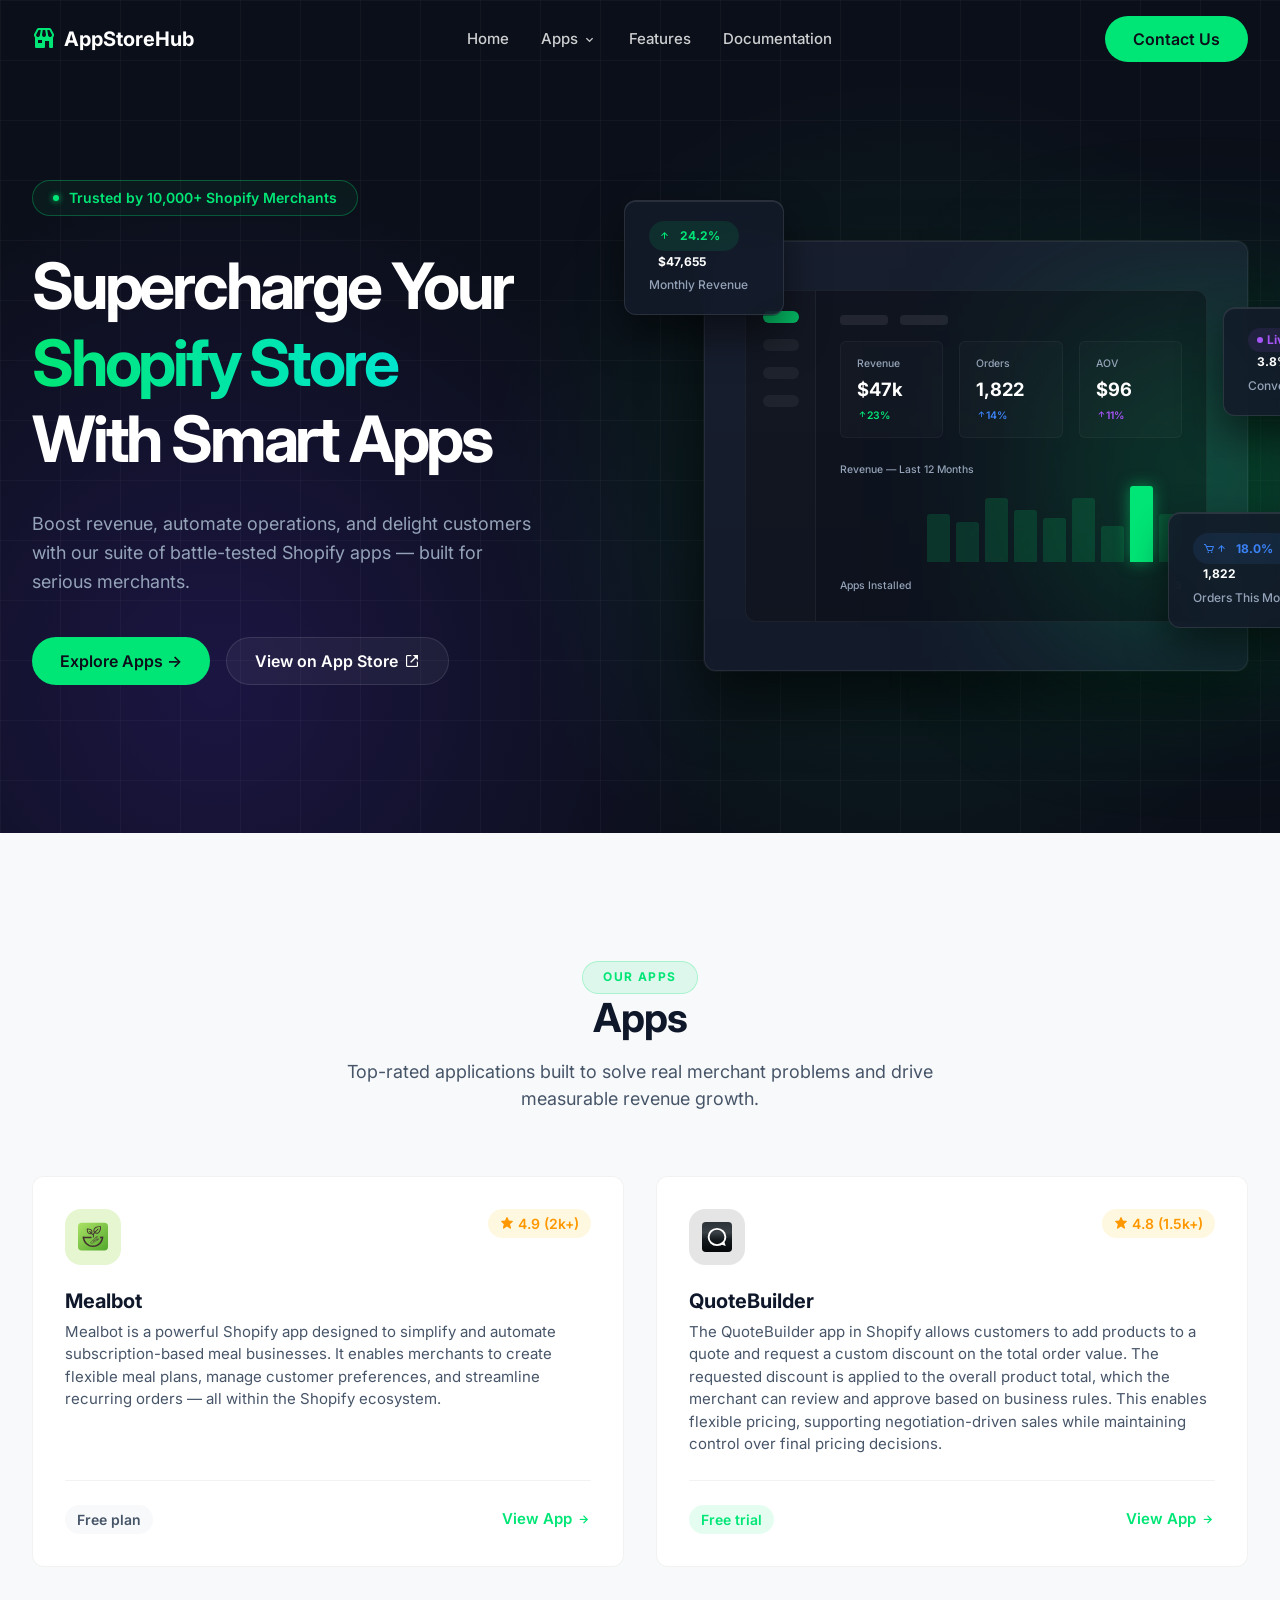
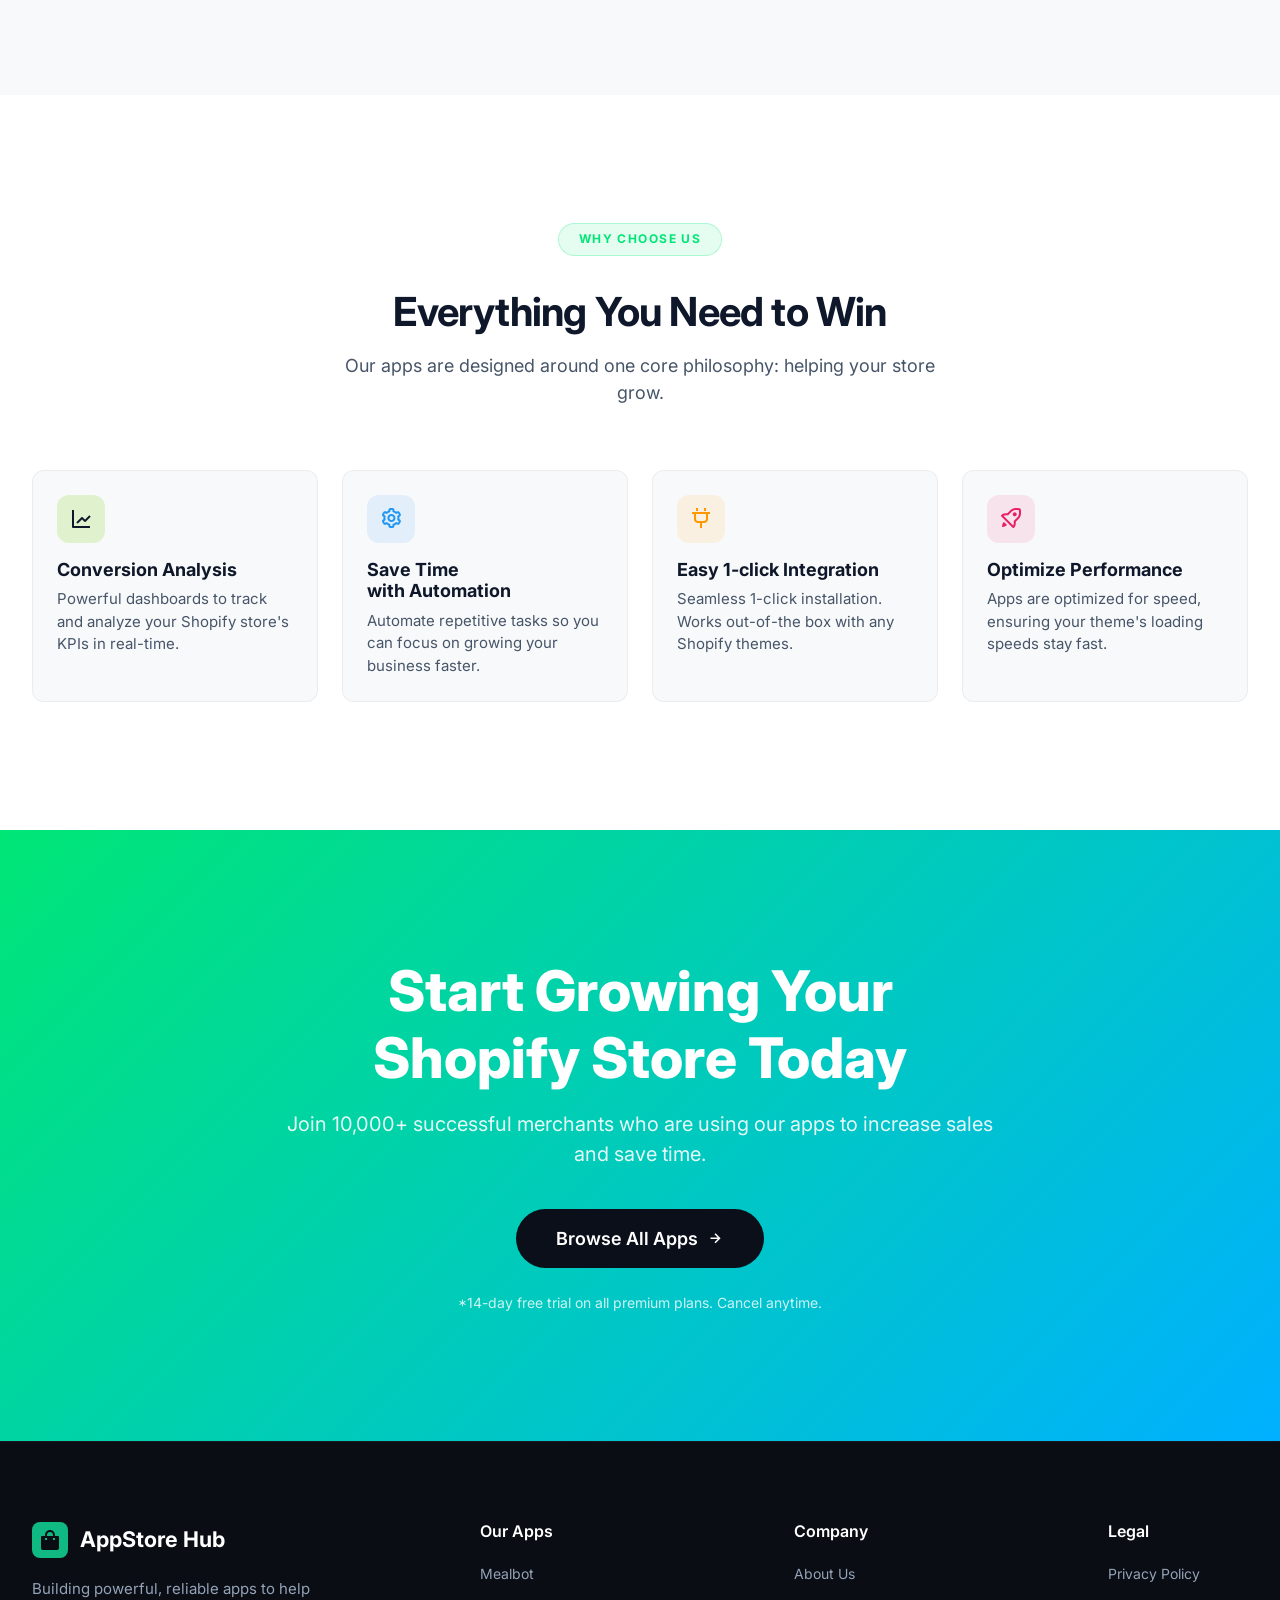
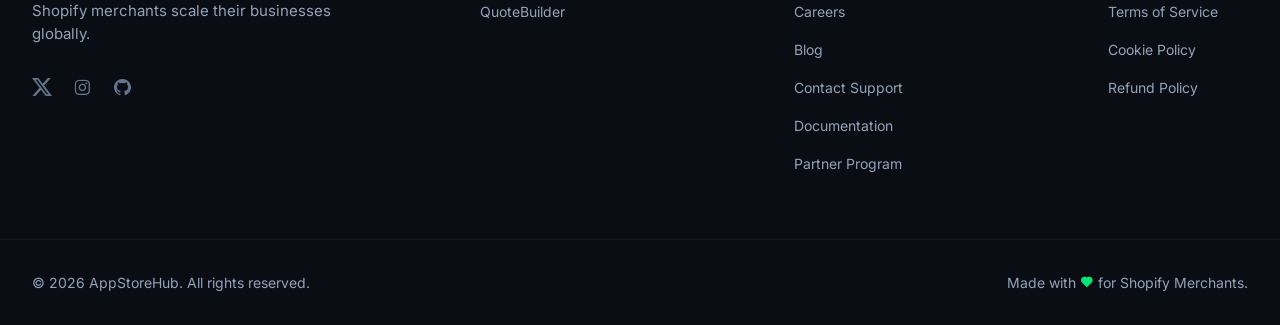
<file: index.html>
<!DOCTYPE html>
<html lang="en">

<head>
    <meta charset="UTF-8">
    <meta name="viewport" content="width=device-width, initial-scale=1.0">
    <title>AppStoreHub - Supercharge Your Shopify Store</title>
    <!-- Google Fonts -->
    <link rel="preconnect" href="https://fonts.googleapis.com">
    <link rel="preconnect" href="https://fonts.gstatic.com" crossorigin>
    <link href="https://fonts.googleapis.com/css2?family=Inter:wght@400;500;600;700&display=swap" rel="stylesheet">
    <!-- BoxIcons for icons -->
    <link href='https://unpkg.com/boxicons@2.1.4/css/boxicons.min.css' rel='stylesheet'>
    <!-- LESS Styles -->
    <link rel="stylesheet" type="text/css" href="./css/styles.css" />
</head>

<body>
    <!-- Navbar -->
    <header>
        <nav class="navbar">
            <div class="container nav-container">
                <a href="#" class="logo">
                    <i class='bx bxs-store'></i>
                    <span>AppStoreHub</span>
                </a>
                <ul class="nav-links">
                    <li><a href="#home">Home</a></li>
                    <li class="has-submenu">
                        <a href="#featured-apps">Apps <i class='bx bx-chevron-down'></i></a>
                        <div class="submenu">
                            <div class="submenu-inner">
                                <a href="mealbot.html" class="submenu-item">
                                    <div class="submenu-icon icon-green"> <svg width="24" height="24"
                                            viewBox="0 0 24 23" fill="none" xmlns="http://www.w3.org/2000/svg">
                                            <rect width="24" height="22.38" rx="3" fill="url(#paint0_linear_110_2)" />
                                            <path
                                                d="M20.2314 11.3485C20.2314 13.5316 19.3641 15.6253 17.8205 17.169C16.2768 18.7127 14.1831 19.5799 12 19.5799C9.81693 19.5799 7.72326 18.7127 6.17958 17.169C4.63591 15.6253 3.76868 13.5316 3.76868 11.3485L5.00662 11.3485C5.00662 13.2033 5.74342 14.9821 7.05494 16.2936C8.36646 17.6051 10.1453 18.3419 12 18.3419C13.8548 18.3419 15.6336 17.6051 16.9451 16.2936C18.2566 14.9821 18.9934 13.2033 18.9934 11.3485L20.2314 11.3485Z"
                                                fill="#433131" />
                                            <path
                                                d="M3.862 11.3486L10.9174 11.3486L10.8698 12.5432L3.862 12.5332V11.3486Z"
                                                fill="#433131" />
                                            <path d="M17.5436 11.3486H20.1194L20.102 12.5432L17.5436 12.5332V11.3486Z"
                                                fill="#433131" />
                                            <path
                                                d="M9.57647 16.2548L15.1077 10.8539L15.1728 11.4644L15.7578 11.4016L11.9385 15.0972L16.2085 12.7424L16.1871 13.2078L16.6807 13.3974L10.2218 16.9794M14.313 11.6251L14.3241 12.2112L15.017 12.0647M15.4849 13.1788L15.2495 13.6677L15.9684 13.7657"
                                                stroke="#523C3C" stroke-width="0.4" />
                                            <path
                                                d="M18.0632 2.8186C18.1563 2.82404 18.2443 2.86308 18.3102 2.92896C18.3761 2.99482 18.4152 3.08306 18.4206 3.17603C18.5609 5.56438 17.8593 7.49621 16.5378 8.38696C16.4952 8.41569 16.4518 8.44343 16.4079 8.46997C15.9509 8.74748 15.4261 8.89351 14.8913 8.89185C14.3381 8.88496 13.7938 8.7484 13.3034 8.49243H13.3024L13.1677 8.67505C12.8734 9.11263 12.715 9.62979 12.7165 10.1604V11.5647C12.7165 11.6654 12.6764 11.762 12.6052 11.8333C12.5339 11.9044 12.4374 11.9445 12.3366 11.9446C12.2357 11.9446 12.1384 11.9045 12.0671 11.8333C11.9959 11.762 11.9557 11.6654 11.9557 11.5647V10.1985L10.7634 9.00708L10.7643 9.0061L10.7624 9.00708C10.413 9.17998 10.0292 9.27275 9.63934 9.27759C9.23772 9.27756 8.84337 9.16651 8.50067 8.95728C7.46237 8.32859 6.90511 6.87715 7.01141 5.07544C7.01694 4.98258 7.0569 4.89513 7.12274 4.82935C7.18858 4.76363 7.27594 4.72353 7.36884 4.71802C9.17234 4.61228 10.6254 5.16887 11.2546 6.2063C11.6605 6.8793 11.6747 7.68968 11.3024 8.46704H11.3005L11.3024 8.46899L12.0778 9.24731L12.0798 9.24634C12.2095 8.7742 12.4403 8.33603 12.7556 7.96118L12.7565 7.96216L12.7556 7.96021C12.2017 6.88496 12.2002 5.7574 12.7624 4.82935C13.0817 4.30279 13.5605 3.86826 14.1638 3.53833C14.2642 3.48337 14.368 3.43117 14.4753 3.38208C15.441 2.94006 16.6751 2.73822 18.0632 2.8186ZM10.7184 7.88306C10.8694 7.4257 10.8324 6.98166 10.6013 6.60083C10.1579 5.86982 9.10879 5.45463 7.75848 5.46606V5.40845L7.75751 5.46704C7.7475 6.81598 8.16165 7.86394 8.89325 8.30688C9.27528 8.53799 9.72016 8.57639 10.1784 8.42505V8.42212L9.01532 7.26001C8.94706 7.18815 8.90956 7.09247 8.91083 6.99341C8.91213 6.89436 8.95206 6.7998 9.02216 6.72974C9.09233 6.65963 9.18758 6.61968 9.2868 6.61841C9.38587 6.61726 9.48157 6.65472 9.55341 6.7229L10.7175 7.88599V7.88501L10.7184 7.88306ZM17.6755 3.56177C15.7832 3.51758 14.279 4.05166 13.5505 5.02173C13.5019 5.08636 13.4572 5.15346 13.4157 5.22192L13.3464 5.34204C13.0239 5.95322 13.0177 6.65843 13.32 7.37329H13.321L15.8815 4.8186C15.9535 4.75032 16.0499 4.71284 16.1491 4.71411C16.2482 4.71542 16.3427 4.75552 16.4128 4.82544C16.4829 4.89545 16.5227 4.99012 16.5241 5.08911C16.5254 5.1882 16.4879 5.28385 16.4196 5.35571L13.86 7.91431L13.862 7.91626H13.86C14.5753 8.21683 15.2803 8.20924 15.8923 7.88892C15.9332 7.86749 15.9743 7.84479 16.0143 7.82056C17.1122 7.15613 17.7222 5.57868 17.6765 3.56274H17.696L17.6755 3.56177Z"
                                                fill="#433131" stroke="white" stroke-width="0.00185804" />
                                            <defs>
                                                <linearGradient id="paint0_linear_110_2" x1="2.01" y1="-4.6413e-07"
                                                    x2="20.3461" y2="23.0435" gradientUnits="userSpaceOnUse">
                                                    <stop stop-color="#A8E063" />
                                                    <stop offset="1" stop-color="#56AB2F" />
                                                </linearGradient>
                                            </defs>
                                        </svg></div>
                                    <div class="submenu-text">
                                        <h4>Mealbot</h4>
                                        <p>AI-powered meal planning</p>
                                    </div>
                                </a>
                                <a href="quotebuilder.html" class="submenu-item">
                                    <div class="submenu-icon icon-black"> <svg width="24" height="24"
                                            viewBox="0 0 24 24" fill="none" xmlns="http://www.w3.org/2000/svg">
                                            <rect width="24" height="24" rx="3" fill="url(#paint0_linear_111_9)" />
                                            <path d="M18.9796 19.23L15.3096 17.9L17.8296 15.74L18.9796 19.23Z"
                                                fill="#FFFEFE" />
                                            <path
                                                d="M12 5.48631C15.7248 5.48631 18.71 8.42131 18.71 12C18.71 15.5787 15.7248 18.5137 12 18.5137C8.27521 18.5136 5.29004 15.5787 5.29004 12C5.29005 8.42132 8.27521 5.48633 12 5.48631Z"
                                                stroke="white" stroke-width="1.5" />
                                            <defs>
                                                <linearGradient id="paint0_linear_111_9" x1="12" y1="0" x2="12" y2="24"
                                                    gradientUnits="userSpaceOnUse">
                                                    <stop stop-color="#2C3338" />
                                                    <stop offset="0.35" stop-color="#3A4146" />
                                                    <stop offset="0.6" stop-color="#12181C" />
                                                    <stop offset="1" stop-color="#050708" />
                                                </linearGradient>
                                            </defs>
                                        </svg></div>
                                    <div class="submenu-text">
                                        <h4>QuoteBuilder</h4>
                                        <p>Custom quotes & discounts</p>
                                    </div>
                                </a>
                                <!-- <a href="#" class="submenu-item">
                                    <div class="submenu-icon icon-green"><i class='bx bxs-star'></i></div>
                                    <div class="submenu-text">
                                        <h4>Reviews Showcase</h4>
                                        <p>Display customer proof</p>
                                    </div>
                                </a>
                                <div class="submenu-footer">
                                    <a href="#featured-apps">View all apps <i class='bx bx-right-arrow-alt'></i></a>
                                </div> -->
                            </div>
                        </div>
                    </li>
                    <li><a href="#why-choose-us">Features</a></li>
                    <li><a href="documentation.html">Documentation</a></li>

                    <!-- <li><a href="#testimonials">Testimonials</a></li>
                    <li><a href="#footer">Contact</a></li> -->
                </ul>
                <a href="#" class="btn btn-primary">Contact Us</a>
                <!-- Hamburger -->
                <button class="hamburger" id="hamburger" aria-label="Open menu">
                    <span></span><span></span><span></span>
                </button>
            </div>
            <!-- Mobile Drawer -->
            <div class="mobile-drawer" id="mobile-drawer">
                <a href="#home" class="mobile-nav-link">Home</a>
                <a href="#featured-apps" class="mobile-nav-link">Apps</a>
                <a href="#why-choose-us" class="mobile-nav-link">Features</a>
                <a href="#featured-apps" class="btn btn-primary mobile-cta">Contact Us</a>
            </div>
        </nav>
    </header>
    <main>
        <!-- Hero Section -->
        <section class="hero" id="home">
            <div class="hero-bg-glow"></div>
            <div class="container hero-container">
                <div class="hero-content">
                    <div class="badge">
                        <span class="status-dot"></span> Trusted by 10,000+ Shopify Merchants
                    </div>
                    <h1 class="hero-title">
                        Supercharge Your <p class="text-gradient">Shopify Store</p> With Smart Apps
                    </h1>
                    <p class="hero-description">
                        Boost revenue, automate operations, and delight customers with our suite of battle-tested
                        Shopify apps — built for serious merchants.
                    </p>
                    <div class="hero-buttons">
                        <a href="#featured-apps" class="btn btn-primary">Explore Apps &rarr;</a>
                        <a href="#" class="btn btn-outline">View on App Store <i
                                class='bx bx-link-external icon-link-external'></i></a>
                    </div>
                </div>
                <div class="hero-visual">
                    <div class="dashboard-mockup">
                        <div class="mockup-body mockup-new-layout">
                            <!-- Floating Card Top Left -->
                            <div class="sales-card top-left">
                                <span class="trend-up"><i class='bx bx-up-arrow-alt'></i> <span class="counter"
                                        data-target="24.5" data-suffix="%">0</span></span>
                                <h3><span class="counter" data-target="48290" data-prefix="$"
                                        data-separator=",">0</span></h3>
                                <p>Monthly Revenue</p>
                            </div>

                            <!-- Inner Container with Sidebar Layout -->
                            <div class="dashboard-grid layout-sidebar-main">
                                <!-- Sidebar -->
                                <div class="dash-sidebar">
                                    <div class="side-item active"></div>
                                    <div class="side-item"></div>
                                    <div class="side-item"></div>
                                    <div class="side-item"></div>
                                </div>

                                <!-- Main Content Area -->
                                <div class="dash-main-area">
                                    <div class="dash-top-tabs">
                                        <div class="tab-ph"></div>
                                        <div class="tab-ph"></div>
                                    </div>
                                    <div class="dash-row dash-row-mt">
                                        <div class="dash-box dash-small">
                                            <div class="dash-box-label">Revenue</div>
                                            <div class="dash-box-value text-green"><span class="counter"
                                                    data-target="48" data-prefix="$" data-suffix="k">0</span></div>
                                            <div class="dash-trend text-green"><i class='bx bx-up-arrow-alt'></i> <span
                                                    class="counter" data-target="24" data-suffix="%">0</span></div>
                                        </div>
                                        <div class="dash-box dash-small">
                                            <div class="dash-box-label">Orders</div>
                                            <div class="dash-box-value text-blue"><span class="counter"
                                                    data-target="1847" data-separator=",">0</span></div>
                                            <div class="dash-trend text-blue"><i class='bx bx-up-arrow-alt'></i> <span
                                                    class="counter" data-target="15" data-suffix="%">0</span></div>
                                        </div>
                                        <div class="dash-box dash-small">
                                            <div class="dash-box-label">AOV</div>
                                            <div class="dash-box-value text-purple"><span class="counter"
                                                    data-target="98" data-prefix="$">0</span></div>
                                            <div class="dash-trend text-purple"><i class='bx bx-up-arrow-alt'></i> <span
                                                    class="counter" data-target="12" data-suffix="%">0</span></div>
                                        </div>
                                    </div>
                                    <div class="dash-chart-container dash-chart-container-mt">
                                        <div class="dash-box-label dash-box-label-mb">Revenue — Last 12 Months</div>
                                        <div class="dash-chart">
                                            <div class="bar"></div>
                                            <div class="bar"></div>
                                            <div class="bar"></div>
                                            <div class="bar h-60"></div>
                                            <div class="bar h-50"></div>
                                            <div class="bar h-80"></div>
                                            <div class="bar h-65"></div>
                                            <div class="bar h-55"></div>
                                            <div class="bar h-80"></div>
                                            <div class="bar h-45"></div>
                                            <div class="bar bar-active h-95"></div>
                                            <div class="bar h-60"></div>
                                        </div>
                                        <div class="dash-box-footer-row">
                                            <div class="dash-box-label">Apps Installed</div>
                                            <div class="dash-box-label text-green">3</div>
                                        </div>
                                    </div>
                                </div>
                            </div>

                            <!-- Floating Cards Right -->
                            <div class="sales-card side-card side-top">
                                <span class="trend-purple bg-purple-tint">
                                    <div class="status-dot-purple"></div> Live
                                </span>
                                <h3><span class="counter" data-target="3.8" data-suffix="%">0</span></h3>
                                <p>Conversion Rate</p>
                            </div>
                            <div class="sales-card side-card side-bottom">
                                <span class="trend-blue"><i class='bx bx-cart'></i> <i class='bx bx-up-arrow-alt'></i>
                                    <span class="counter" data-target="18.2" data-suffix="%">0</span></span>
                                <h3><span class="counter" data-target="1847" data-separator=",">0</span></h3>
                                <p>Orders This Month</p>
                            </div>
                        </div>
                    </div>
                </div>
            </div>
        </section>
        <!-- Featured Apps -->
        <section class="featured-apps" id="featured-apps">
            <div class="container">
                <div class="text-center"><span class="header-badge section-badge">Our Apps</span></div>
                <h2 class="section-title text-center">Apps</h2>
                <p class="section-subtitle">Top-rated applications built to solve real merchant problems and drive
                    measurable revenue growth.</p>

                <div class="apps-grid">
                    <!-- App 1 -->
                    <div class="app-card">
                        <div class="app-card-header">
                            <div class="app-icon icon-green">

                                <svg width="30" height="30" viewBox="0 0 24 23" fill="none"
                                    xmlns="http://www.w3.org/2000/svg">
                                    <rect width="24" height="22.38" rx="3" fill="url(#paint0_linear_110_2)" />
                                    <path
                                        d="M20.2314 11.3485C20.2314 13.5316 19.3641 15.6253 17.8205 17.169C16.2768 18.7127 14.1831 19.5799 12 19.5799C9.81693 19.5799 7.72326 18.7127 6.17958 17.169C4.63591 15.6253 3.76868 13.5316 3.76868 11.3485L5.00662 11.3485C5.00662 13.2033 5.74342 14.9821 7.05494 16.2936C8.36646 17.6051 10.1453 18.3419 12 18.3419C13.8548 18.3419 15.6336 17.6051 16.9451 16.2936C18.2566 14.9821 18.9934 13.2033 18.9934 11.3485L20.2314 11.3485Z"
                                        fill="#433131" />
                                    <path d="M3.862 11.3486L10.9174 11.3486L10.8698 12.5432L3.862 12.5332V11.3486Z"
                                        fill="#433131" />
                                    <path d="M17.5436 11.3486H20.1194L20.102 12.5432L17.5436 12.5332V11.3486Z"
                                        fill="#433131" />
                                    <path
                                        d="M9.57647 16.2548L15.1077 10.8539L15.1728 11.4644L15.7578 11.4016L11.9385 15.0972L16.2085 12.7424L16.1871 13.2078L16.6807 13.3974L10.2218 16.9794M14.313 11.6251L14.3241 12.2112L15.017 12.0647M15.4849 13.1788L15.2495 13.6677L15.9684 13.7657"
                                        stroke="#523C3C" stroke-width="0.4" />
                                    <path
                                        d="M18.0632 2.8186C18.1563 2.82404 18.2443 2.86308 18.3102 2.92896C18.3761 2.99482 18.4152 3.08306 18.4206 3.17603C18.5609 5.56438 17.8593 7.49621 16.5378 8.38696C16.4952 8.41569 16.4518 8.44343 16.4079 8.46997C15.9509 8.74748 15.4261 8.89351 14.8913 8.89185C14.3381 8.88496 13.7938 8.7484 13.3034 8.49243H13.3024L13.1677 8.67505C12.8734 9.11263 12.715 9.62979 12.7165 10.1604V11.5647C12.7165 11.6654 12.6764 11.762 12.6052 11.8333C12.5339 11.9044 12.4374 11.9445 12.3366 11.9446C12.2357 11.9446 12.1384 11.9045 12.0671 11.8333C11.9959 11.762 11.9557 11.6654 11.9557 11.5647V10.1985L10.7634 9.00708L10.7643 9.0061L10.7624 9.00708C10.413 9.17998 10.0292 9.27275 9.63934 9.27759C9.23772 9.27756 8.84337 9.16651 8.50067 8.95728C7.46237 8.32859 6.90511 6.87715 7.01141 5.07544C7.01694 4.98258 7.0569 4.89513 7.12274 4.82935C7.18858 4.76363 7.27594 4.72353 7.36884 4.71802C9.17234 4.61228 10.6254 5.16887 11.2546 6.2063C11.6605 6.8793 11.6747 7.68968 11.3024 8.46704H11.3005L11.3024 8.46899L12.0778 9.24731L12.0798 9.24634C12.2095 8.7742 12.4403 8.33603 12.7556 7.96118L12.7565 7.96216L12.7556 7.96021C12.2017 6.88496 12.2002 5.7574 12.7624 4.82935C13.0817 4.30279 13.5605 3.86826 14.1638 3.53833C14.2642 3.48337 14.368 3.43117 14.4753 3.38208C15.441 2.94006 16.6751 2.73822 18.0632 2.8186ZM10.7184 7.88306C10.8694 7.4257 10.8324 6.98166 10.6013 6.60083C10.1579 5.86982 9.10879 5.45463 7.75848 5.46606V5.40845L7.75751 5.46704C7.7475 6.81598 8.16165 7.86394 8.89325 8.30688C9.27528 8.53799 9.72016 8.57639 10.1784 8.42505V8.42212L9.01532 7.26001C8.94706 7.18815 8.90956 7.09247 8.91083 6.99341C8.91213 6.89436 8.95206 6.7998 9.02216 6.72974C9.09233 6.65963 9.18758 6.61968 9.2868 6.61841C9.38587 6.61726 9.48157 6.65472 9.55341 6.7229L10.7175 7.88599V7.88501L10.7184 7.88306ZM17.6755 3.56177C15.7832 3.51758 14.279 4.05166 13.5505 5.02173C13.5019 5.08636 13.4572 5.15346 13.4157 5.22192L13.3464 5.34204C13.0239 5.95322 13.0177 6.65843 13.32 7.37329H13.321L15.8815 4.8186C15.9535 4.75032 16.0499 4.71284 16.1491 4.71411C16.2482 4.71542 16.3427 4.75552 16.4128 4.82544C16.4829 4.89545 16.5227 4.99012 16.5241 5.08911C16.5254 5.1882 16.4879 5.28385 16.4196 5.35571L13.86 7.91431L13.862 7.91626H13.86C14.5753 8.21683 15.2803 8.20924 15.8923 7.88892C15.9332 7.86749 15.9743 7.84479 16.0143 7.82056C17.1122 7.15613 17.7222 5.57868 17.6765 3.56274H17.696L17.6755 3.56177Z"
                                        fill="#433131" stroke="white" stroke-width="0.00185804" />
                                    <defs>
                                        <linearGradient id="paint0_linear_110_2" x1="2.01" y1="-4.6413e-07" x2="20.3461"
                                            y2="23.0435" gradientUnits="userSpaceOnUse">
                                            <stop stop-color="#A8E063" />
                                            <stop offset="1" stop-color="#56AB2F" />
                                        </linearGradient>
                                    </defs>
                                </svg>
                            </div>
                            <div class="app-rating">
                                <i class='bx bxs-star'></i> 4.9 (2k+)
                            </div>
                        </div>
                        <h3 class="app-title">Mealbot</h3>
                        <p class="app-description">Mealbot is a powerful Shopify app designed to simplify and automate
                            subscription-based meal businesses. It enables merchants to create flexible meal plans,
                            manage customer preferences, and streamline recurring orders — all within the Shopify
                            ecosystem.</p>
                        <div class="app-card-footer">
                            <span class="price-tag">Free plan</span>
                            <a href="mealbot.html" class="app-link">View App <i class='bx bx-right-arrow-alt'></i></a>
                        </div>
                    </div>

                    <!-- App 2 -->
                    <div class="app-card">
                        <div class="app-card-header">
                            <div class="app-icon icon-black">
                                <svg width="30" height="30" viewBox="0 0 24 24" fill="none"
                                    xmlns="http://www.w3.org/2000/svg">
                                    <rect width="24" height="24" rx="3" fill="url(#paint0_linear_111_9)" />
                                    <path d="M18.9796 19.23L15.3096 17.9L17.8296 15.74L18.9796 19.23Z" fill="#FFFEFE" />
                                    <path
                                        d="M12 5.48631C15.7248 5.48631 18.71 8.42131 18.71 12C18.71 15.5787 15.7248 18.5137 12 18.5137C8.27521 18.5136 5.29004 15.5787 5.29004 12C5.29005 8.42132 8.27521 5.48633 12 5.48631Z"
                                        stroke="white" stroke-width="1.5" />
                                    <defs>
                                        <linearGradient id="paint0_linear_111_9" x1="12" y1="0" x2="12" y2="24"
                                            gradientUnits="userSpaceOnUse">
                                            <stop stop-color="#2C3338" />
                                            <stop offset="0.35" stop-color="#3A4146" />
                                            <stop offset="0.6" stop-color="#12181C" />
                                            <stop offset="1" stop-color="#050708" />
                                        </linearGradient>
                                    </defs>
                                </svg>


                            </div>
                            <div class="app-rating">
                                <i class='bx bxs-star'></i> 4.8 (1.5k+)
                            </div>
                        </div>
                        <h3 class="app-title">QuoteBuilder</h3>
                        <p class="app-description">The QuoteBuilder app in Shopify allows customers to add products to a
                            quote and request a custom discount on the total order value. The requested discount is
                            applied to the overall product total, which the merchant can review and approve based on
                            business rules. This enables flexible pricing, supporting negotiation-driven sales while
                            maintaining control over final pricing decisions.</p>
                        <div class="app-card-footer">
                            <span class="price-tag active">Free trial</span>
                            <a href="quotebuilder.html" class="app-link">View App <i
                                    class='bx bx-right-arrow-alt'></i></a>
                        </div>
                    </div>
                </div>
            </div>
        </section>
        <!-- Why Choose Us / Win Section -->
        <section class="why-choose-us" id="why-choose-us">
            <div class="container">
                <div class="text-center badge-center"><span class="header-badge section-badge">Why Choose Us</span>
                </div>
                <h2 class="section-title text-center">Everything You Need to Win</h2>
                <p class="section-subtitle">Our apps are designed around one core philosophy: helping your store grow.
                </p>

                <div class="features-grid">
                    <!-- Feature 1 -->
                    <div class="feature-card">
                        <div class="feature-icon icon-green">
                            <i class='bx bx-line-chart'></i>
                        </div>
                        <h3 class="feature-title">Conversion Analysis</h3>
                        <p class="feature-description">Powerful dashboards to track and analyze your Shopify store's
                            KPIs in real-time.</p>
                    </div>
                    <!-- Feature 2 -->
                    <div class="feature-card">
                        <div class="feature-icon icon-blue">
                            <i class='bx bx-cog'></i>
                        </div>
                        <h3 class="feature-title">Save Time with Automation</h3>
                        <p class="feature-description">Automate repetitive tasks so you can focus on growing your
                            business faster.</p>
                    </div>
                    <!-- Feature 3 -->
                    <div class="feature-card">
                        <div class="feature-icon icon-orange">
                            <i class='bx bx-plug'></i>
                        </div>
                        <h3 class="feature-title">Easy 1-click Integration</h3>
                        <p class="feature-description">Seamless 1-click installation. Works out-of-the box with any
                            Shopify themes.</p>
                    </div>
                    <!-- Feature 4 -->
                    <div class="feature-card">
                        <div class="feature-icon icon-pink">
                            <i class='bx bx-rocket'></i>
                        </div>
                        <h3 class="feature-title">Optimize Performance</h3>
                        <p class="feature-description">Apps are optimized for speed, ensuring your theme's loading
                            speeds stay fast.</p>
                    </div>
                </div>
            </div>
        </section>
        <!-- Testimonials Section -->
        <!-- <section class="testimonials" id="testimonials">
            <div class="container">
                <div class="section-badge header-badge section-badge text-center" style="margin: 0 auto 1rem auto; display: table;">Merchant Stories</div>
                <h2 class="section-title text-center text-light">What Our Merchants Say</h2>
                <p class="section-subtitle text-muted">Join thousands of successful merchants who trust our apps to run and scale their businesses.</p>
                
                <div class="testimonials-grid">

                    <div class="testimonial-card">
                        <div class="stars">
                            <i class='bx bxs-star'></i><i class='bx bxs-star'></i><i class='bx bxs-star'></i><i class='bx bxs-star'></i><i class='bx bxs-star'></i>
                        </div>
                        <p class="review-text">"I've been using their Sales Booster app for over a year now. It's increased my revenue by 20% without me having to lift a finger. The support team is also incredibly helpful!"</p>
                        <div class="author">
                            <div class="avatar bg-blue">AJ</div>
                            <div class="author-info">
                                <h4>Alex Johnson</h4>
                                <p>CEO, TechGadgets Store</p>
                            </div>
                        </div>
                    </div>


                    <div class="testimonial-card active-card">
                        <div class="stars">
                            <i class='bx bxs-star'></i><i class='bx bxs-star'></i><i class='bx bxs-star'></i><i class='bx bxs-star'></i><i class='bx bxs-star'></i>
                        </div>
                        <p class="review-text">"These amazing Shopify apps have practically run my store completely. The automation saves me hours every week, giving me time back to actually run my business."</p>
                        <div class="author">
                            <div class="avatar bg-green">MC</div>
                            <div class="author-info">
                                <h4>Maria Chen</h4>
                                <p>Founder, Beauty Aura</p>
                            </div>
                        </div>
                    </div>


                    <div class="testimonial-card">
                        <div class="stars">
                            <i class='bx bxs-star'></i><i class='bx bxs-star'></i><i class='bx bxs-star'></i><i class='bx bxs-star'></i><i class='bx bxs-star'></i>
                        </div>
                        <p class="review-text">"The SEO Optimizer app has completely changed our organic traffic. We are now consistently on the first page for over 20 of our main product keywords and it keeps improving."</p>
                        <div class="author">
                            <div class="avatar bg-purple">SD</div>
                            <div class="author-info">
                                <h4>Sarah Davis</h4>
                                <p>Director, Home Essentials</p>
                            </div>
                        </div>
                    </div>
                </div>
            </div>
        </section> -->

        <!-- CTA Section -->
        <section class="cta" id="cta">
            <div class="container cta-container">
                <h2 class="cta-title">Start Growing Your<br>Shopify Store Today</h2>
                <p class="cta-subtitle">Join 10,000+ successful merchants who are using our apps to increase sales and
                    save time.</p>
                <a href="#featured-apps" class="btn btn-dark btn-lg">Browse All Apps <i
                        class='bx bx-right-arrow-alt'></i></a>
                <p class="cta-guarantee">*14-day free trial on all premium plans. Cancel anytime.</p>
            </div>
        </section>
    </main>
    <!-- Footer -->
    <footer id="footer" class="footer">
        <div class="container footer-container">
            <div class="footer-brand">
                <a href="#" class="logo text-light">
                    <span class="logo-box bg-green"><i class='bx bxs-shopping-bag' style='color:#0a0d14'></i></span>
                    <span>AppStore Hub</span>
                </a>
                <p>Building powerful, reliable apps to help Shopify merchants scale their businesses globally.</p>
                <div class="social-links">
                    <a href="#"><svg xmlns="http://www.w3.org/2000/svg" width="20" height="20" fill="currentColor"
                            viewBox="0 0 16 16">
                            <path
                                d="M12.6.75h2.454l-5.36 6.142L16 15.25h-4.937l-3.867-5.07-4.425 5.07H.316l5.733-6.57L0 .75h5.063l3.495 4.633L12.601.75Zm-.86 13.028h1.36L4.323 2.145H2.865l8.875 11.633Z" />
                        </svg></a>
                    <a href="#"><i class='bx bxl-instagram'></i></a>
                    <a href="#"><i class='bx bxl-github'></i></a>
                </div>
            </div>
            <div class="footer-links">
                <div class="link-column">
                    <h4>Our Apps</h4>
                    <ul>
                        <li><a href="mealbot.html">Mealbot</a></li>
                        <li><a href="quotebuilder.html">QuoteBuilder</a></li>
                    </ul>
                </div>
                <div class="link-column">
                    <h4>Company</h4>
                    <ul>
                        <li><a href="#">About Us</a></li>
                        <li><a href="#">Careers</a></li>
                        <li><a href="#">Blog</a></li>
                        <li><a href="#">Contact Support</a></li>
                        <li><a href="documentation.html">Documentation</a></li>

                        <li><a href="#">Partner Program</a></li>
                    </ul>
                </div>
                <div class="link-column">
                    <h4>Legal</h4>
                    <ul>
                        <li><a href="#">Privacy Policy</a></li>
                        <li><a href="#">Terms of Service</a></li>
                        <li><a href="#">Cookie Policy</a></li>
                        <li><a href="#">Refund Policy</a></li>
                    </ul>
                </div>
            </div>
        </div>
        <div class="container copyright">
            <p>&copy; 2026 AppStoreHub. All rights reserved.</p>
            <p>Made with <i class='bx bxs-heart text-green'></i> for Shopify Merchants.</p>
        </div>
        <!-- Scripts -->
        <script src="./script/index.js"></script>

</body>

</html>
</file>
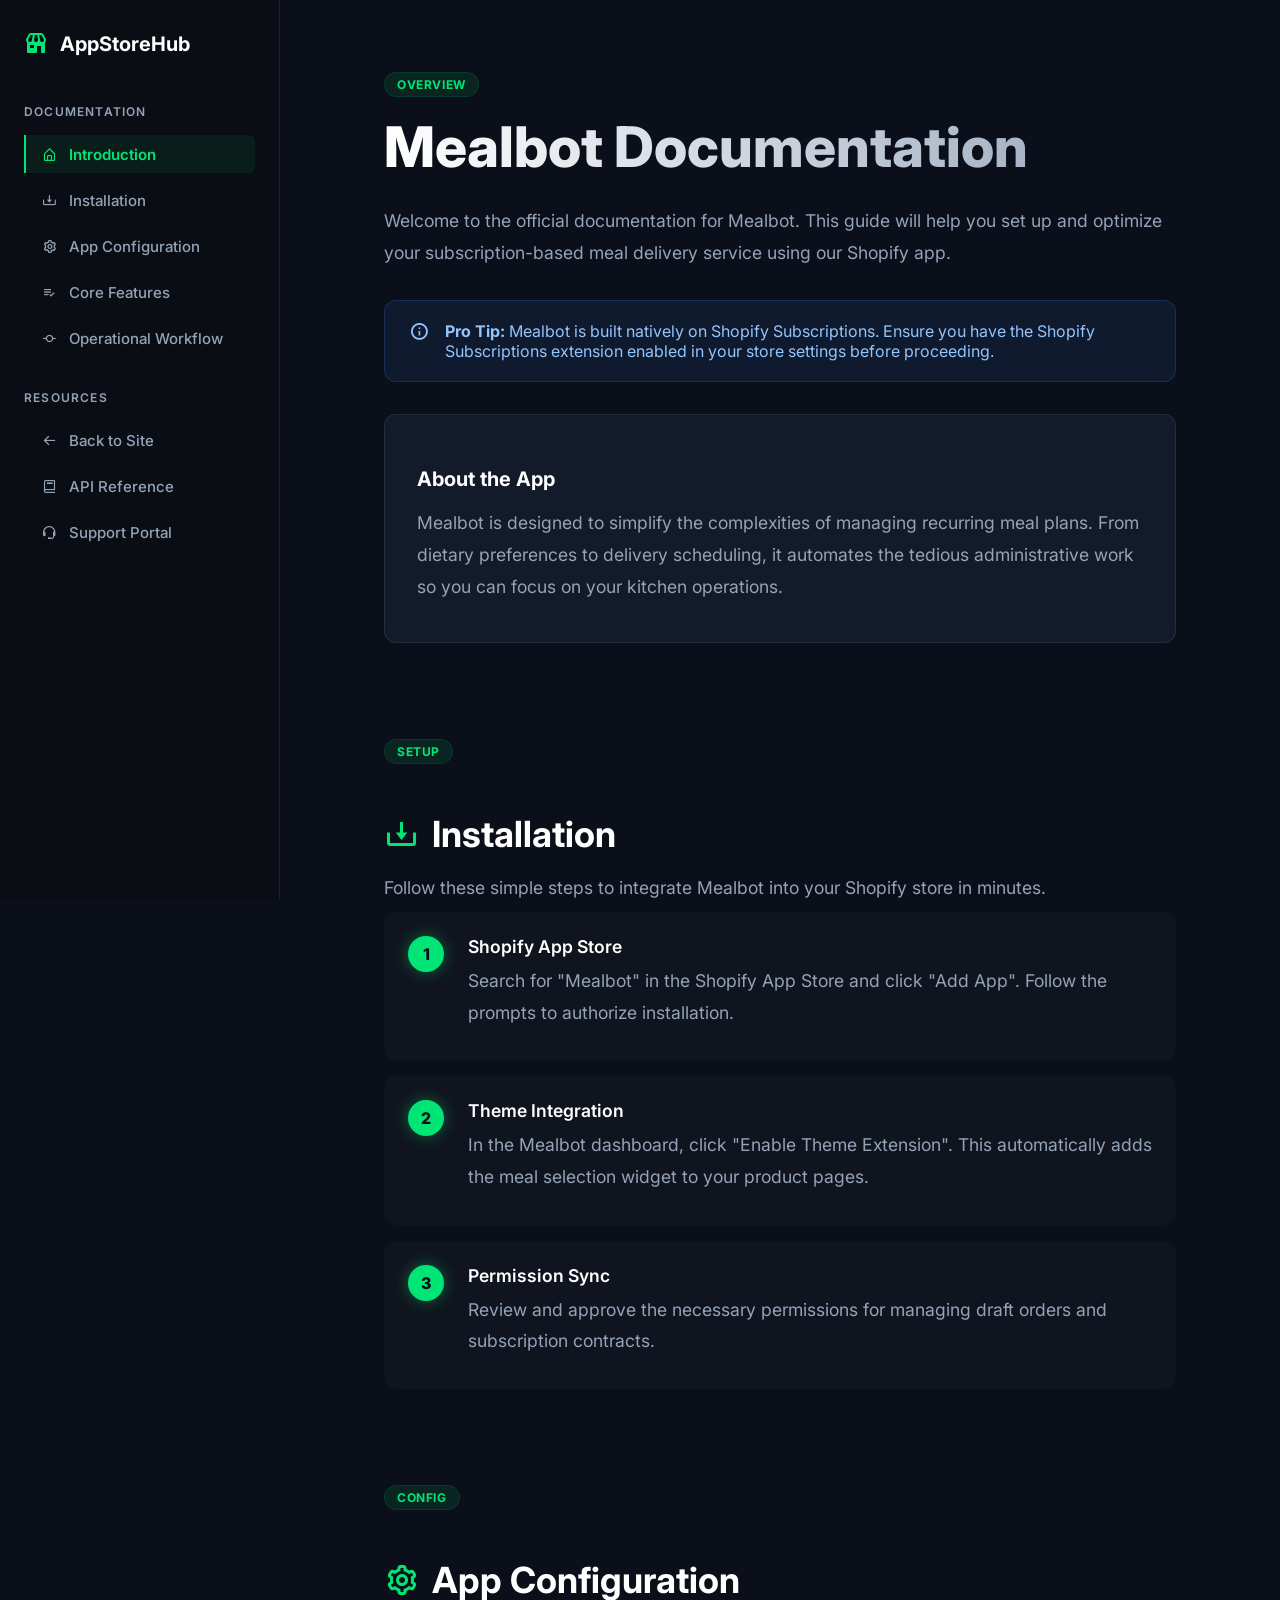
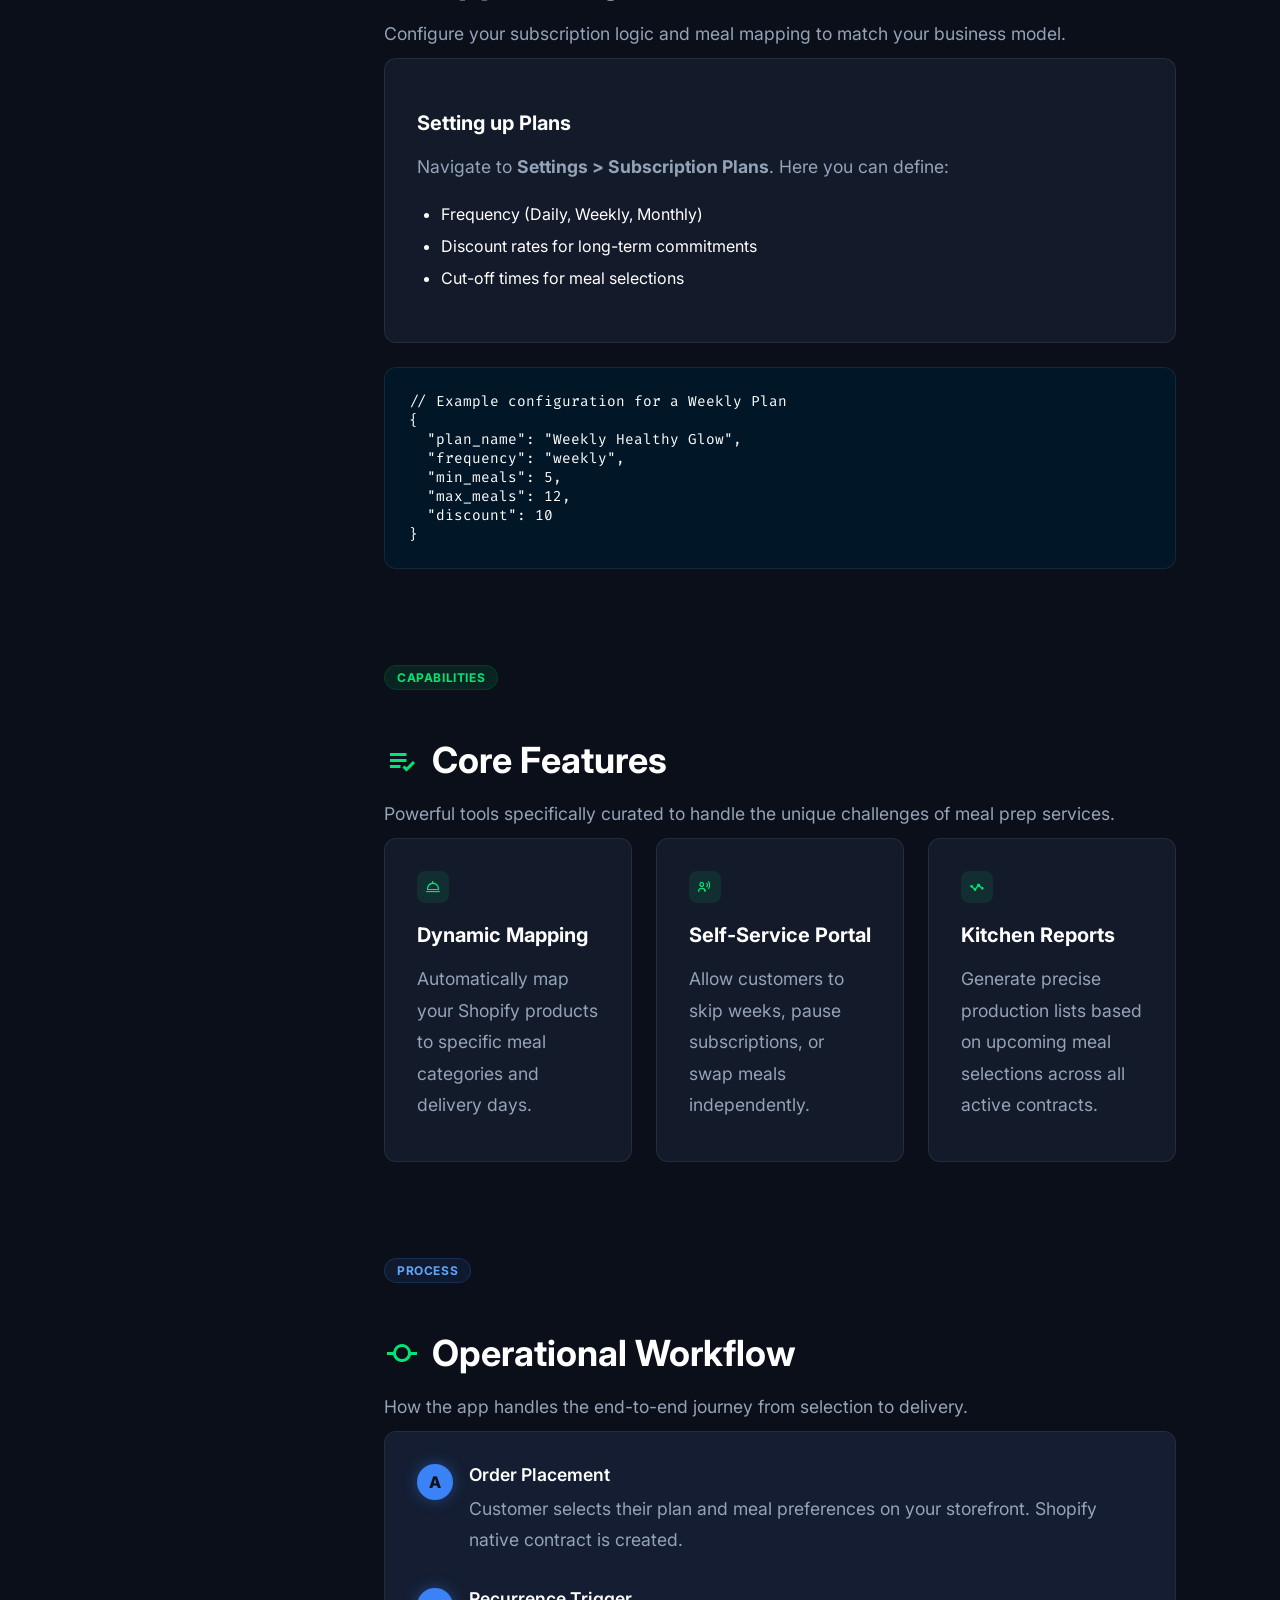
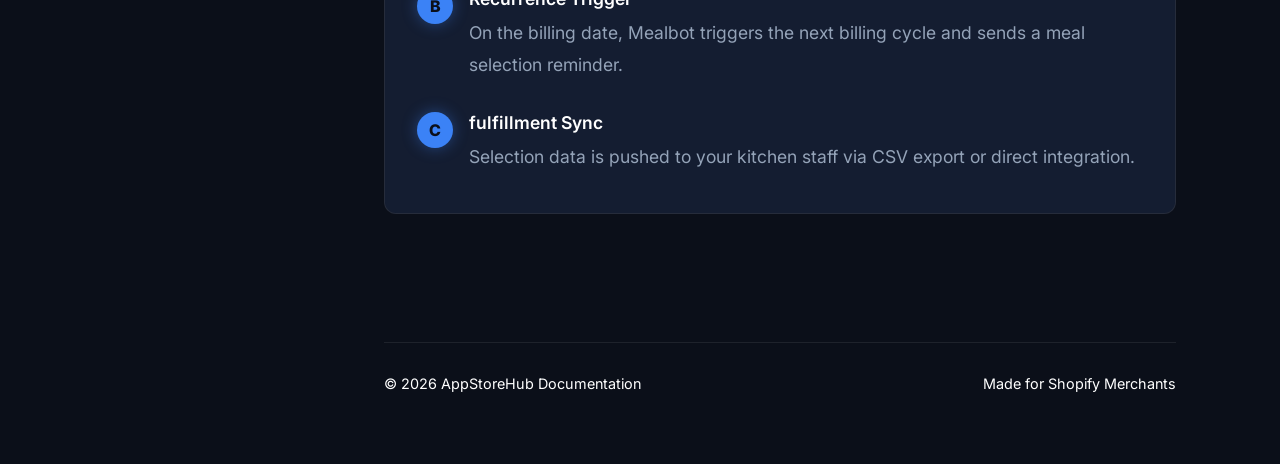
<file: documentation.html>
<!DOCTYPE html>
<html lang="en">
<head>
    <meta charset="UTF-8">
    <meta name="viewport" content="width=device-width, initial-scale=1.0">
    <title>App Documentation - AppStoreHub</title>
    <!-- Google Fonts -->
    <link rel="preconnect" href="https://fonts.googleapis.com">
    <link rel="preconnect" href="https://fonts.gstatic.com" crossorigin>
    <link href="https://fonts.googleapis.com/css2?family=Inter:wght@400;500;600;700;800&family=Fira+Code&display=swap" rel="stylesheet">
    <!-- BoxIcons -->
    <link href='https://unpkg.com/boxicons@2.1.4/css/boxicons.min.css' rel='stylesheet'>
    <!-- Styles -->
    <link rel="stylesheet" href="./css/docs.css">
</head>
<body class="docs-page">

    <button class="docs-hamburger" aria-label="Menu">
        <i class='bx bx-menu'></i>
    </button>

    <div class="docs-layout">
        <!-- Sidebar -->
        <aside class="docs-sidebar">
            <a href="index.html" class="docs-logo">
                <i class='bx bxs-store'></i>
                <span>AppStoreHub</span>
            </a>

            <nav class="docs-nav-group">
                <div class="docs-nav-label">Documentation</div>
                <ul class="docs-nav-links">
                    <li><a href="#introduction" class="active"><i class='bx bx-home-alt'></i> Introduction</a></li>
                    <li><a href="#installation"><i class='bx bx-download'></i> Installation</a></li>
                    <li><a href="#configuration"><i class='bx bx-cog'></i> App Configuration</a></li>
                    <li><a href="#features"><i class='bx bx-list-check'></i> Core Features</a></li>
                    <li><a href="#workflow"><i class='bx bx-git-commit'></i> Operational Workflow</a></li>

                </ul>
            </nav>

            <nav class="docs-nav-group">
                <div class="docs-nav-label">Resources</div>
                <ul class="docs-nav-links">
                    <li><a href="index.html"><i class='bx bx-arrow-back'></i> Back to Site</a></li>
                    <li><a href="#"><i class='bx bx-book'></i> API Reference</a></li>
                    <li><a href="#"><i class='bx bx-support'></i> Support Portal</a></li>
                </ul>
            </nav>
        </aside>

        <!-- Main Content -->
        <main class="docs-main">
            
            <!-- Section: Introduction -->
            <section id="introduction" class="docs-section">
                <div class="docs-badge">Overview</div>
                <h1>Mealbot Documentation</h1>

                <p>Welcome to the official documentation for Mealbot. This guide will help you set up and optimize your subscription-based meal delivery service using our Shopify app.</p>
                
                <div class="docs-alert info">
                    <i class='bx bx-info-circle'></i>
                    <div>
                        <strong>Pro Tip:</strong> Mealbot is built natively on Shopify Subscriptions. Ensure you have the Shopify Subscriptions extension enabled in your store settings before proceeding.
                    </div>
                </div>

                <div class="docs-card">
                    <h3>About the App</h3>
                    <p>Mealbot is designed to simplify the complexities of managing recurring meal plans. From dietary preferences to delivery scheduling, it automates the tedious administrative work so you can focus on your kitchen operations.</p>
                </div>
            </section>

            <!-- Section: Installation -->
            <section id="installation" class="docs-section">
                <div class="docs-badge">Setup</div>
                <h2><i class='bx bx-download'></i> Installation</h2>

                <p>Follow these simple steps to integrate Mealbot into your Shopify store in minutes.</p>
                
                <div class="step-card">
                    <div class="step-number">1</div>
                    <div class="step-content">
                        <h4>Shopify App Store</h4>
                        <p>Search for "Mealbot" in the Shopify App Store and click "Add App". Follow the prompts to authorize installation.</p>
                    </div>
                </div>

                <div class="step-card">
                    <div class="step-number">2</div>
                    <div class="step-content">
                        <h4>Theme Integration</h4>
                        <p>In the Mealbot dashboard, click "Enable Theme Extension". This automatically adds the meal selection widget to your product pages.</p>
                    </div>
                </div>

                <div class="step-card">
                    <div class="step-number">3</div>
                    <div class="step-content">
                        <h4>Permission Sync</h4>
                        <p>Review and approve the necessary permissions for managing draft orders and subscription contracts.</p>
                    </div>
                </div>
            </section>

            <!-- Section: Configuration -->
            <section id="configuration" class="docs-section">
                <div class="docs-badge">Config</div>
                <h2><i class='bx bx-cog'></i> App Configuration</h2>

                <p>Configure your subscription logic and meal mapping to match your business model.</p>
                
                <div class="docs-card">
                    <h3>Setting up Plans</h3>
                    <p>Navigate to <strong>Settings > Subscription Plans</strong>. Here you can define:</p>
                    <ul style="padding-left: 1.5rem; line-height: 2;">
                        <li>Frequency (Daily, Weekly, Monthly)</li>

                        <li>Discount rates for long-term commitments</li>
                        <li>Cut-off times for meal selections</li>
                    </ul>
                </div>

                <pre><code>// Example configuration for a Weekly Plan
{
  "plan_name": "Weekly Healthy Glow",
  "frequency": "weekly",
  "min_meals": 5,
  "max_meals": 12,
  "discount": 10
}</code></pre>
            </section>

            <!-- Section: Features -->
            <section id="features" class="docs-section">
                <div class="docs-badge">Capabilities</div>
                <h2><i class='bx bx-list-check'></i> Core Features</h2>

                <p>Powerful tools specifically curated to handle the unique challenges of meal prep services.</p>

                <div class="docs-feature-list">
                    <div class="docs-card">
                        <div class="feature-icon"><i class='bx bx-dish'></i></div>
                        <h3>Dynamic Mapping</h3>
                        <p>Automatically map your Shopify products to specific meal categories and delivery days.</p>
                    </div>
                    <div class="docs-card">
                        <div class="feature-icon"><i class='bx bx-user-voice'></i></div>
                        <h3>Self-Service Portal</h3>
                        <p>Allow customers to skip weeks, pause subscriptions, or swap meals independently.</p>
                    </div>
                    <div class="docs-card">
                        <div class="feature-icon"><i class='bx bx-stats'></i></div>
                        <h3>Kitchen Reports</h3>
                        <p>Generate precise production lists based on upcoming meal selections across all active contracts.</p>
                    </div>
                </div>
            </section>

            <!-- Section: Workflow -->
            <section id="workflow" class="docs-section">
                <div class="docs-badge blue">Process</div>
                <h2><i class='bx bx-git-commit'></i> Operational Workflow</h2>

                <p>How the app handles the end-to-end journey from selection to delivery.</p>
                
                <div class="docs-card" style="padding: 0; overflow: hidden;">
                    <div style="background: rgba(59, 130, 246, 0.03); padding: 2rem;">
                        <div class="feature-item" style="margin-bottom: 1.5rem;">
                            <div class="step-number blue">A</div>
                            <div>
                                <h4>Order Placement</h4>
                                <p>Customer selects their plan and meal preferences on your storefront. Shopify native contract is created.</p>
                            </div>
                        </div>
                        <div class="feature-item" style="margin-bottom: 1.5rem;">
                            <div class="step-number blue">B</div>
                            <div>
                                <h4>Recurrence Trigger</h4>
                                <p>On the billing date, Mealbot triggers the next billing cycle and sends a meal selection reminder.</p>
                            </div>
                        </div>
                        <div class="feature-item">
                            <div class="step-number blue">C</div>
                            <div>
                                <h4>fulfillment Sync</h4>
                                <p>Selection data is pushed to your kitchen staff via CSV export or direct integration.</p>
                            </div>
                        </div>
                    </div>
                </div>

            </section>



            <footer style="margin-top: 8rem; padding-top: 2rem; border-top: 1px solid var(--glass-border); color: var(--text-muted); font-size: 0.9rem; display: flex; justify-content: space-between;">
                <span>&copy; 2026 AppStoreHub Documentation</span>
                <span>Made for Shopify Merchants</span>
            </footer>

        </main>
    </div>

    <!-- Scripts -->
    <script src="./script/index.js"></script>

</body>
</html>
</file>
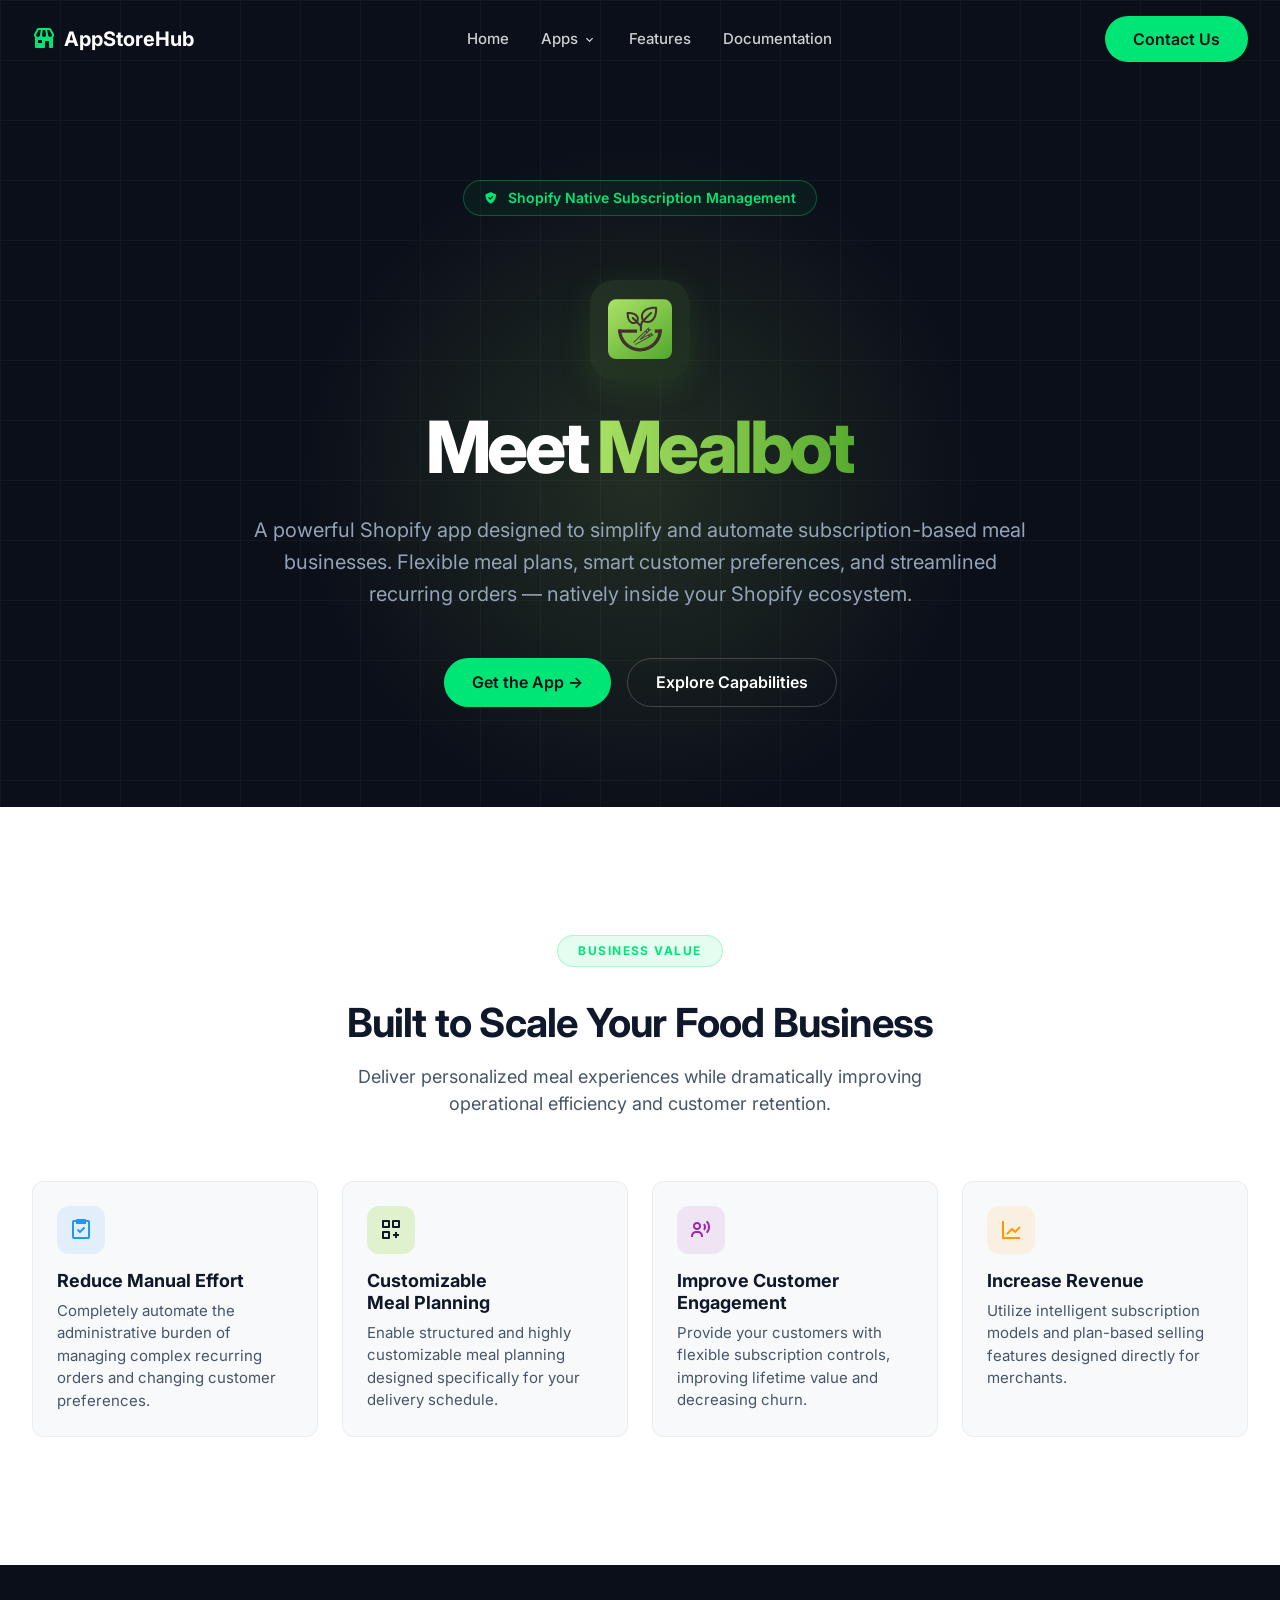
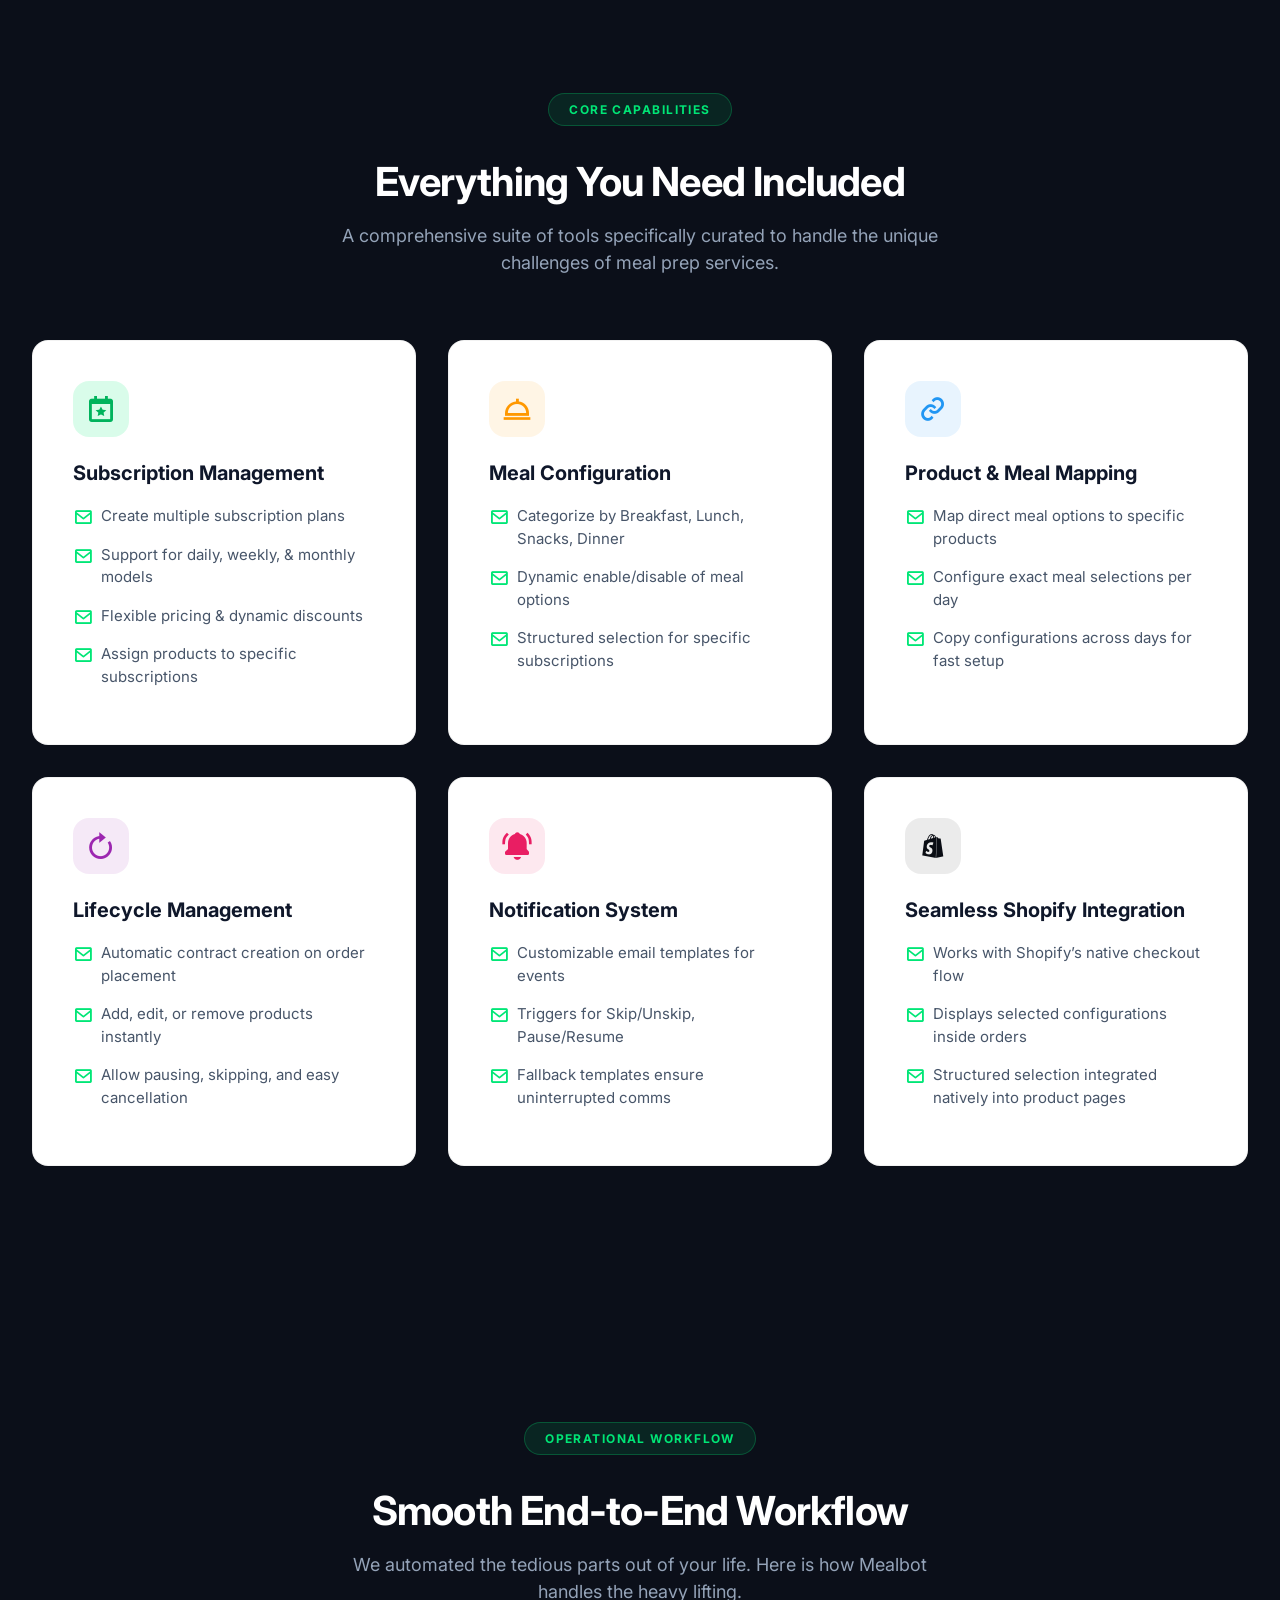
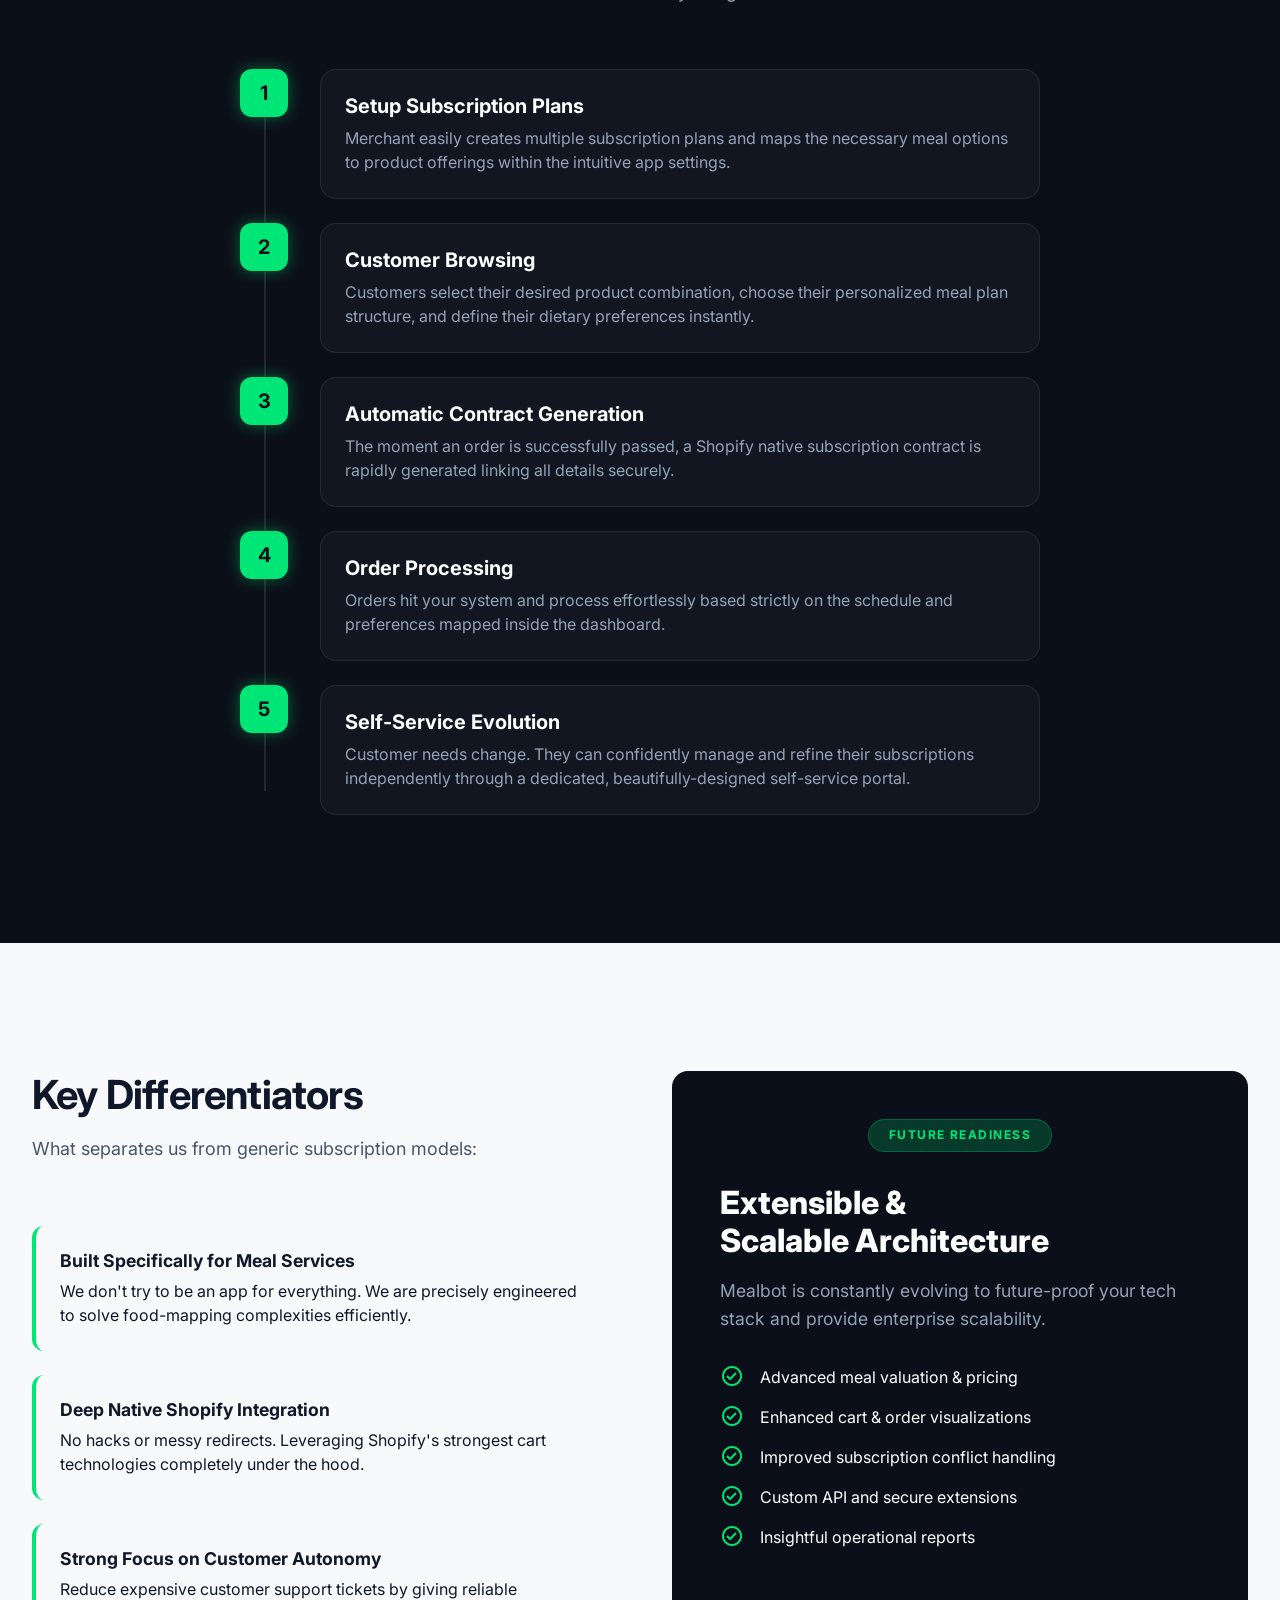
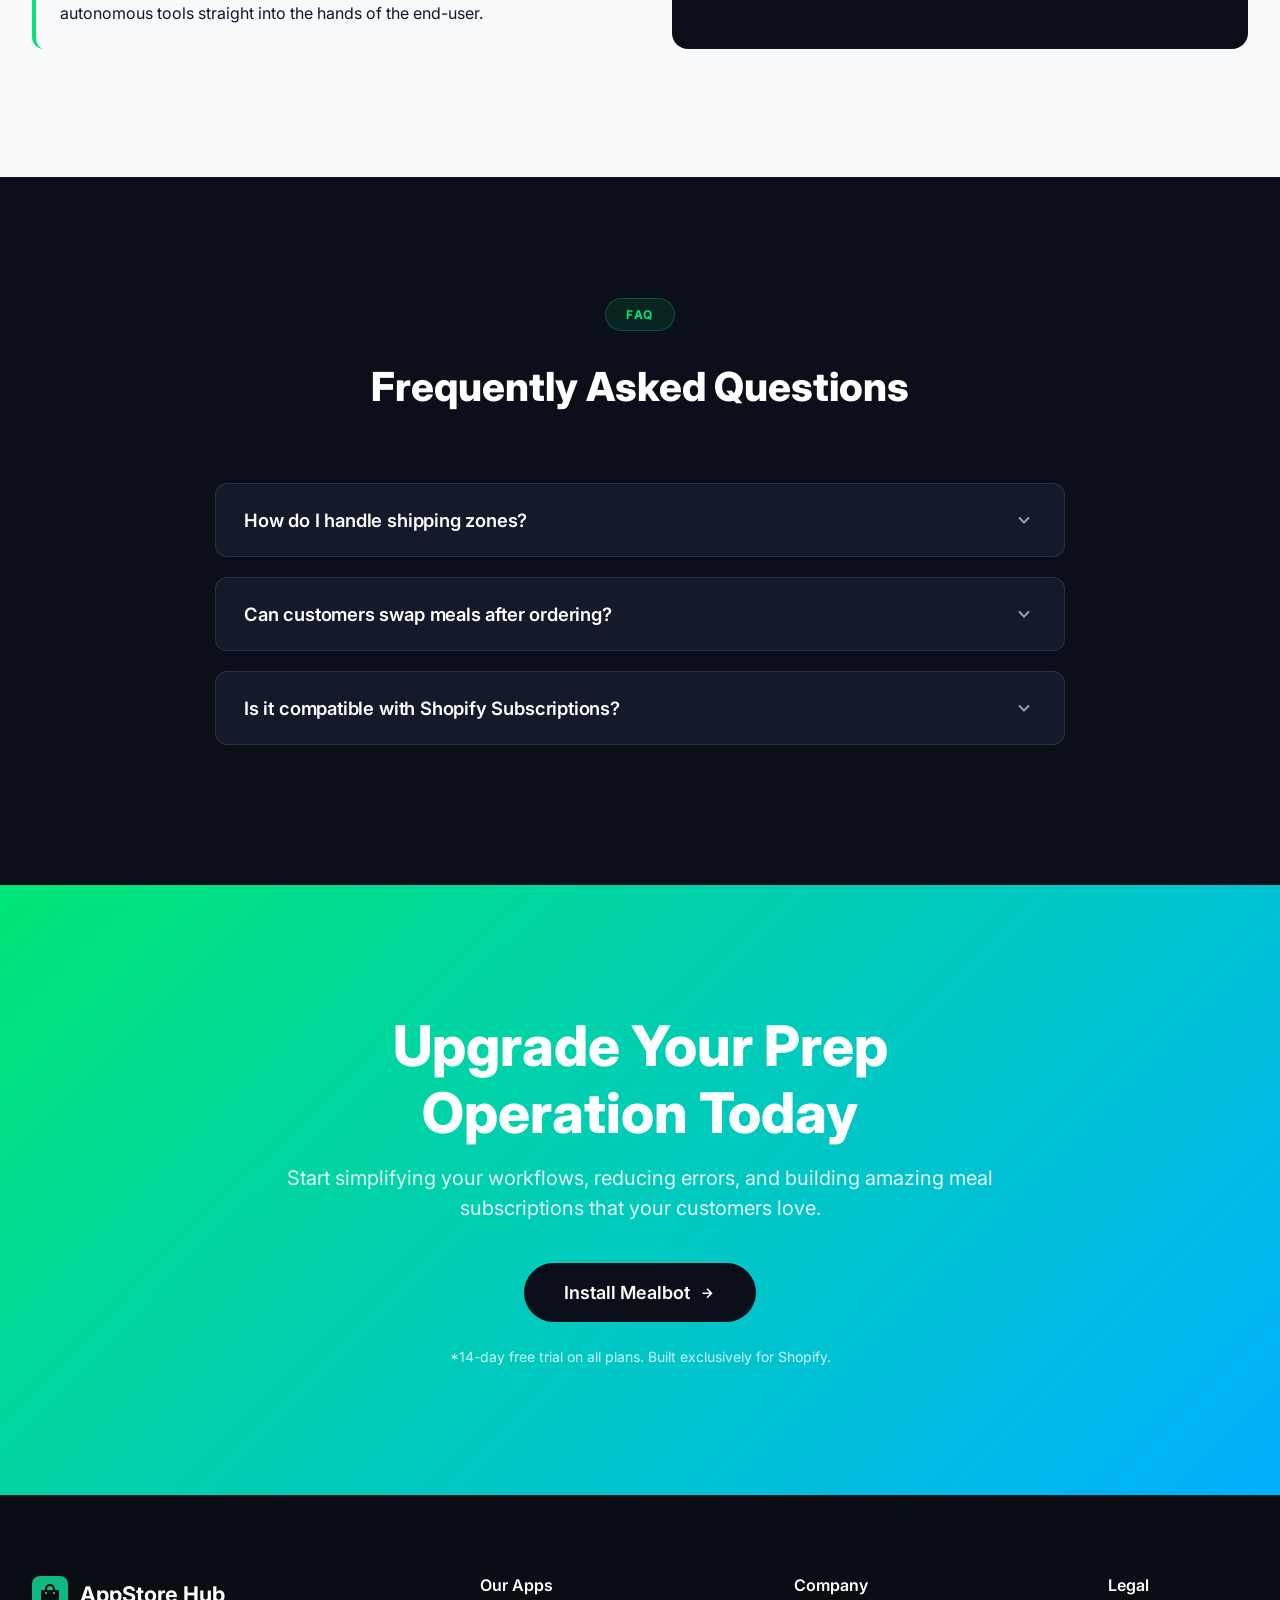
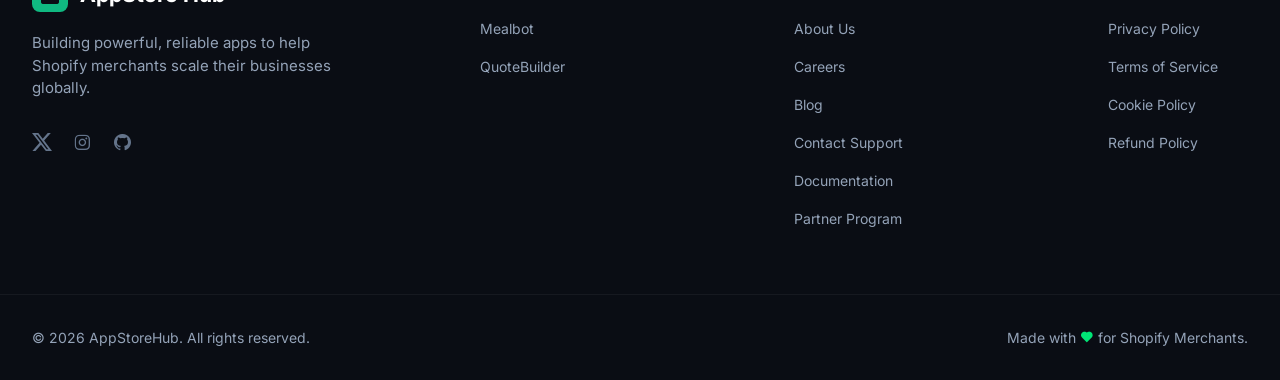
<file: mealbot.html>
<!DOCTYPE html>
<html lang="en">

<head>
    <meta charset="UTF-8">
    <meta name="viewport" content="width=device-width, initial-scale=1.0">
    <title>Mealbot - Shopify Subscription & Meal Management App</title>
    <!-- Google Fonts -->
    <link rel="preconnect" href="https://fonts.googleapis.com">
    <link rel="preconnect" href="https://fonts.gstatic.com" crossorigin>
    <link href="https://fonts.googleapis.com/css2?family=Inter:wght@400;500;600;700;800&display=swap" rel="stylesheet">
    <!-- BoxIcons for icons -->
    <link href='https://unpkg.com/boxicons@2.1.4/css/boxicons.min.css' rel='stylesheet'>
    <!-- LESS Styles -->
    <link rel="stylesheet" type="text/css" href="./css/styles.css" />
</head>

<body>
    <!-- Navbar -->
    <header>
        <nav class="navbar">
            <div class="container nav-container">
                <a href="index.html" class="logo">
                    <i class='bx bxs-store'></i>
                    <span>AppStoreHub</span>
                </a>
                <ul class="nav-links">
                    <li><a href="index.html">Home</a></li>
                    <li class="has-submenu">
                        <a href="index.html#featured-apps">Apps <i class='bx bx-chevron-down'></i></a>
                        <div class="submenu">
                            <div class="submenu-inner">
                                <a href="mealbot.html" class="submenu-item">
                                    <div class="submenu-icon icon-green"> <svg width="24" height="24"
                                            viewBox="0 0 24 23" fill="none" xmlns="http://www.w3.org/2000/svg">
                                            <rect width="24" height="22.38" rx="3" fill="url(#paint0_linear_110_2)" />
                                            <path
                                                d="M20.2314 11.3485C20.2314 13.5316 19.3641 15.6253 17.8205 17.169C16.2768 18.7127 14.1831 19.5799 12 19.5799C9.81693 19.5799 7.72326 18.7127 6.17958 17.169C4.63591 15.6253 3.76868 13.5316 3.76868 11.3485L5.00662 11.3485C5.00662 13.2033 5.74342 14.9821 7.05494 16.2936C8.36646 17.6051 10.1453 18.3419 12 18.3419C13.8548 18.3419 15.6336 17.6051 16.9451 16.2936C18.2566 14.9821 18.9934 13.2033 18.9934 11.3485L20.2314 11.3485Z"
                                                fill="#433131" />
                                            <path
                                                d="M3.862 11.3486L10.9174 11.3486L10.8698 12.5432L3.862 12.5332V11.3486Z"
                                                fill="#433131" />
                                            <path d="M17.5436 11.3486H20.1194L20.102 12.5432L17.5436 12.5332V11.3486Z"
                                                fill="#433131" />
                                            <path
                                                d="M9.57647 16.2548L15.1077 10.8539L15.1728 11.4644L15.7578 11.4016L11.9385 15.0972L16.2085 12.7424L16.1871 13.2078L16.6807 13.3974L10.2218 16.9794M14.313 11.6251L14.3241 12.2112L15.017 12.0647M15.4849 13.1788L15.2495 13.6677L15.9684 13.7657"
                                                stroke="#523C3C" stroke-width="0.4" />
                                            <path
                                                d="M18.0632 2.8186C18.1563 2.82404 18.2443 2.86308 18.3102 2.92896C18.3761 2.99482 18.4152 3.08306 18.4206 3.17603C18.5609 5.56438 17.8593 7.49621 16.5378 8.38696C16.4952 8.41569 16.4518 8.44343 16.4079 8.46997C15.9509 8.74748 15.4261 8.89351 14.8913 8.89185C14.3381 8.88496 13.7938 8.7484 13.3034 8.49243H13.3024L13.1677 8.67505C12.8734 9.11263 12.715 9.62979 12.7165 10.1604V11.5647C12.7165 11.6654 12.6764 11.762 12.6052 11.8333C12.5339 11.9044 12.4374 11.9445 12.3366 11.9446C12.2357 11.9446 12.1384 11.9045 12.0671 11.8333C11.9959 11.762 11.9557 11.6654 11.9557 11.5647V10.1985L10.7634 9.00708L10.7643 9.0061L10.7624 9.00708C10.413 9.17998 10.0292 9.27275 9.63934 9.27759C9.23772 9.27756 8.84337 9.16651 8.50067 8.95728C7.46237 8.32859 6.90511 6.87715 7.01141 5.07544C7.01694 4.98258 7.0569 4.89513 7.12274 4.82935C7.18858 4.76363 7.27594 4.72353 7.36884 4.71802C9.17234 4.61228 10.6254 5.16887 11.2546 6.2063C11.6605 6.8793 11.6747 7.68968 11.3024 8.46704H11.3005L11.3024 8.46899L12.0778 9.24731L12.0798 9.24634C12.2095 8.7742 12.4403 8.33603 12.7556 7.96118L12.7565 7.96216L12.7556 7.96021C12.2017 6.88496 12.2002 5.7574 12.7624 4.82935C13.0817 4.30279 13.5605 3.86826 14.1638 3.53833C14.2642 3.48337 14.368 3.43117 14.4753 3.38208C15.441 2.94006 16.6751 2.73822 18.0632 2.8186ZM10.7184 7.88306C10.8694 7.4257 10.8324 6.98166 10.6013 6.60083C10.1579 5.86982 9.10879 5.45463 7.75848 5.46606V5.40845L7.75751 5.46704C7.7475 6.81598 8.16165 7.86394 8.89325 8.30688C9.27528 8.53799 9.72016 8.57639 10.1784 8.42505V8.42212L9.01532 7.26001C8.94706 7.18815 8.90956 7.09247 8.91083 6.99341C8.91213 6.89436 8.95206 6.7998 9.02216 6.72974C9.09233 6.65963 9.18758 6.61968 9.2868 6.61841C9.38587 6.61726 9.48157 6.65472 9.55341 6.7229L10.7175 7.88599V7.88501L10.7184 7.88306ZM17.6755 3.56177C15.7832 3.51758 14.279 4.05166 13.5505 5.02173C13.5019 5.08636 13.4572 5.15346 13.4157 5.22192L13.3464 5.34204C13.0239 5.95322 13.0177 6.65843 13.32 7.37329H13.321L15.8815 4.8186C15.9535 4.75032 16.0499 4.71284 16.1491 4.71411C16.2482 4.71542 16.3427 4.75552 16.4128 4.82544C16.4829 4.89545 16.5227 4.99012 16.5241 5.08911C16.5254 5.1882 16.4879 5.28385 16.4196 5.35571L13.86 7.91431L13.862 7.91626H13.86C14.5753 8.21683 15.2803 8.20924 15.8923 7.88892C15.9332 7.86749 15.9743 7.84479 16.0143 7.82056C17.1122 7.15613 17.7222 5.57868 17.6765 3.56274H17.696L17.6755 3.56177Z"
                                                fill="#433131" stroke="white" stroke-width="0.00185804" />
                                            <defs>
                                                <linearGradient id="paint0_linear_110_2" x1="2.01" y1="-4.6413e-07"
                                                    x2="20.3461" y2="23.0435" gradientUnits="userSpaceOnUse">
                                                    <stop stop-color="#A8E063" />
                                                    <stop offset="1" stop-color="#56AB2F" />
                                                </linearGradient>
                                            </defs>
                                        </svg></div>
                                    <div class="submenu-text">
                                        <h4>Mealbot</h4>
                                        <p>AI-powered meal planning</p>
                                    </div>
                                </a>
                                <a href="quotebuilder.html" class="submenu-item">
                                    <div class="submenu-icon icon-black"> <svg width="24" height="24"
                                            viewBox="0 0 24 24" fill="none" xmlns="http://www.w3.org/2000/svg">
                                            <rect width="24" height="24" rx="3" fill="url(#paint0_linear_111_9)" />
                                            <path d="M18.9796 19.23L15.3096 17.9L17.8296 15.74L18.9796 19.23Z"
                                                fill="#FFFEFE" />
                                            <path
                                                d="M12 5.48631C15.7248 5.48631 18.71 8.42131 18.71 12C18.71 15.5787 15.7248 18.5137 12 18.5137C8.27521 18.5136 5.29004 15.5787 5.29004 12C5.29005 8.42132 8.27521 5.48633 12 5.48631Z"
                                                stroke="white" stroke-width="1.5" />
                                            <defs>
                                                <linearGradient id="paint0_linear_111_9" x1="12" y1="0" x2="12" y2="24"
                                                    gradientUnits="userSpaceOnUse">
                                                    <stop stop-color="#2C3338" />
                                                    <stop offset="0.35" stop-color="#3A4146" />
                                                    <stop offset="0.6" stop-color="#12181C" />
                                                    <stop offset="1" stop-color="#050708" />
                                                </linearGradient>
                                            </defs>
                                        </svg></div>
                                    <div class="submenu-text">
                                        <h4>QuoteBuilder</h4>
                                        <p>Custom quotes & discounts</p>
                                    </div>
                                </a>
                            </div>
                        </div>
                    </li>
                    <li><a href="index.html#why-choose-us">Features</a></li>
                    <li><a href="documentation.html">Documentation</a></li>

                </ul>
                <a href="#" class="btn btn-primary">Contact Us</a>
                <!-- Hamburger -->
                <button class="hamburger" id="hamburger" aria-label="Open menu">
                    <span></span><span></span><span></span>
                </button>
            </div>
            <!-- Mobile Drawer -->
            <div class="mobile-drawer" id="mobile-drawer">
                <a href="index.html" class="mobile-nav-link">Home</a>
                <a href="index.html#featured-apps" class="mobile-nav-link">Apps</a>
                <a href="index.html#why-choose-us" class="mobile-nav-link">Features</a>
                <a href="documentation.html" class="mobile-nav-link">Documentation</a>

                <a href="#" class="btn btn-primary mobile-cta">Contact Us</a>
            </div>
        </nav>
    </header>

    <main>
        <!-- Hero Section -->
        <section class="hero-mealbot">
            <div class="hero-mealbot-bg"></div>
            <div class="hero-mealbot-glow"></div>
            <div class="container hero-mealbot-content">
                <div class="badge-center">
                    <span class="badge"
                        style="display:inline-flex; align-items:center; gap:0.6rem; background: rgba(0, 230, 118, 0.05); border: 1px solid rgba(0, 230, 118, 0.3); color: #00e676; padding: 0.4rem 1.25rem; border-radius: 50px; font-size: 0.875rem; font-weight: 600; margin-bottom: 2rem;">
                        <i class='bx bxs-check-shield'></i> Shopify Native Subscription Management
                    </span>
                </div>

                <div style="display: flex; justify-content: center; margin-bottom: 1.5rem;">
                    <div
                        style="background: linear-gradient(135deg, rgba(168, 224, 99, 0.1) 0%, rgba(86, 171, 47, 0.1) 100%); padding: 18px; border-radius: 24px; box-shadow: 0 8px 32px rgba(86, 171, 47, 0.15); display: inline-flex; align-items: center; justify-content: center; backdrop-filter: blur(10px);">
                        <img src="./images/meal_bot.svg" alt="Mealbot Logo"
                            style="width: 64px; height: 64px; display: block;">
                    </div>
                </div>

                <h1 class="hero-title">Meet <span
                        style="background: linear-gradient(90deg, #A8E063, #56AB2F); -webkit-background-clip: text; background-clip: text; -webkit-text-fill-color: transparent; color: transparent;">Mealbot</span>
                </h1>
                <p class="hero-description">
                    A powerful Shopify app designed to simplify and automate subscription-based meal businesses.
                    Flexible meal plans, smart customer preferences, and streamlined recurring orders — natively inside
                    your Shopify ecosystem.
                </p>
                <div class="hero-buttons" style="display: flex; gap: 1rem; justify-content: center;">
                    <a href="#install" class="btn btn-primary">Get the App &rarr;</a>
                    <a href="#capabilities" class="btn btn-outline">Explore Capabilities</a>
                </div>
            </div>
        </section>

        <!-- Business Value Section -->
        <section class="why-choose-us">
            <div class="container">
                <div class="text-center badge-center"><span class="header-badge section-badge">Business Value</span>
                </div>
                <h2 class="section-title text-center">Built to Scale Your Food Business</h2>
                <p class="section-subtitle">Deliver personalized meal experiences while dramatically improving
                    operational efficiency and customer retention.</p>

                <div class="features-grid">
                    <div class="feature-card">
                        <div class="feature-icon icon-blue"><i class='bx bx-task'></i></div>
                        <h3 class="feature-title">Reduce Manual Effort</h3>
                        <p class="feature-description">Completely automate the administrative burden of managing complex
                            recurring orders and changing customer preferences.</p>
                    </div>
                    <div class="feature-card">
                        <div class="feature-icon icon-green"><i class='bx bx-customize'></i></div>
                        <h3 class="feature-title">Customizable Meal Planning</h3>
                        <p class="feature-description">Enable structured and highly customizable meal planning designed
                            specifically for your delivery schedule.</p>
                    </div>
                    <div class="feature-card">
                        <div class="feature-icon icon-purple"><i class='bx bx-user-voice'></i></div>
                        <h3 class="feature-title">Improve Customer Engagement</h3>
                        <p class="feature-description">Provide your customers with flexible subscription controls,
                            improving lifetime value and decreasing churn.</p>
                    </div>
                    <div class="feature-card">
                        <div class="feature-icon icon-orange"><i class='bx bx-line-chart'></i></div>
                        <h3 class="feature-title">Increase Revenue</h3>
                        <p class="feature-description">Utilize intelligent subscription models and plan-based selling
                            features designed directly for merchants.</p>
                    </div>
                </div>
            </div>
        </section>

        <!-- Core Capabilities -->
        <section class="featured-apps section-dark" id="capabilities">
            <div class="container">
                <div class="text-center badge-center"><span class="header-badge section-badge">Core Capabilities</span>
                </div>
                <h2 class="section-title text-center">Everything You Need Included</h2>
                <p class="section-subtitle">A comprehensive suite of tools specifically curated to handle the unique
                    challenges of meal prep services.</p>

                <div class="capability-grid">
                    <!-- Capability 1 -->
                    <div class="capability-card">
                        <div class="capability-icon icon-cap-green"><i class='bx bx-calendar-star'></i></div>
                        <h3>Subscription Management</h3>
                        <ul>
                            <li>Create multiple subscription plans</li>
                            <li>Support for daily, weekly, & monthly models</li>
                            <li>Flexible pricing & dynamic discounts</li>
                            <li>Assign products to specific subscriptions</li>
                        </ul>
                    </div>
                    <!-- Capability 2 -->
                    <div class="capability-card">
                        <div class="capability-icon icon-orange"><i class='bx bx-dish'></i></div>
                        <h3>Meal Configuration</h3>
                        <ul>
                            <li>Categorize by Breakfast, Lunch, Snacks, Dinner</li>
                            <li>Dynamic enable/disable of meal options</li>
                            <li>Structured selection for specific subscriptions</li>
                        </ul>
                    </div>
                    <!-- Capability 3 -->
                    <div class="capability-card">
                        <div class="capability-icon icon-blue"><i class='bx bx-link'></i></div>
                        <h3>Product & Meal Mapping</h3>
                        <ul>
                            <li>Map direct meal options to specific products</li>
                            <li>Configure exact meal selections per day</li>
                            <li>Copy configurations across days for fast setup</li>
                        </ul>
                    </div>
                    <!-- Capability 4 -->
                    <div class="capability-card">
                        <div class="capability-icon icon-purple"><i class='bx bx-revision'></i></div>
                        <h3>Lifecycle Management</h3>
                        <ul>
                            <li>Automatic contract creation on order placement</li>
                            <li>Add, edit, or remove products instantly</li>
                            <li>Allow pausing, skipping, and easy cancellation</li>
                        </ul>
                    </div>
                    <!-- Capability 5 -->
                    <div class="capability-card">
                        <div class="capability-icon icon-pink"><i class='bx bxs-bell-ring'></i></div>
                        <h3>Notification System</h3>
                        <ul>
                            <li>Customizable email templates for events</li>
                            <li>Triggers for Skip/Unskip, Pause/Resume</li>
                            <li>Fallback templates ensure uninterrupted comms</li>
                        </ul>
                    </div>
                    <!-- Capability 6 -->
                    <div class="capability-card">
                        <div class="capability-icon icon-cap-black"><i class='bx bxl-shopify'></i></div>
                        <h3>Seamless Shopify Integration</h3>
                        <ul>
                            <li>Works with Shopify’s native checkout flow</li>
                            <li>Displays selected configurations inside orders</li>
                            <li>Structured selection integrated natively into product pages</li>
                        </ul>
                    </div>
                </div>
            </div>
        </section>

        <!-- Operational Workflow -->
        <section class="why-choose-us section-dark" id="workflow">
            <div class="container">
                <div class="text-center badge-center"><span class="header-badge section-badge">Operational
                        Workflow</span></div>
                <h2 class="section-title text-center">Smooth End-to-End Workflow</h2>
                <p class="section-subtitle">We automated the tedious parts out of your life. Here is how Mealbot handles
                    the heavy lifting.</p>

                <div class="workflow-timeline">
                    <div class="workflow-step">
                        <div class="step-number">1</div>
                        <div class="step-content">
                            <h3>Setup Subscription Plans</h3>
                            <p>Merchant easily creates multiple subscription plans and maps the necessary meal options
                                to product offerings within the intuitive app settings.</p>
                        </div>
                    </div>
                    <div class="workflow-step">
                        <div class="step-number">2</div>
                        <div class="step-content">
                            <h3>Customer Browsing</h3>
                            <p>Customers select their desired product combination, choose their personalized meal plan
                                structure, and define their dietary preferences instantly.</p>
                        </div>
                    </div>
                    <div class="workflow-step">
                        <div class="step-number">3</div>
                        <div class="step-content">
                            <h3>Automatic Contract Generation</h3>
                            <p>The moment an order is successfully passed, a Shopify native subscription contract is
                                rapidly generated linking all details securely.</p>
                        </div>
                    </div>
                    <div class="workflow-step">
                        <div class="step-number">4</div>
                        <div class="step-content">
                            <h3>Order Processing</h3>
                            <p>Orders hit your system and process effortlessly based strictly on the schedule and
                                preferences mapped inside the dashboard.</p>
                        </div>
                    </div>
                    <div class="workflow-step">
                        <div class="step-number">5</div>
                        <div class="step-content">
                            <h3>Self-Service Evolution</h3>
                            <p>Customer needs change. They can confidently manage and refine their subscriptions
                                independently through a dedicated, beautifully-designed self-service portal.</p>
                        </div>
                    </div>
                </div>
            </div>
        </section>

        <!-- Differentiators & Future -->
        <section class="featured-apps">
            <div class="container">
                <div class="row" style="display: flex; gap: 4rem; flex-wrap: wrap;">

                    <div style="flex: 1; min-width: 300px;">
                        <h2 class="section-title">Key Differentiators</h2>
                        <p class="section-subtitle text-left" style="margin-left: 0; text-align: left;">What separates
                            us from generic subscription models:</p>
                        <div class="diff-grid" style="grid-template-columns: 1fr;">
                            <div class="diff-card">
                                <h4>Built Specifically for Meal Services</h4>
                                <span>We don't try to be an app for everything. We are precisely engineered to solve
                                    food-mapping complexities efficiently.</span>
                            </div>
                            <div class="diff-card">
                                <h4>Deep Native Shopify Integration</h4>
                                <span>No hacks or messy redirects. Leveraging Shopify's strongest cart technologies
                                    completely under the hood.</span>
                            </div>
                            <div class="diff-card">
                                <h4>Strong Focus on Customer Autonomy</h4>
                                <span>Reduce expensive customer support tickets by giving reliable autonomous tools
                                    straight into the hands of the end-user.</span>
                            </div>
                        </div>
                    </div>

                    <div style="flex: 1; min-width: 300px;">
                        <div
                            style="background: #0b0f19; padding: 3rem; border-radius: 16px; color: white; height: 100%;">
                            <div class="badge-center" style="margin: 0 0 1.5rem 0;"><span
                                    class="header-badge section-badge" style="background: rgba(0,230,118,0.2);">Future
                                    Readiness</span></div>
                            <h2 style="font-size: 2rem; font-weight: 800; margin-bottom: 1rem; line-height: 1.2;">
                                Extensible & Scalable Architecture</h2>
                            <p style="color: #94a3b8; font-size: 1.1rem; margin-bottom: 2rem; line-height: 1.6;">Mealbot
                                is constantly evolving to future-proof your tech stack and provide enterprise
                                scalability.</p>
                            <ul
                                style="list-style: none; padding: 0; margin: 0; display: flex; flex-direction: column; gap: 1rem;">
                                <li style="display: flex; gap: 1rem; align-items: center;"><i class='bx bx-check-circle'
                                        style="color: #00e676; font-size: 1.5rem;"></i> Advanced meal valuation &
                                    pricing</li>
                                <li style="display: flex; gap: 1rem; align-items: center;"><i class='bx bx-check-circle'
                                        style="color: #00e676; font-size: 1.5rem;"></i> Enhanced cart & order
                                    visualizations</li>
                                <li style="display: flex; gap: 1rem; align-items: center;"><i class='bx bx-check-circle'
                                        style="color: #00e676; font-size: 1.5rem;"></i> Improved subscription conflict
                                    handling</li>
                                <li style="display: flex; gap: 1rem; align-items: center;"><i class='bx bx-check-circle'
                                        style="color: #00e676; font-size: 1.5rem;"></i> Custom API and secure extensions
                                </li>
                                <li style="display: flex; gap: 1rem; align-items: center;"><i class='bx bx-check-circle'
                                        style="color: #00e676; font-size: 1.5rem;"></i> Insightful operational reports
                                </li>
                            </ul>
                        </div>
                    </div>

                </div>
            </div>
        </section>

        <!-- FAQ Section -->
        <section class="faq faq-section" id="faq" style="padding: 100px 0;">

            <div class="container">
                <div class="text-center badge-center"><span class="header-badge section-badge">FAQ</span></div>
                <h2 style="text-align: center; font-size: 2.5rem; font-weight: 800; margin-bottom: 3rem;">Frequently
                    Asked Questions</h2>

                <div class="accordion">
                    <div class="accordion-item">
                        <div class="accordion-header">
                            <h4>How do I handle shipping zones?</h4>
                            <i class='bx bx-chevron-down'></i>
                        </div>
                        <div class="accordion-content">
                            <p>Mealbot inherits Shopify's native shipping settings. You can restrict certain plans to
                                specific zones in your Shopify Shipping profile to ensure your kitchen only delivers
                                where you have the logistics in place.</p>
                        </div>
                    </div>

                    <div class="accordion-item">
                        <div class="accordion-header">
                            <h4>Can customers swap meals after ordering?</h4>
                            <i class='bx bx-chevron-down'></i>
                        </div>
                        <div class="accordion-content">
                            <p>Yes! Customers can swap meals through their self-service portal until the "Selection
                                Lock" time you configure (e.g., 48 hours before delivery). This gives you the lead time
                                needed for production while remaining flexible for your customers.</p>
                        </div>
                    </div>

                    <div class="accordion-item">
                        <div class="accordion-header">
                            <h4>Is it compatible with Shopify Subscriptions?</h4>
                            <i class='bx bx-chevron-down'></i>
                        </div>
                        <div class="accordion-content">
                            <p>Absolutely. Mealbot is built natively on the Shopify Subscriptions API. This means it
                                works seamlessly with Shopify's checkout, payment processing, and native customer
                                accounts.</p>
                        </div>
                    </div>
                </div>
            </div>
        </section>

        <!-- CTA Section -->

        <section class="cta" id="cta">
            <div class="container cta-container">
                <h2 class="cta-title">Upgrade Your Prep Operation Today</h2>
                <p class="cta-subtitle">Start simplifying your workflows, reducing errors, and building amazing meal
                    subscriptions that your customers love.</p>
                <a href="#install" class="btn btn-dark btn-lg">Install Mealbot <i class='bx bx-right-arrow-alt'></i></a>
                <p class="cta-guarantee">*14-day free trial on all plans. Built exclusively for Shopify.</p>
            </div>
        </section>

    </main>

    <!-- Footer -->
    <footer id="footer" class="footer">
        <div class="container footer-container">
            <div class="footer-brand">
                <a href="index.html" class="logo text-light">
                    <span class="logo-box bg-green"><i class='bx bxs-shopping-bag' style='color:#0a0d14'></i></span>
                    <span>AppStore Hub</span>
                </a>
                <p>Building powerful, reliable apps to help Shopify merchants scale their businesses globally.</p>
                <div class="social-links">
                    <a href="#"><svg xmlns="http://www.w3.org/2000/svg" width="20" height="20" fill="currentColor"
                            viewBox="0 0 16 16">
                            <path
                                d="M12.6.75h2.454l-5.36 6.142L16 15.25h-4.937l-3.867-5.07-4.425 5.07H.316l5.733-6.57L0 .75h5.063l3.495 4.633L12.601.75Zm-.86 13.028h1.36L4.323 2.145H2.865l8.875 11.633Z" />
                        </svg></a>
                    <a href="#"><i class='bx bxl-instagram'></i></a>
                    <a href="#"><i class='bx bxl-github'></i></a>
                </div>
            </div>
            <div class="footer-links">
                <div class="link-column">
                    <h4>Our Apps</h4>
                    <ul>
                        <li><a href="mealbot.html">Mealbot</a></li>
                        <li><a href="quotebuilder.html">QuoteBuilder</a></li>
                    </ul>
                </div>
                <div class="link-column">
                    <h4>Company</h4>
                    <ul>
                        <li><a href="#">About Us</a></li>
                        <li><a href="#">Careers</a></li>
                        <li><a href="#">Blog</a></li>
                        <li><a href="#">Contact Support</a></li>
                        <li><a href="documentation.html">Documentation</a></li>
                        <li><a href="#">Partner Program</a></li>

                    </ul>
                </div>
                <div class="link-column">
                    <h4>Legal</h4>
                    <ul>
                        <li><a href="#">Privacy Policy</a></li>
                        <li><a href="#">Terms of Service</a></li>
                        <li><a href="#">Cookie Policy</a></li>
                        <li><a href="#">Refund Policy</a></li>
                    </ul>
                </div>
            </div>
        </div>
        <div class="container copyright">
            <p>&copy; 2026 AppStoreHub. All rights reserved.</p>
            <p>Made with <i class='bx bxs-heart text-green'></i> for Shopify Merchants.</p>
        </div>
    </footer>
    <script src="./script/index.js"></script>
</body>

</html>
</file>
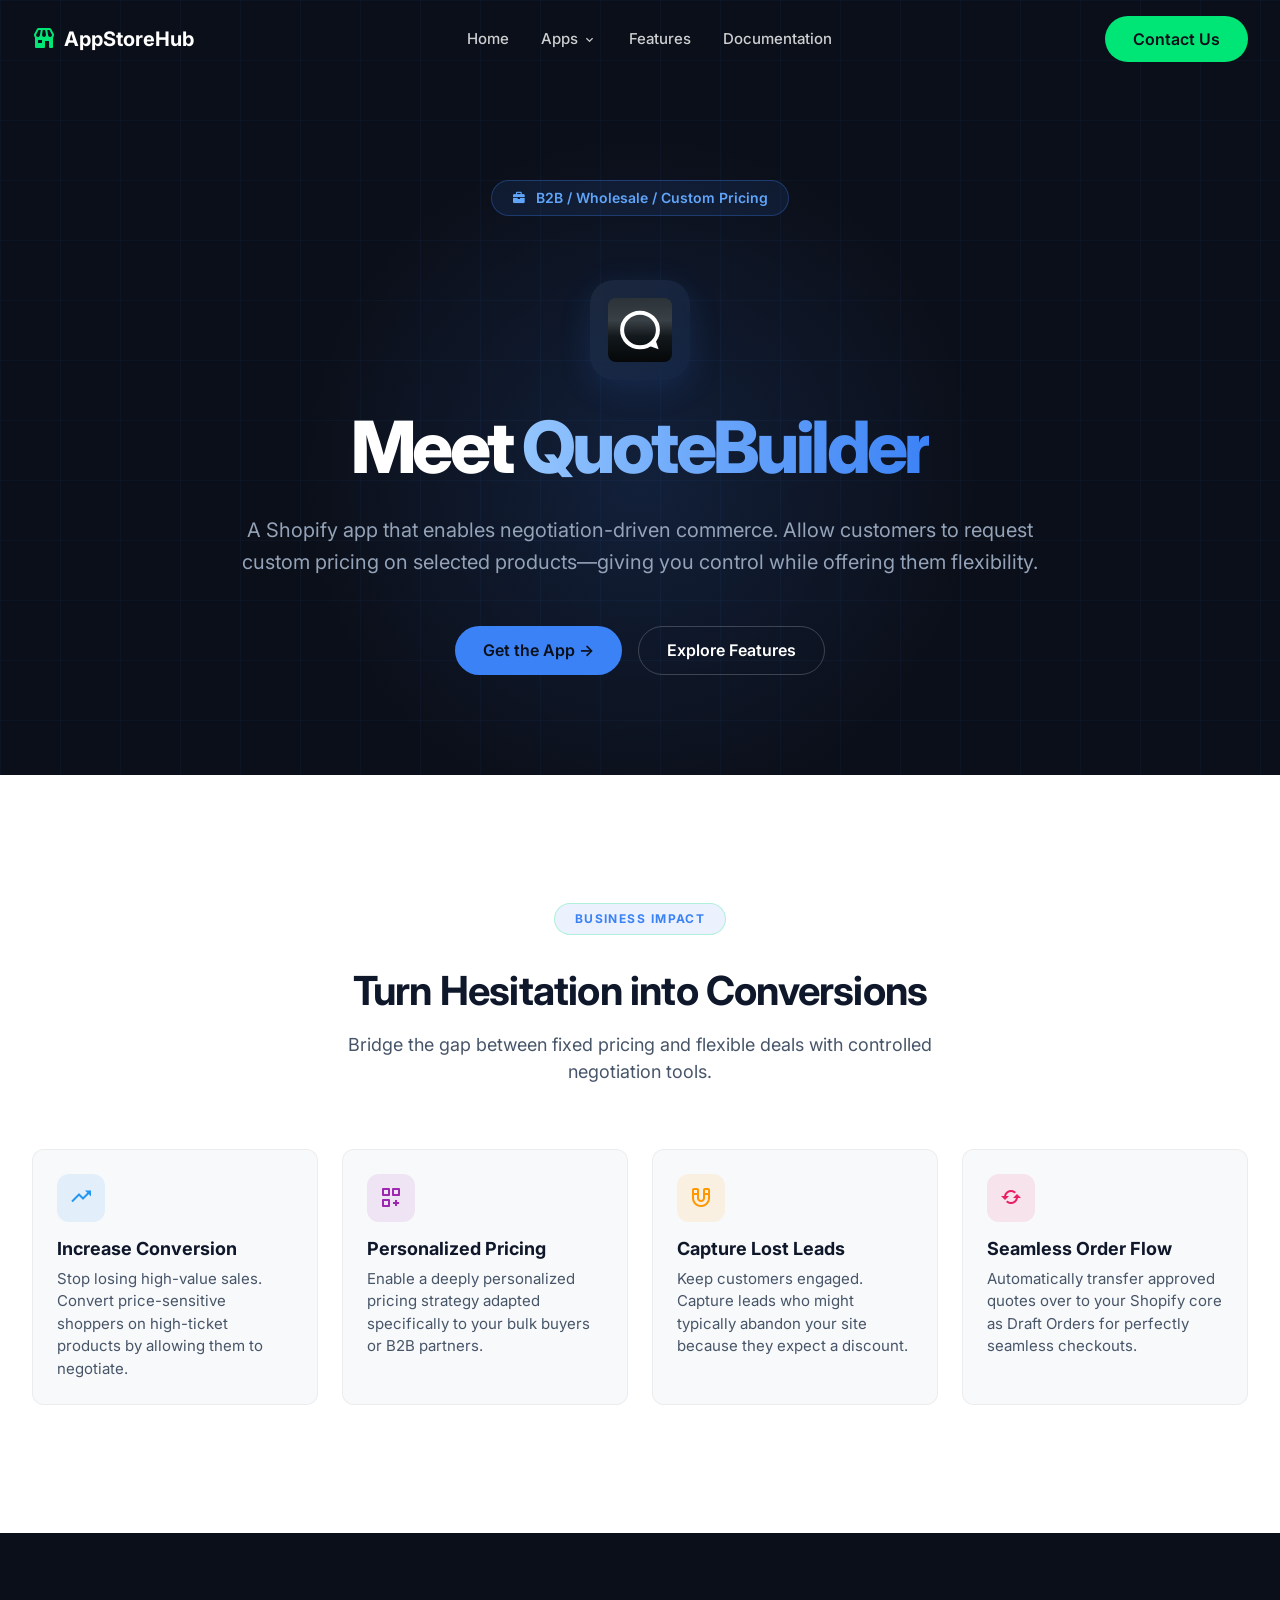
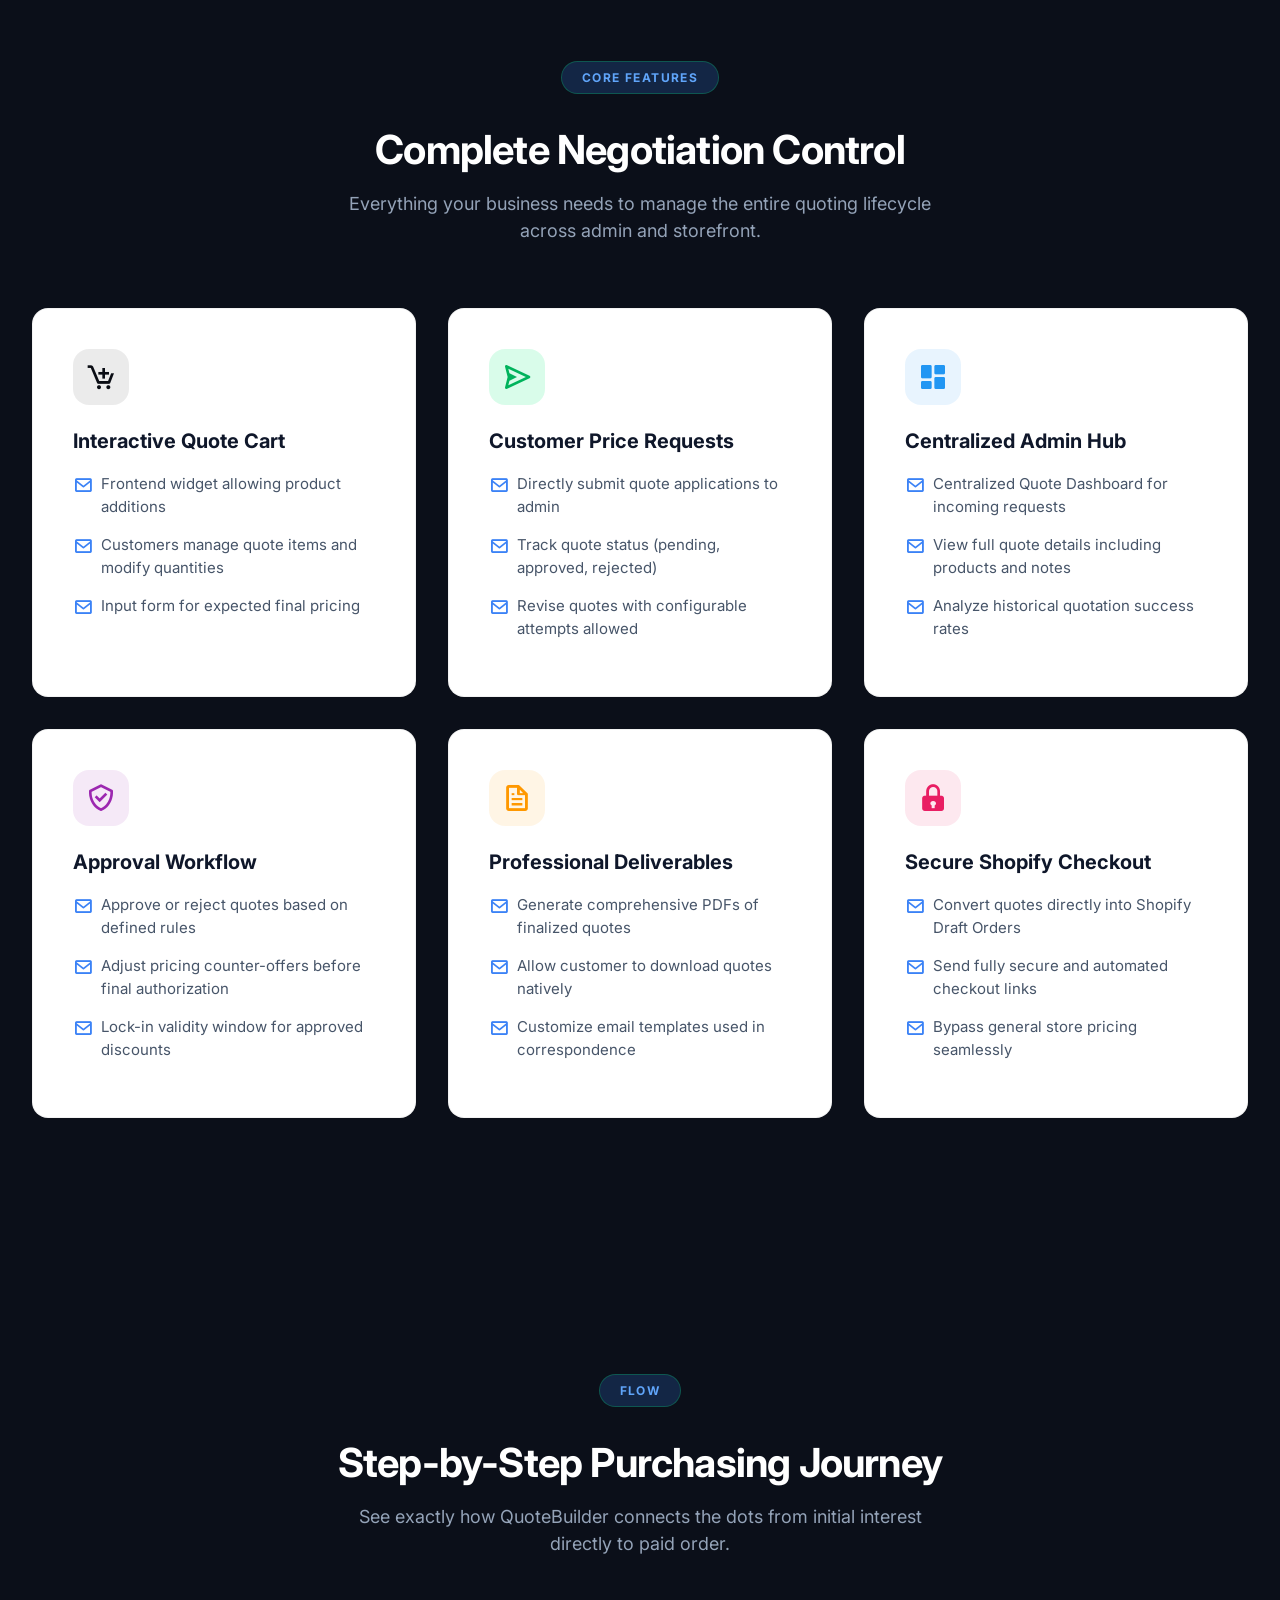
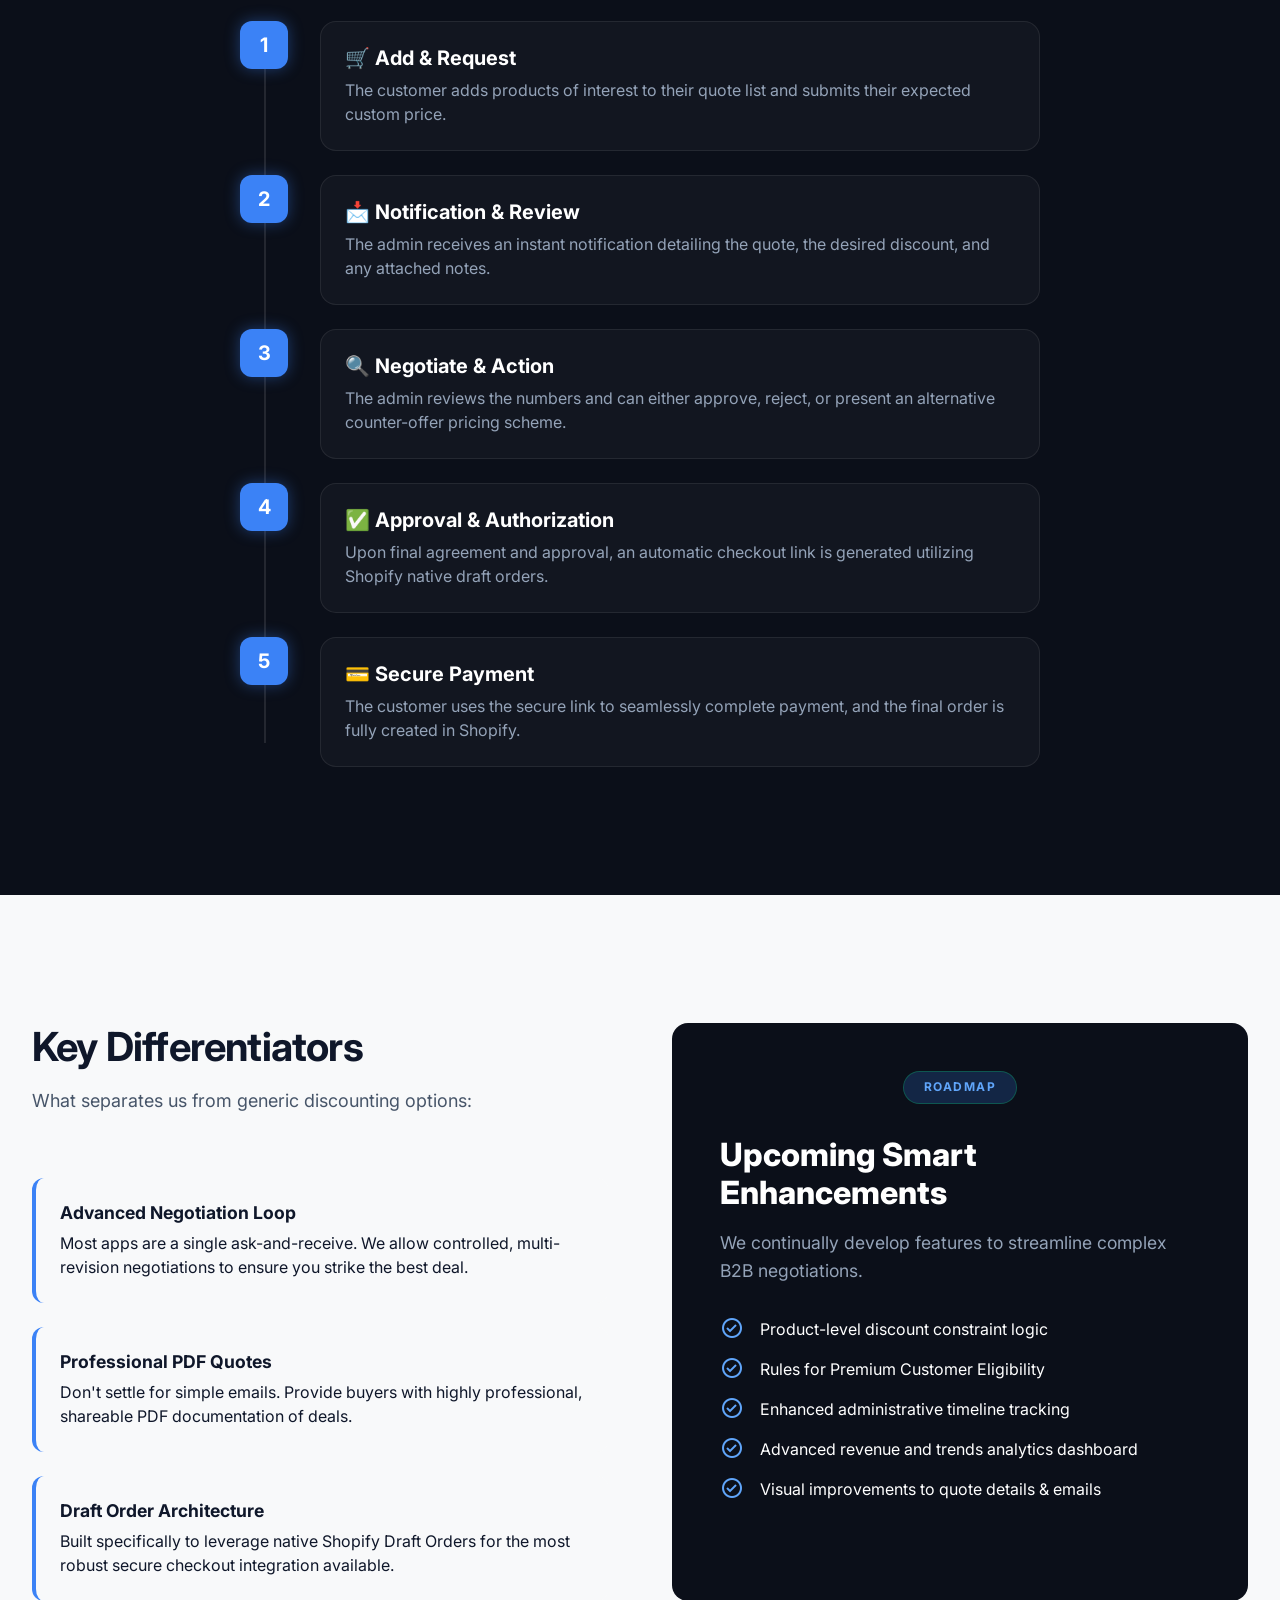
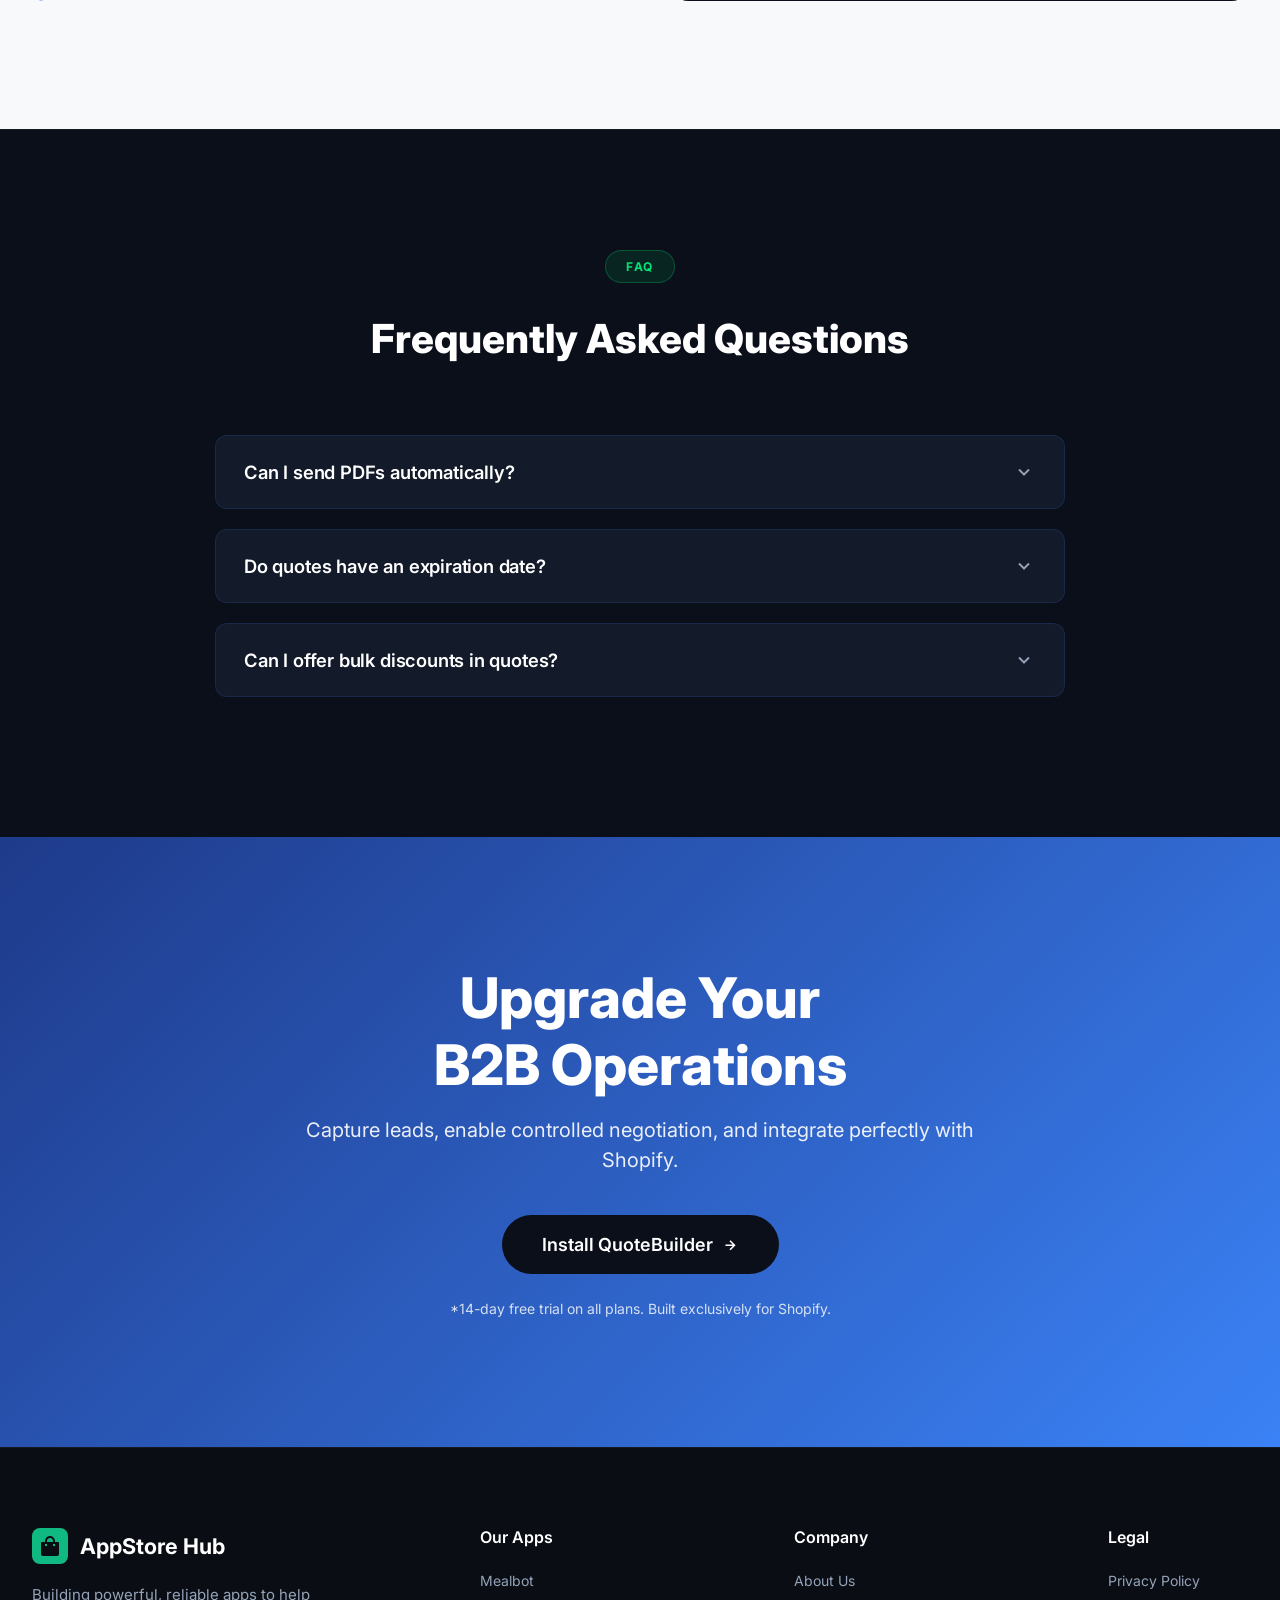
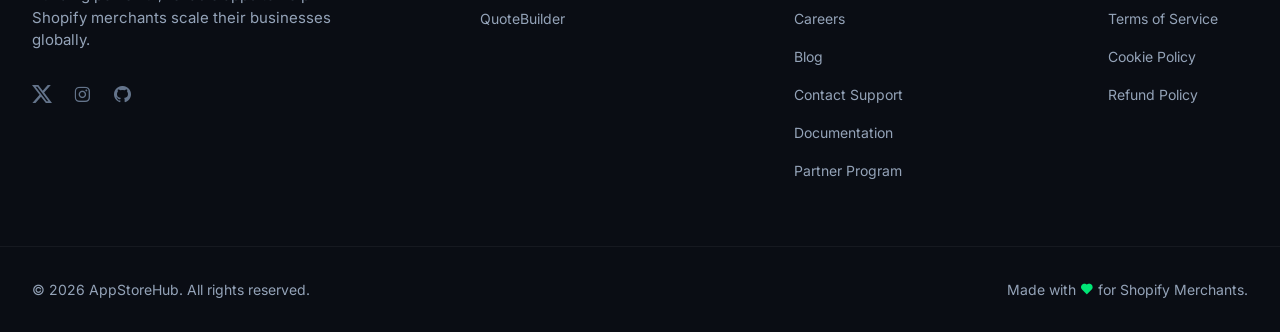
<file: quotebuilder.html>
<!DOCTYPE html>
<html lang="en">

<head>
    <meta charset="UTF-8">
    <meta name="viewport" content="width=device-width, initial-scale=1.0">
    <title>QuoteBuilder - Shopify Negotiation & Custom Pricing App</title>
    <!-- Google Fonts -->
    <link rel="preconnect" href="https://fonts.googleapis.com">
    <link rel="preconnect" href="https://fonts.gstatic.com" crossorigin>
    <link href="https://fonts.googleapis.com/css2?family=Inter:wght@400;500;600;700;800&display=swap" rel="stylesheet">
    <!-- BoxIcons for icons -->
    <link href='https://unpkg.com/boxicons@2.1.4/css/boxicons.min.css' rel='stylesheet'>
    <!-- LESS Styles -->
    <link rel="stylesheet" type="text/css" href="./css/styles.css" />
</head>

<body>
    <!-- Navbar -->
    <header>
        <nav class="navbar">
            <div class="container nav-container">
                <a href="index.html" class="logo">
                    <i class='bx bxs-store'></i>
                    <span>AppStoreHub</span>
                </a>
                <ul class="nav-links">
                    <li><a href="index.html">Home</a></li>
                    <li class="has-submenu">
                        <a href="index.html#featured-apps">Apps <i class='bx bx-chevron-down'></i></a>
                        <div class="submenu">
                            <div class="submenu-inner">
                                <a href="mealbot.html" class="submenu-item">
                                    <div class="submenu-icon icon-green"> <svg width="24" height="24"
                                            viewBox="0 0 24 23" fill="none" xmlns="http://www.w3.org/2000/svg">
                                            <rect width="24" height="22.38" rx="3" fill="url(#paint0_linear_110_2)" />
                                            <path
                                                d="M20.2314 11.3485C20.2314 13.5316 19.3641 15.6253 17.8205 17.169C16.2768 18.7127 14.1831 19.5799 12 19.5799C9.81693 19.5799 7.72326 18.7127 6.17958 17.169C4.63591 15.6253 3.76868 13.5316 3.76868 11.3485L5.00662 11.3485C5.00662 13.2033 5.74342 14.9821 7.05494 16.2936C8.36646 17.6051 10.1453 18.3419 12 18.3419C13.8548 18.3419 15.6336 17.6051 16.9451 16.2936C18.2566 14.9821 18.9934 13.2033 18.9934 11.3485L20.2314 11.3485Z"
                                                fill="#433131" />
                                            <path
                                                d="M3.862 11.3486L10.9174 11.3486L10.8698 12.5432L3.862 12.5332V11.3486Z"
                                                fill="#433131" />
                                            <path d="M17.5436 11.3486H20.1194L20.102 12.5432L17.5436 12.5332V11.3486Z"
                                                fill="#433131" />
                                            <path
                                                d="M9.57647 16.2548L15.1077 10.8539L15.1728 11.4644L15.7578 11.4016L11.9385 15.0972L16.2085 12.7424L16.1871 13.2078L16.6807 13.3974L10.2218 16.9794M14.313 11.6251L14.3241 12.2112L15.017 12.0647M15.4849 13.1788L15.2495 13.6677L15.9684 13.7657"
                                                stroke="#523C3C" stroke-width="0.4" />
                                            <path
                                                d="M18.0632 2.8186C18.1563 2.82404 18.2443 2.86308 18.3102 2.92896C18.3761 2.99482 18.4152 3.08306 18.4206 3.17603C18.5609 5.56438 17.8593 7.49621 16.5378 8.38696C16.4952 8.41569 16.4518 8.44343 16.4079 8.46997C15.9509 8.74748 15.4261 8.89351 14.8913 8.89185C14.3381 8.88496 13.7938 8.7484 13.3034 8.49243H13.3024L13.1677 8.67505C12.8734 9.11263 12.715 9.62979 12.7165 10.1604V11.5647C12.7165 11.6654 12.6764 11.762 12.6052 11.8333C12.5339 11.9044 12.4374 11.9445 12.3366 11.9446C12.2357 11.9446 12.1384 11.9045 12.0671 11.8333C11.9959 11.762 11.9557 11.6654 11.9557 11.5647V10.1985L10.7634 9.00708L10.7643 9.0061L10.7624 9.00708C10.413 9.17998 10.0292 9.27275 9.63934 9.27759C9.23772 9.27756 8.84337 9.16651 8.50067 8.95728C7.46237 8.32859 6.90511 6.87715 7.01141 5.07544C7.01694 4.98258 7.0569 4.89513 7.12274 4.82935C7.18858 4.76363 7.27594 4.72353 7.36884 4.71802C9.17234 4.61228 10.6254 5.16887 11.2546 6.2063C11.6605 6.8793 11.6747 7.68968 11.3024 8.46704H11.3005L11.3024 8.46899L12.0778 9.24731L12.0798 9.24634C12.2095 8.7742 12.4403 8.33603 12.7556 7.96118L12.7565 7.96216L12.7556 7.96021C12.2017 6.88496 12.2002 5.7574 12.7624 4.82935C13.0817 4.30279 13.5605 3.86826 14.1638 3.53833C14.2642 3.48337 14.368 3.43117 14.4753 3.38208C15.441 2.94006 16.6751 2.73822 18.0632 2.8186ZM10.7184 7.88306C10.8694 7.4257 10.8324 6.98166 10.6013 6.60083C10.1579 5.86982 9.10879 5.45463 7.75848 5.46606V5.40845L7.75751 5.46704C7.7475 6.81598 8.16165 7.86394 8.89325 8.30688C9.27528 8.53799 9.72016 8.57639 10.1784 8.42505V8.42212L9.01532 7.26001C8.94706 7.18815 8.90956 7.09247 8.91083 6.99341C8.91213 6.89436 8.95206 6.7998 9.02216 6.72974C9.09233 6.65963 9.18758 6.61968 9.2868 6.61841C9.38587 6.61726 9.48157 6.65472 9.55341 6.7229L10.7175 7.88599V7.88501L10.7184 7.88306ZM17.6755 3.56177C15.7832 3.51758 14.279 4.05166 13.5505 5.02173C13.5019 5.08636 13.4572 5.15346 13.4157 5.22192L13.3464 5.34204C13.0239 5.95322 13.0177 6.65843 13.32 7.37329H13.321L15.8815 4.8186C15.9535 4.75032 16.0499 4.71284 16.1491 4.71411C16.2482 4.71542 16.3427 4.75552 16.4128 4.82544C16.4829 4.89545 16.5227 4.99012 16.5241 5.08911C16.5254 5.1882 16.4879 5.28385 16.4196 5.35571L13.86 7.91431L13.862 7.91626H13.86C14.5753 8.21683 15.2803 8.20924 15.8923 7.88892C15.9332 7.86749 15.9743 7.84479 16.0143 7.82056C17.1122 7.15613 17.7222 5.57868 17.6765 3.56274H17.696L17.6755 3.56177Z"
                                                fill="#433131" stroke="white" stroke-width="0.00185804" />
                                            <defs>
                                                <linearGradient id="paint0_linear_110_2" x1="2.01" y1="-4.6413e-07"
                                                    x2="20.3461" y2="23.0435" gradientUnits="userSpaceOnUse">
                                                    <stop stop-color="#A8E063" />
                                                    <stop offset="1" stop-color="#56AB2F" />
                                                </linearGradient>
                                            </defs>
                                        </svg></div>
                                    <div class="submenu-text">
                                        <h4>Mealbot</h4>
                                        <p>AI-powered meal planning</p>
                                    </div>
                                </a>
                                <a href="quotebuilder.html" class="submenu-item">
                                    <div class="submenu-icon icon-black"> <svg width="24" height="24"
                                            viewBox="0 0 24 24" fill="none" xmlns="http://www.w3.org/2000/svg">
                                            <rect width="24" height="24" rx="3" fill="url(#paint0_linear_111_9)" />
                                            <path d="M18.9796 19.23L15.3096 17.9L17.8296 15.74L18.9796 19.23Z"
                                                fill="#FFFEFE" />
                                            <path
                                                d="M12 5.48631C15.7248 5.48631 18.71 8.42131 18.71 12C18.71 15.5787 15.7248 18.5137 12 18.5137C8.27521 18.5136 5.29004 15.5787 5.29004 12C5.29005 8.42132 8.27521 5.48633 12 5.48631Z"
                                                stroke="white" stroke-width="1.5" />
                                            <defs>
                                                <linearGradient id="paint0_linear_111_9" x1="12" y1="0" x2="12" y2="24"
                                                    gradientUnits="userSpaceOnUse">
                                                    <stop stop-color="#2C3338" />
                                                    <stop offset="0.35" stop-color="#3A4146" />
                                                    <stop offset="0.6" stop-color="#12181C" />
                                                    <stop offset="1" stop-color="#050708" />
                                                </linearGradient>
                                            </defs>
                                        </svg></div>
                                    <div class="submenu-text">
                                        <h4>QuoteBuilder</h4>
                                        <p>Custom quotes & discounts</p>
                                    </div>
                                </a>
                            </div>
                        </div>
                    </li>
                    <li><a href="index.html#why-choose-us">Features</a></li>
                    <li><a href="documentation.html">Documentation</a></li>

                </ul>
                <a href="#" class="btn btn-primary">Contact Us</a>
                <!-- Hamburger -->
                <button class="hamburger" id="hamburger" aria-label="Open menu">
                    <span></span><span></span><span></span>
                </button>
            </div>
            <!-- Mobile Drawer -->
            <div class="mobile-drawer" id="mobile-drawer">
                <a href="index.html" class="mobile-nav-link">Home</a>
                <a href="index.html#featured-apps" class="mobile-nav-link">Apps</a>
                <a href="index.html#why-choose-us" class="mobile-nav-link">Features</a>
                <a href="documentation.html" class="mobile-nav-link">Documentation</a>

                <a href="#" class="btn btn-primary mobile-cta">Contact Us</a>
            </div>
        </nav>
    </header>

    <main>
        <!-- Hero Section -->
        <section class="hero-quotebuilder">
            <div class="hero-quotebuilder-bg"></div>
            <div class="hero-quotebuilder-glow"></div>
            <div class="container hero-quotebuilder-content">
                <div class="badge-center">
                    <span class="badge"
                        style="display:inline-flex; align-items:center; gap:0.6rem; background: rgba(59, 130, 246, 0.1); border: 1px solid rgba(59, 130, 246, 0.3); color: #60a5fa; padding: 0.4rem 1.25rem; border-radius: 50px; font-size: 0.875rem; font-weight: 600; margin-bottom: 2rem;">
                        <i class='bx bxs-briefcase'></i> B2B / Wholesale / Custom Pricing
                    </span>
                </div>
                <div style="display: flex; justify-content: center; margin-bottom: 1.5rem;">
                    <div
                        style="background: linear-gradient(135deg, rgba(147, 197, 253, 0.1) 0%, rgba(59, 130, 246, 0.1) 100%); padding: 18px; border-radius: 24px; box-shadow: 0 8px 32px rgba(59, 130, 246, 0.15); display: inline-flex; align-items: center; justify-content: center; backdrop-filter: blur(10px);">
                        <img src="./images/quill_qoute.svg" alt="QuoteBuilder Logo"
                            style="width: 64px; height: 64px; display: block;">
                    </div>
                </div>
                <h1 class="hero-title">Meet <span
                        style="background: linear-gradient(90deg, #93c5fd, #3b82f6); -webkit-background-clip: text; background-clip: text; -webkit-text-fill-color: transparent;">QuoteBuilder</span>
                </h1>
                <p class="hero-description">
                    A Shopify app that enables negotiation-driven commerce. Allow customers to request custom pricing on
                    selected products—giving you control while offering them flexibility.
                </p>
                <div class="hero-buttons" style="display: flex; gap: 1rem; justify-content: center;">
                    <a href="#install" class="btn btn-primary"
                        style="background-color: #3b82f6; border-color: #3b82f6;">Get the App &rarr;</a>
                    <a href="#capabilities" class="btn btn-outline">Explore Features</a>
                </div>
            </div>
        </section>

        <!-- Business Value Section -->
        <section class="why-choose-us">
            <div class="container">
                <div class="text-center badge-center"><span class="header-badge section-badge"
                        style="color: #3b82f6; background: rgba(59, 130, 246, 0.1);">Business Impact</span>
                </div>
                <h2 class="section-title text-center">Turn Hesitation into Conversions</h2>
                <p class="section-subtitle">Bridge the gap between fixed pricing and flexible deals with controlled
                    negotiation tools.</p>

                <div class="features-grid">
                    <div class="feature-card">
                        <div class="feature-icon icon-blue"><i class='bx bx-trending-up'></i></div>
                        <h3 class="feature-title">Increase Conversion</h3>
                        <p class="feature-description">Stop losing high-value sales. Convert price-sensitive shoppers on
                            high-ticket products by allowing them to negotiate.</p>
                    </div>
                    <div class="feature-card">
                        <div class="feature-icon icon-purple"><i class='bx bx-customize'></i></div>
                        <h3 class="feature-title">Personalized Pricing</h3>
                        <p class="feature-description">Enable a deeply personalized pricing strategy adapted
                            specifically to your bulk buyers or B2B partners.</p>
                    </div>
                    <div class="feature-card">
                        <div class="feature-icon icon-orange"><i class='bx bx-magnet'></i></div>
                        <h3 class="feature-title">Capture Lost Leads</h3>
                        <p class="feature-description">Keep customers engaged. Capture leads who might typically abandon
                            your site because they expect a discount.</p>
                    </div>
                    <div class="feature-card">
                        <div class="feature-icon icon-pink"><i class='bx bx-refresh'></i></div>
                        <h3 class="feature-title">Seamless Order Flow</h3>
                        <p class="feature-description">Automatically transfer approved quotes over to your Shopify core
                            as Draft Orders for perfectly seamless checkouts.</p>
                    </div>
                </div>
            </div>
        </section>

        <!-- Core Capabilities -->
        <section class="featured-apps section-dark" id="capabilities">
            <div class="container">
                <div class="text-center badge-center"><span class="header-badge section-badge"
                        style="color: #60a5fa; background: rgba(59, 130, 246, 0.2);">Core Features</span>
                </div>
                <h2 class="section-title text-center">Complete Negotiation Control</h2>
                <p class="section-subtitle">Everything your business needs to manage the entire quoting lifecycle across
                    admin and storefront.</p>

                <div class="capability-grid quote-capability-grid">
                    <!-- Capability 1 -->
                    <div class="capability-card">
                        <div class="capability-icon icon-cap-black"><i class='bx bx-cart-add'></i></div>
                        <h3>Interactive Quote Cart</h3>
                        <ul>
                            <li>Frontend widget allowing product additions</li>
                            <li>Customers manage quote items and modify quantities</li>
                            <li>Input form for expected final pricing</li>
                        </ul>
                    </div>
                    <!-- Capability 2 -->
                    <div class="capability-card">
                        <div class="capability-icon icon-cap-green"><i class='bx bx-send'></i></div>
                        <h3>Customer Price Requests</h3>
                        <ul>
                            <li>Directly submit quote applications to admin</li>
                            <li>Track quote status (pending, approved, rejected)</li>
                            <li>Revise quotes with configurable attempts allowed</li>
                        </ul>
                    </div>
                    <!-- Capability 3 -->
                    <div class="capability-card">
                        <div class="capability-icon icon-blue"><i class='bx bxs-dashboard'></i></div>
                        <h3>Centralized Admin Hub</h3>
                        <ul>
                            <li>Centralized Quote Dashboard for incoming requests</li>
                            <li>View full quote details including products and notes</li>
                            <li>Analyze historical quotation success rates</li>
                        </ul>
                    </div>
                    <!-- Capability 4 -->
                    <div class="capability-card">
                        <div class="capability-icon icon-purple"><i class='bx bx-check-shield'></i></div>
                        <h3>Approval Workflow</h3>
                        <ul>
                            <li>Approve or reject quotes based on defined rules</li>
                            <li>Adjust pricing counter-offers before final authorization</li>
                            <li>Lock-in validity window for approved discounts</li>
                        </ul>
                    </div>
                    <!-- Capability 5 -->
                    <div class="capability-card">
                        <div class="capability-icon icon-orange"><i class='bx bx-file'></i></div>
                        <h3>Professional Deliverables</h3>
                        <ul>
                            <li>Generate comprehensive PDFs of finalized quotes</li>
                            <li>Allow customer to download quotes natively</li>
                            <li>Customize email templates used in correspondence</li>
                        </ul>
                    </div>
                    <!-- Capability 6 -->
                    <div class="capability-card">
                        <div class="capability-icon icon-pink"><i class='bx bxs-lock'></i></div>
                        <h3>Secure Shopify Checkout</h3>
                        <ul>
                            <li>Convert quotes directly into Shopify Draft Orders</li>
                            <li>Send fully secure and automated checkout links</li>
                            <li>Bypass general store pricing seamlessly</li>
                        </ul>
                    </div>
                </div>
            </div>
        </section>

        <!-- Operational Workflow -->
        <section class="why-choose-us section-dark" id="workflow">
            <div class="container">
                <div class="text-center badge-center"><span class="header-badge section-badge"
                        style="color: #60a5fa; background: rgba(59, 130, 246, 0.2);">Flow</span></div>
                <h2 class="section-title text-center">Step-by-Step Purchasing Journey</h2>
                <p class="section-subtitle">See exactly how QuoteBuilder connects the dots from initial interest
                    directly to paid order.</p>

                <div class="workflow-timeline workflow-timeline-quotebuilder">
                    <div class="workflow-step">
                        <div class="step-number">1</div>
                        <div class="step-content">
                            <h3>🛒 Add & Request</h3>
                            <p>The customer adds products of interest to their quote list and submits their expected
                                custom price.</p>
                        </div>
                    </div>
                    <div class="workflow-step">
                        <div class="step-number">2</div>
                        <div class="step-content">
                            <h3>📩 Notification & Review</h3>
                            <p>The admin receives an instant notification detailing the quote, the desired discount, and
                                any attached notes.</p>
                        </div>
                    </div>
                    <div class="workflow-step">
                        <div class="step-number">3</div>
                        <div class="step-content">
                            <h3>🔍 Negotiate & Action</h3>
                            <p>The admin reviews the numbers and can either approve, reject, or present an alternative
                                counter-offer pricing scheme.</p>
                        </div>
                    </div>
                    <div class="workflow-step">
                        <div class="step-number">4</div>
                        <div class="step-content">
                            <h3>✅ Approval & Authorization</h3>
                            <p>Upon final agreement and approval, an automatic checkout link is generated utilizing
                                Shopify native draft orders.</p>
                        </div>
                    </div>
                    <div class="workflow-step">
                        <div class="step-number">5</div>
                        <div class="step-content">
                            <h3>💳 Secure Payment</h3>
                            <p>The customer uses the secure link to seamlessly complete payment, and the final order is
                                fully created in Shopify.</p>
                        </div>
                    </div>
                </div>
            </div>
        </section>

        <!-- Differentiators & Future -->
        <section class="featured-apps">
            <div class="container">
                <div class="row" style="display: flex; gap: 4rem; flex-wrap: wrap;">

                    <div style="flex: 1; min-width: 300px;">
                        <h2 class="section-title">Key Differentiators</h2>
                        <p class="section-subtitle text-left" style="margin-left: 0; text-align: left;">What separates
                            us from generic discounting options:</p>
                        <div class="diff-grid diff-grid-quotebuilder" style="grid-template-columns: 1fr;">
                            <div class="diff-card">
                                <h4>Advanced Negotiation Loop</h4>
                                <span>Most apps are a single ask-and-receive. We allow controlled, multi-revision
                                    negotiations to ensure you strike the best deal.</span>
                            </div>
                            <div class="diff-card">
                                <h4>Professional PDF Quotes</h4>
                                <span>Don't settle for simple emails. Provide buyers with highly professional, shareable
                                    PDF documentation of deals.</span>
                            </div>
                            <div class="diff-card">
                                <h4>Draft Order Architecture</h4>
                                <span>Built specifically to leverage native Shopify Draft Orders for the most robust
                                    secure checkout integration available.</span>
                            </div>
                        </div>
                    </div>

                    <div style="flex: 1; min-width: 300px;">
                        <div
                            style="background: #0b0f19; padding: 3rem; border-radius: 16px; color: white; height: 100%;">
                            <div class="badge-center" style="margin: 0 0 1.5rem 0;"><span
                                    class="header-badge section-badge"
                                    style="background: rgba(59, 130, 246, 0.2); color: #60a5fa;">Roadmap</span></div>
                            <h2 style="font-size: 2rem; font-weight: 800; margin-bottom: 1rem; line-height: 1.2;">
                                Upcoming Smart Enhancements</h2>
                            <p style="color: #94a3b8; font-size: 1.1rem; margin-bottom: 2rem; line-height: 1.6;">We
                                continually develop features to streamline complex B2B negotiations.</p>
                            <ul
                                style="list-style: none; padding: 0; margin: 0; display: flex; flex-direction: column; gap: 1rem;">
                                <li style="display: flex; gap: 1rem; align-items: center;"><i class='bx bx-check-circle'
                                        style="color: #60a5fa; font-size: 1.5rem;"></i> Product-level discount
                                    constraint logic</li>
                                <li style="display: flex; gap: 1rem; align-items: center;"><i class='bx bx-check-circle'
                                        style="color: #60a5fa; font-size: 1.5rem;"></i> Rules for Premium Customer
                                    Eligibility</li>
                                <li style="display: flex; gap: 1rem; align-items: center;"><i class='bx bx-check-circle'
                                        style="color: #60a5fa; font-size: 1.5rem;"></i> Enhanced administrative timeline
                                    tracking</li>
                                <li style="display: flex; gap: 1rem; align-items: center;"><i class='bx bx-check-circle'
                                        style="color: #60a5fa; font-size: 1.5rem;"></i> Advanced revenue and trends
                                    analytics dashboard</li>
                                <li style="display: flex; gap: 1rem; align-items: center;"><i class='bx bx-check-circle'
                                        style="color: #60a5fa; font-size: 1.5rem;"></i> Visual improvements to quote
                                    details & emails</li>
                            </ul>
                        </div>
                    </div>

                </div>
            </div>
        </section>

        <!-- FAQ Section -->
        <section class="faq faq-section" id="faq" style="padding: 100px 0;">

            <div class="container">
                <div class="text-center badge-center"><span class="header-badge section-badge">FAQ</span></div>
                <h2 style="text-align: center; font-size: 2.5rem; font-weight: 800; margin-bottom: 3rem;">Frequently
                    Asked Questions</h2>

                <div class="accordion">
                    <div class="accordion-item" style="border-color: rgba(59, 130, 246, 0.15);">
                        <div class="accordion-header">
                            <h4>Can I send PDFs automatically?</h4>
                            <i class='bx bx-chevron-down'></i>
                        </div>
                        <div class="accordion-content">
                            <p>Yes, QuoteBuilder can auto-generate professional PDF quotes and email them directly to
                                your customers upon submission. You can fully customize the branding and layout of these
                                PDFs.</p>
                        </div>
                    </div>

                    <div class="accordion-item" style="border-color: rgba(59, 130, 246, 0.15);">
                        <div class="accordion-header">
                            <h4>Do quotes have an expiration date?</h4>
                            <i class='bx bx-chevron-down'></i>
                        </div>
                        <div class="accordion-content">
                            <p>You have full control over the lifecycle of your quotes. You can set custom expiration
                                periods (e.g., 7 days or 30 days), and the quote link will automatically deactivate once
                                the time has passed.</p>
                        </div>
                    </div>

                    <div class="accordion-item" style="border-color: rgba(59, 130, 246, 0.15);">
                        <div class="accordion-header">
                            <h4>Can I offer bulk discounts in quotes?</h4>
                            <i class='bx bx-chevron-down'></i>
                        </div>
                        <div class="accordion-content">
                            <p>Absolutely. You can apply custom line-item discounts or global percentage/fixed-amount
                                discounts directly within the builder interface, allowing for complex B2B negotiations.
                            </p>
                        </div>
                    </div>
                </div>
            </div>
        </section>

        <!-- CTA Section -->

        <section class="cta" id="cta" style="background: linear-gradient(135deg, #1e3a8a, #3b82f6);">
            <div class="container cta-container">
                <h2 class="cta-title">Upgrade Your B2B Operations</h2>
                <p class="cta-subtitle">Capture leads, enable controlled negotiation, and integrate perfectly with
                    Shopify.</p>
                <a href="#install" class="btn btn-dark btn-lg">Install QuoteBuilder <i
                        class='bx bx-right-arrow-alt'></i></a>
                <p class="cta-guarantee">*14-day free trial on all plans. Built exclusively for Shopify.</p>
            </div>
        </section>

    </main>

    <!-- Footer -->
    <footer id="footer" class="footer">
        <div class="container footer-container">
            <div class="footer-brand">
                <a href="index.html" class="logo text-light">
                    <span class="logo-box bg-green"><i class='bx bxs-shopping-bag' style='color:#0a0d14'></i></span>
                    <span>AppStore Hub</span>
                </a>
                <p>Building powerful, reliable apps to help Shopify merchants scale their businesses globally.</p>
                <div class="social-links">
                    <a href="#"><svg xmlns="http://www.w3.org/2000/svg" width="20" height="20" fill="currentColor"
                            viewBox="0 0 16 16">
                            <path
                                d="M12.6.75h2.454l-5.36 6.142L16 15.25h-4.937l-3.867-5.07-4.425 5.07H.316l5.733-6.57L0 .75h5.063l3.495 4.633L12.601.75Zm-.86 13.028h1.36L4.323 2.145H2.865l8.875 11.633Z" />
                        </svg></a>
                    <a href="#"><i class='bx bxl-instagram'></i></a>
                    <a href="#"><i class='bx bxl-github'></i></a>
                </div>
            </div>
            <div class="footer-links">
                <div class="link-column">
                    <h4>Our Apps</h4>
                    <ul>
                        <li><a href="mealbot.html">Mealbot</a></li>
                        <li><a href="quotebuilder.html">QuoteBuilder</a></li>
                    </ul>
                </div>
                <div class="link-column">
                    <h4>Company</h4>
                    <ul>
                        <li><a href="#">About Us</a></li>
                        <li><a href="#">Careers</a></li>
                        <li><a href="#">Blog</a></li>
                        <li><a href="#">Contact Support</a></li>
                        <li><a href="documentation.html">Documentation</a></li>
                        <li><a href="#">Partner Program</a></li>

                    </ul>
                </div>
                <div class="link-column">
                    <h4>Legal</h4>
                    <ul>
                        <li><a href="#">Privacy Policy</a></li>
                        <li><a href="#">Terms of Service</a></li>
                        <li><a href="#">Cookie Policy</a></li>
                        <li><a href="#">Refund Policy</a></li>
                    </ul>
                </div>
            </div>
        </div>
        <div class="container copyright">
            <p>&copy; 2026 AppStoreHub. All rights reserved.</p>
            <p>Made with <i class='bx bxs-heart text-green'></i> for Shopify Merchants.</p>
        </div>
    </footer>
    <script src="./script/index.js"></script>
</body>

</html>
</file>
<file: css/styles.css>
/* styles.less */
/* variables.less */
/* base.less */
* {
  margin: 0;
  padding: 0;
  box-sizing: border-box;
}
html {
  scroll-behavior: smooth;
}
body {
  font-family: 'Inter', system-ui, -apple-system, sans-serif;
  line-height: 1.5;
  color: #0f172a;
  background-color: #ffffff;
  overflow-x: hidden;
}
h1,
h2,
h3,
h4 {
  line-height: 1.2;
  text-wrap: balance;
}
a {
  text-decoration: none;
  color: inherit;
  transition: color 0.2s ease;
}
ul {
  list-style: none;
}
img {
  max-width: 100%;
  height: auto;
  display: block;
}
.container {
  width: 100%;
  max-width: 1280px;
  margin: 0 auto;
  padding: 0 2rem;
}
.section-title {
  font-size: clamp(1.75rem, 4vw, 2.5rem);
  font-weight: 700;
  margin-bottom: 1rem;
  letter-spacing: -0.02em;
}
.section-subtitle {
  font-size: clamp(0.9375rem, 2vw, 1.125rem);
  color: #475569;
  max-width: 600px;
  margin: 0 auto 4rem;
  text-align: center;
}
.btn {
  display: inline-flex;
  align-items: center;
  justify-content: center;
  padding: 0.7rem 1.75rem;
  border-radius: 50px;
  font-weight: 600;
  font-size: 1rem;
  cursor: pointer;
  transition: all 0.2s ease;
  border: none;
  outline: none;
}
.btn-primary {
  background-color: #00e676;
  color: #0b0f19;
}
.btn-primary:hover {
  background-color: #00c853;
  transform: translateY(-2px);
  box-shadow: 0 4px 12px rgba(0, 230, 118, 0.3);
}
.btn-outline {
  background-color: transparent;
  border: 1px solid rgba(255, 255, 255, 0.2);
  color: #ffffff;
}
.btn-outline:hover {
  background-color: rgba(255, 255, 255, 0.1);
  border-color: rgba(255, 255, 255, 0.3);
}
.btn-dark {
  background-color: #0b0f19;
  color: #ffffff;
}
.btn-dark:hover {
  background-color: #131a2a;
  transform: translateY(-2px);
}
@media (max-width: 1024px) {
  .section-subtitle {
    margin-bottom: 2rem;
  }
}
@media (max-width: 768px) {
  .container {
    padding: 0 1rem;
  }
  .btn {
    padding: 0.6rem 1.4rem;
    font-size: 0.9375rem;
  }
}
/* --- General Utility --- */
.text-center {
  text-align: center;
}
.text-green {
  color: #00e676;
}
.text-light {
  color: #ffffff;
}
.text-muted {
  color: #94a3b8;
}
.bg-blue {
  background: #3b82f6;
  color: white;
}
.bg-green {
  background: #10b981;
  color: white;
}
.bg-purple {
  background: #8b5cf6;
  color: white;
}
.text-blue {
  color: #3b82f6;
}
.text-purple {
  color: #a855f7;
}
.text-dark-icon {
  color: #0a0d14;
}
.status-dot {
  display: inline-block;
  width: 6px;
  height: 6px;
  background: #00e676;
  border-radius: 50%;
  box-shadow: 0 0 6px #00e676;
}
.status-dot-purple {
  display: inline-block;
  width: 6px;
  height: 6px;
  background: #a855f7;
  border-radius: 50%;
  margin-right: 4px;
}
.icon-link-external {
  margin-left: 6px;
  font-size: 1rem;
}
.dash-row-mt {
  margin-top: 1rem;
}
.dash-chart-container-mt {
  margin-top: 1.5rem;
}
.dash-box-label-mb {
  margin-bottom: 1rem;
}
.dash-box-footer-row {
  display: flex;
  justify-content: space-between;
  margin-top: 1rem;
}
.h-45 {
  height: 45%;
}
.h-50 {
  height: 50%;
}
.h-55 {
  height: 55%;
}
.h-60 {
  height: 60%;
}
.h-65 {
  height: 65%;
}
.h-80 {
  height: 80%;
}
.h-95 {
  height: 95%;
}
.icon-orange {
  background: rgba(255, 152, 0, 0.1);
  color: #ff9800;
}
.icon-blue {
  background: rgba(33, 150, 243, 0.1);
  color: #2196f3;
}
.icon-green {
  background: rgba(168, 224, 99, 0.3);
}
.icon-black {
  background: rgba(0, 0, 0, 0.1);
}
.icon-purple {
  background: rgba(156, 39, 176, 0.1);
  color: #9c27b0;
}
.icon-pink {
  background: rgba(233, 30, 99, 0.1);
  color: #e91e63;
}
.icon-red {
  background: rgba(244, 67, 54, 0.1);
  color: #f44336;
}
.icon-cap-green {
  background: rgba(0, 230, 118, 0.15);
  color: #00b35c;
}
.icon-cap-black {
  background: rgba(0, 0, 0, 0.08);
  color: #0a0d14;
}
.badge-center {
  display: flex !important;
  justify-content: center !important;
  width: 100% !important;
  margin: 0 auto 2rem auto !important;
}
.section-badge {
  display: inline-block;
  padding: 0.4rem 1.25rem;
  border-radius: 50px;
  font-size: 0.75rem;
  font-weight: 700;
  letter-spacing: 0.12em;
  text-transform: uppercase;
}
.header-badge {
  color: #00e676;
  background: rgba(0, 230, 118, 0.1);
  border: 1px solid rgba(0, 230, 118, 0.25);
}
section {
  padding: 8rem 0;
}
/* --- Navbar --- */
.navbar {
  position: fixed;
  top: 0;
  left: 0;
  width: 100%;
  padding: 1rem 0;
  background: transparent;
  z-index: 1000;
  transition: all 0.3s ease;
  border-bottom: 1px solid transparent;
  /* Hamburger button */
  /* Mobile drawer */
}
.navbar.scrolled {
  padding: 1rem 0;
  background: rgba(11, 15, 25, 0.95);
  backdrop-filter: blur(12px);
  border-bottom: 1px solid rgba(255, 255, 255, 0.05);
  box-shadow: 0 4px 20px rgba(0, 0, 0, 0.5);
}
.navbar .nav-container {
  display: flex;
  justify-content: space-between;
  align-items: center;
}
.navbar .logo {
  display: flex;
  align-items: center;
  gap: 0.5rem;
  font-size: 1.25rem;
  font-weight: 700;
  color: #ffffff;
}
.navbar .logo i {
  color: #00e676;
  font-size: 1.5rem;
}
.navbar .nav-links {
  display: flex;
  gap: 2rem;
  align-items: center;
}
.navbar .nav-links li {
  position: relative;
  list-style: none;
}
.navbar .nav-links a {
  color: #ffffff;
  font-size: 0.9375rem;
  font-weight: 500;
  opacity: 0.8;
  transition: opacity 0.2s ease;
  display: flex;
  align-items: center;
  gap: 0.25rem;
}
.navbar .nav-links a:hover {
  opacity: 1;
  color: #00e676;
}
.navbar .nav-links .has-submenu:hover .submenu {
  opacity: 1;
  visibility: visible;
  transform: translateX(-50%) translateY(0);
}
.navbar .nav-links .submenu {
  position: absolute;
  top: 100%;
  left: 50%;
  transform: translateX(-50%) translateY(15px);
  background: rgba(19, 26, 42, 0.95);
  backdrop-filter: blur(16px);
  border: 1px solid rgba(255, 255, 255, 0.1);
  border-radius: 12px;
  width: 320px;
  padding: 0.5rem;
  opacity: 0;
  visibility: hidden;
  transition: all 0.3s cubic-bezier(0.175, 0.885, 0.32, 1.275);
  box-shadow: 0 10px 40px rgba(0, 0, 0, 0.5);
  z-index: 1000;
  margin-top: 1.5rem;
  /* invisible area to act as bridge for hover */
}
.navbar .nav-links .submenu::after {
  content: '';
  position: absolute;
  top: -1.5rem;
  left: 0;
  width: 100%;
  height: 1.5rem;
}
.navbar .nav-links .submenu .submenu-inner {
  display: flex;
  flex-direction: column;
  gap: 0.25rem;
}
.navbar .nav-links .submenu .submenu-item {
  display: flex;
  align-items: flex-start;
  gap: 1rem;
  padding: 1rem;
  border-radius: 6px;
  transition: background 0.2s;
  opacity: 1;
}
.navbar .nav-links .submenu .submenu-item:hover {
  background: rgba(255, 255, 255, 0.05);
}
.navbar .nav-links .submenu .submenu-item .submenu-icon {
  width: 40px;
  height: 40px;
  border-radius: 10px;
  display: flex;
  align-items: center;
  justify-content: center;
  font-size: 1.5rem;
  flex-shrink: 0;
}
.navbar .nav-links .submenu .submenu-item .submenu-text h4 {
  font-size: 0.95rem;
  color: #ffffff;
  margin-bottom: 0.25rem;
  font-weight: 600;
}
.navbar .nav-links .submenu .submenu-item .submenu-text p {
  font-size: 0.8rem;
  color: #94a3b8;
  margin: 0;
}
.navbar .nav-links .submenu .submenu-footer {
  padding: 1rem;
  border-top: 1px solid rgba(255, 255, 255, 0.05);
  margin-top: 0.5rem;
  text-align: center;
}
.navbar .nav-links .submenu .submenu-footer a {
  display: inline-flex;
  align-items: center;
  justify-content: center;
  gap: 0.5rem;
  color: #00e676;
  font-weight: 600;
  font-size: 0.9rem;
  opacity: 1;
}
.navbar .nav-links .submenu .submenu-footer a:hover {
  color: #1aff8f;
}
.navbar .nav-links .submenu .submenu-footer a i {
  transition: transform 0.2s;
}
.navbar .nav-links .submenu .submenu-footer a:hover i {
  transform: translateX(4px);
}
.navbar .hamburger {
  display: none;
  flex-direction: column;
  gap: 5px;
  cursor: pointer;
  padding: 4px;
  background: none;
  border: none;
  z-index: 1100;
}
.navbar .hamburger span {
  display: block;
  width: 24px;
  height: 2px;
  background: #ffffff;
  border-radius: 2px;
  transition: all 0.3s ease;
}
.navbar .hamburger.open span:nth-child(1) {
  transform: translateY(7px) rotate(45deg);
}
.navbar .hamburger.open span:nth-child(2) {
  opacity: 0;
}
.navbar .hamburger.open span:nth-child(3) {
  transform: translateY(-7px) rotate(-45deg);
}
.navbar .mobile-drawer {
  display: none;
  position: fixed;
  top: 0;
  left: 0;
  width: 100%;
  height: 100vh;
  background: rgba(11, 15, 25, 0.98);
  backdrop-filter: blur(20px);
  z-index: 1050;
  flex-direction: column;
  justify-content: center;
  align-items: center;
  gap: 2rem;
  opacity: 0;
  pointer-events: none;
  transition: opacity 0.3s ease;
}
.navbar .mobile-drawer.open {
  opacity: 1;
  pointer-events: all;
}
.navbar .mobile-drawer a {
  color: #ffffff;
  font-size: 1.5rem;
  font-weight: 600;
  opacity: 0.85;
  transition: opacity 0.2s, color 0.2s;
}
.navbar .mobile-drawer a:hover {
  opacity: 1;
  color: #00e676;
}
.navbar .mobile-drawer .mobile-cta {
  margin-top: 1rem;
}
@media (max-width: 768px) {
  .navbar .nav-links,
  .navbar > .container > .btn-primary {
    display: none;
  }
  .navbar .hamburger {
    display: flex;
  }
  .navbar .mobile-drawer {
    display: flex;
  }
}
/* --- Hero Section --- */
.hero {
  background-color: #0b0f19;
  padding: 180px 0 100px;
  position: relative;
  overflow: hidden;
  /* Dashboard Mockup CSS */
}
.hero::after {
  content: '';
  position: absolute;
  top: 0;
  left: 0;
  right: 0;
  bottom: 0;
  background-image: linear-gradient(rgba(255, 255, 255, 0.03) 1px, transparent 1px), linear-gradient(90deg, rgba(255, 255, 255, 0.03) 1px, transparent 1px);
  background-size: 60px 60px;
  z-index: 1;
  pointer-events: none;
}
.hero::before {
  content: '';
  position: absolute;
  top: 10%;
  left: -30%;
  width: 1200px;
  height: 1200px;
  background: radial-gradient(circle, rgba(100, 50, 255, 0.18) 0%, rgba(0, 0, 0, 0) 60%);
  z-index: 0;
  pointer-events: none;
}
.hero .hero-bg-glow {
  position: absolute;
  bottom: -20%;
  right: -10%;
  width: 1000px;
  height: 1000px;
  background: radial-gradient(circle, rgba(0, 230, 118, 0.1) 0%, rgba(0, 0, 0, 0) 60%);
  z-index: 0;
  pointer-events: none;
}
.hero .hero-container {
  position: relative;
  z-index: 2;
  /* above grid */
  display: flex;
  align-items: center;
  gap: 4rem;
}
.hero .hero-content {
  flex: 1;
}
.hero .hero-content .badge {
  display: inline-flex;
  align-items: center;
  gap: 0.6rem;
  background: rgba(0, 230, 118, 0.05);
  border: 1px solid rgba(0, 230, 118, 0.3);
  color: #00e676;
  padding: 0.4rem 1.25rem;
  border-radius: 50px;
  font-size: 0.875rem;
  font-weight: 600;
  margin-bottom: 2rem;
}
.hero .hero-content .badge span {
  animation: pulseStatusDot 2s infinite;
}
.hero .hero-content .badge i {
  color: #00e676;
}
@keyframes pulseStatusDot {
  0% {
    transform: scale(0.95);
    box-shadow: 0 0 0 0 rgba(0, 230, 118, 0.7);
  }
  70% {
    transform: scale(1);
    box-shadow: 0 0 0 8px rgba(0, 230, 118, 0);
  }
  100% {
    transform: scale(0.95);
    box-shadow: 0 0 0 0 rgba(0, 230, 118, 0);
  }
}
.hero .hero-content .text-gradient {
  background: linear-gradient(90deg, #00e676, #00e5ff);
  -webkit-background-clip: text;
  background-clip: text;
  -webkit-text-fill-color: transparent;
}
.hero .hero-content .hero-title {
  font-size: clamp(2.8rem, 6vw, 4rem);
  font-weight: 700;
  line-height: 1.2;
  color: #ffffff;
  margin-bottom: 2rem;
  letter-spacing: -0.05em;
}
.hero .hero-content .hero-description {
  font-size: 1.125rem;
  color: #94a3b8;
  margin-bottom: 2.5rem;
  max-width: 500px;
  line-height: 1.6;
}
.hero .hero-content .hero-buttons {
  display: flex;
  gap: 1rem;
  margin-bottom: 3rem;
}
.hero .hero-content .hero-buttons .btn-outline {
  background: rgba(255, 255, 255, 0.05);
  /* Slight dark bg inside button */
  border: 1px solid rgba(255, 255, 255, 0.1);
}
.hero .hero-stats-cards {
  display: flex;
  gap: 0.7rem;
  flex-wrap: wrap;
  width: 100%;
}
.hero .hero-stats-cards .stat-card {
  background: rgba(255, 255, 255, 0.03);
  border: 1px solid rgba(255, 255, 255, 0.08);
  padding: 1rem;
  border-radius: 12px;
  min-width: 130px;
  display: flex;
  flex-direction: column;
  transition: background 0.2s ease;
  animation: slideUpFade 0.6s ease-out forwards;
  opacity: 0;
}
.hero .hero-stats-cards .stat-card:nth-child(1) {
  animation-delay: 0.1s;
}
.hero .hero-stats-cards .stat-card:nth-child(2) {
  animation-delay: 0.2s;
}
.hero .hero-stats-cards .stat-card:nth-child(3) {
  animation-delay: 0.3s;
}
.hero .hero-stats-cards .stat-card:nth-child(4) {
  animation-delay: 0.4s;
}
.hero .hero-stats-cards .stat-card:hover {
  background: rgba(255, 255, 255, 0.06);
}
.hero .hero-stats-cards .stat-value {
  font-size: 1.25rem;
  font-weight: 800;
  color: #ffffff;
}
.hero .hero-stats-cards .stat-label {
  font-size: 0.75rem;
  color: #94a3b8;
  font-weight: 500;
}
.hero .hero-visual {
  flex: 1;
  position: relative;
}
@keyframes slideUpFade {
  from {
    opacity: 0;
    transform: translateY(20px);
  }
  to {
    opacity: 1;
    transform: translateY(0);
  }
}
@keyframes barGrow {
  from {
    transform: scaleY(0);
  }
  to {
    transform: scaleY(1);
  }
}
.hero .dashboard-mockup {
  background: #131a2a;
  border: 1px solid rgba(255, 255, 255, 0.08);
  border-radius: 12px;
  box-shadow: 0 30px 60px rgba(0, 0, 0, 0.6), 0 0 0 1px rgba(255, 255, 255, 0.05);
  overflow: visible;
  /* Changed from hidden so cards can float outside */
  position: relative;
  transition: transform 0.8s cubic-bezier(0.175, 0.885, 0.32, 1.275);
  margin-left: 2rem;
  z-index: 10;
}
.hero .dashboard-mockup::after {
  content: '';
  position: absolute;
  top: 20%;
  right: -20%;
  width: 300px;
  height: 300px;
  background: rgba(0, 230, 118, 0.25);
  filter: blur(90px);
  z-index: -1;
  pointer-events: none;
}
.hero .dashboard-mockup:hover {
  transform: perspective(1000px) rotateY(0deg) rotateX(0deg) scale(1.02);
  z-index: 20;
}
.hero .dashboard-mockup .mockup-body {
  padding: 2.5rem 2rem;
  position: relative;
  background: linear-gradient(180deg, rgba(255, 255, 255, 0.02) 0%, rgba(255, 255, 255, 0) 100%);
  border-radius: 12px;
}
.hero .dashboard-mockup .mockup-body.mockup-new-layout {
  padding: 3rem 2.5rem;
}
.hero .dashboard-mockup .layout-sidebar-main {
  display: flex;
  flex-direction: row;
  padding: 0;
  gap: 0;
  background: rgba(0, 0, 0, 0.3);
  border: 1px solid rgba(255, 255, 255, 0.06);
  border-radius: 12px;
  overflow: hidden;
}
.hero .dashboard-mockup .layout-sidebar-main .dash-sidebar {
  width: 70px;
  padding: 1.25rem 0;
  border-right: 1px solid rgba(255, 255, 255, 0.05);
  display: flex;
  flex-direction: column;
  align-items: center;
  gap: 1rem;
  background: rgba(255, 255, 255, 0.01);
}
.hero .dashboard-mockup .layout-sidebar-main .dash-sidebar .side-item {
  width: 36px;
  height: 12px;
  border-radius: 6px;
  background: rgba(255, 255, 255, 0.05);
}
.hero .dashboard-mockup .layout-sidebar-main .dash-sidebar .side-item.active {
  background: #00e676;
  opacity: 0.8;
}
.hero .dashboard-mockup .layout-sidebar-main .dash-main-area {
  flex: 1;
  padding: 1.5rem;
  display: flex;
  flex-direction: column;
}
.hero .dashboard-mockup .layout-sidebar-main .dash-top-tabs {
  display: flex;
  gap: 0.75rem;
}
.hero .dashboard-mockup .layout-sidebar-main .dash-top-tabs .tab-ph {
  width: 48px;
  height: 10px;
  border-radius: 4px;
  background: rgba(255, 255, 255, 0.08);
}
.hero .dashboard-mockup .dash-box {
  background: rgba(255, 255, 255, 0.02);
  border: 1px solid rgba(255, 255, 255, 0.04);
  border-radius: 6px;
  padding: 0.875rem 1rem;
  display: flex;
  flex-direction: column;
  justify-content: center;
  animation: slideUpFade 0.6s ease-out forwards;
  opacity: 0;
}
.hero .dashboard-mockup .dash-box:nth-child(1) {
  animation-delay: 0.1s;
}
.hero .dashboard-mockup .dash-box:nth-child(2) {
  animation-delay: 0.2s;
}
.hero .dashboard-mockup .dash-box:nth-child(3) {
  animation-delay: 0.3s;
}
.hero .dashboard-mockup .dash-row {
  display: flex;
  gap: 1rem;
}
.hero .dashboard-mockup .dash-small {
  flex: 1;
  min-height: 70px;
}
.hero .dashboard-mockup .dash-box-label {
  font-size: 0.65rem;
  color: #94a3b8;
  margin-bottom: 0.25rem;
  font-weight: 500;
}
.hero .dashboard-mockup .dash-box-value {
  font-size: 1.15rem;
  font-weight: 700;
  color: #ffffff;
}
.hero .dashboard-mockup .dash-trend {
  display: flex;
  align-items: center;
  font-size: 0.65rem;
  font-weight: 600;
  margin-top: 0.25rem;
}
.hero .dashboard-mockup .dash-chart {
  display: flex;
  align-items: flex-end;
  gap: 6px;
  height: 80px;
}
.hero .dashboard-mockup .dash-chart .bar {
  flex: 1;
  background: rgba(0, 230, 118, 0.15);
  /* Solid dark green tint */
  border-radius: 3px 3px 0 0;
  min-width: 6px;
  transition: height 1s cubic-bezier(0.175, 0.885, 0.32, 1.275);
  transform-origin: bottom;
  transform: scaleY(0);
  animation: barGrow 0.8s cubic-bezier(0.175, 0.885, 0.32, 1.275) forwards;
}
.hero .dashboard-mockup .dash-chart .bar:nth-child(1) {
  animation-delay: 0.35s;
}
.hero .dashboard-mockup .dash-chart .bar:nth-child(2) {
  animation-delay: 0.4s;
}
.hero .dashboard-mockup .dash-chart .bar:nth-child(3) {
  animation-delay: 0.45s;
}
.hero .dashboard-mockup .dash-chart .bar:nth-child(4) {
  animation-delay: 0.5s;
}
.hero .dashboard-mockup .dash-chart .bar:nth-child(5) {
  animation-delay: 0.55s;
}
.hero .dashboard-mockup .dash-chart .bar:nth-child(6) {
  animation-delay: 0.6s;
}
.hero .dashboard-mockup .dash-chart .bar:nth-child(7) {
  animation-delay: 0.65s;
}
.hero .dashboard-mockup .dash-chart .bar:nth-child(8) {
  animation-delay: 0.7s;
}
.hero .dashboard-mockup .dash-chart .bar:nth-child(9) {
  animation-delay: 0.75s;
}
.hero .dashboard-mockup .dash-chart .bar:nth-child(10) {
  animation-delay: 0.8s;
}
.hero .dashboard-mockup .dash-chart .bar:nth-child(11) {
  animation-delay: 0.85s;
}
.hero .dashboard-mockup .dash-chart .bar:nth-child(12) {
  animation-delay: 0.9s;
}
.hero .dashboard-mockup .dash-chart .bar.bar-active {
  background: #00e676;
  box-shadow: 0 0 15px rgba(0, 230, 118, 0.5);
}
.hero .dashboard-mockup .sales-card {
  position: absolute;
  background: rgba(19, 26, 42, 0.85);
  backdrop-filter: blur(16px);
  border: 1px solid rgba(255, 255, 255, 0.1);
  padding: 1.25rem 1.5rem;
  border-radius: 12px;
  box-shadow: 0 20px 40px rgba(0, 0, 0, 0.5), inset 0 1px 0 rgba(255, 255, 255, 0.1);
  z-index: 10;
  min-width: 160px;
  animation: slideUpFade 0.6s ease-out forwards;
  opacity: 0;
}
.hero .dashboard-mockup .sales-card.top-left {
  animation-delay: 0.4s;
}
.hero .dashboard-mockup .sales-card.side-top {
  animation-delay: 0.5s;
}
.hero .dashboard-mockup .sales-card.side-bottom {
  animation-delay: 0.6s;
}
.hero .dashboard-mockup .sales-card span {
  display: flex;
  align-items: center;
  font-size: 0.75rem;
  font-weight: 700;
  padding: 0.2rem 0.6rem;
  border-radius: 50px;
  width: max-content;
}
.hero .dashboard-mockup .sales-card span.trend-up {
  color: #00e676;
  background: rgba(0, 230, 118, 0.1);
}
.hero .dashboard-mockup .sales-card span.trend-down {
  color: #ef4444;
  background: rgba(239, 68, 68, 0.1);
}
.hero .dashboard-mockup .sales-card span.trend-purple {
  color: #a855f7;
  background: rgba(168, 85, 247, 0.1);
}
.hero .dashboard-mockup .sales-card span.trend-blue {
  color: #3b82f6;
  background: rgba(59, 130, 246, 0.1);
}
.hero .dashboard-mockup .sales-card h3 {
  font-size: 1.35rem;
  color: #ffffff;
  margin-bottom: 0.25rem;
  font-weight: 800;
}
.hero .dashboard-mockup .sales-card p {
  font-size: 0.75rem;
  color: #94a3b8;
  font-weight: 500;
}
.hero .dashboard-mockup .top-left {
  top: -10%;
  left: -15%;
}
.hero .dashboard-mockup .side-top {
  top: 15%;
  right: -25%;
}
.hero .dashboard-mockup .side-bottom {
  bottom: 10%;
  right: -15%;
}
@media (max-width: 1024px) {
  .hero .hero-container {
    flex-direction: column;
    text-align: center;
  }
  .hero .hero-content .badge {
    margin: 0 auto 2rem auto;
  }
  .hero .hero-content .hero-title {
    font-size: 3.5rem;
  }
  .hero .hero-content .hero-description {
    margin: 0 auto 2rem auto;
  }
  .hero .hero-content .hero-buttons {
    justify-content: center;
  }
  .hero .hero-content .hero-stats {
    justify-content: center;
  }
  .hero .dashboard-mockup {
    transform: none;
    margin-top: 2rem;
  }
  .hero .top-left {
    top: 10%;
    left: 0%;
  }
  .hero .side-top {
    top: 20%;
    right: 0%;
  }
  .hero .side-bottom {
    bottom: 15%;
    right: 0%;
  }
}
@media (max-width: 768px) {
  .hero {
    padding: 100px 0 60px;
  }
  .hero .hero-content .hero-title {
    font-size: clamp(2.5rem, 8vw, 3rem);
  }
  .hero .hero-content .hero-description {
    font-size: 1rem;
  }
  .hero .hero-content .hero-buttons {
    flex-direction: column;
    align-items: center;
  }
  .hero .hero-visual {
    display: none;
  }
}
/* --- Featured Apps section --- */
.featured-apps {
  background: #f8f9fa;
}
.featured-apps .apps-grid {
  display: grid;
  grid-template-columns: repeat(auto-fit, minmax(350px, 1fr));
  gap: 2rem;
}
.featured-apps .app-card {
  background: #ffffff;
  border: 1px solid rgba(0, 0, 0, 0.05);
  border-radius: 12px;
  padding: 2rem;
  transition: transform 0.2s ease, box-shadow 0.2s ease;
  display: flex;
  flex-direction: column;
}
.featured-apps .app-card:hover {
  transform: translateY(-5px);
  box-shadow: 0 20px 40px rgba(0, 0, 0, 0.06);
  border-color: rgba(0, 230, 118, 0.2);
}
.featured-apps .app-card .app-card-header {
  display: flex;
  justify-content: space-between;
  align-items: flex-start;
  margin-bottom: 1.5rem;
}
.featured-apps .app-card .app-card-header .app-icon {
  width: 56px;
  height: 56px;
  border-radius: 16px;
  display: flex;
  align-items: center;
  justify-content: center;
  font-size: 2rem;
}
.featured-apps .app-card .app-card-header .app-rating {
  display: flex;
  align-items: center;
  gap: 0.25rem;
  background: #fff8e1;
  color: #ff9800;
  padding: 0.25rem 0.75rem;
  border-radius: 50px;
  font-size: 0.875rem;
  font-weight: 600;
}
.featured-apps .app-card .app-title {
  font-size: 1.25rem;
  font-weight: 700;
  margin-bottom: 0.5rem;
  color: #0f172a;
}
.featured-apps .app-card .app-description {
  color: #475569;
  font-size: 0.9375rem;
  margin-bottom: 1.5rem;
  flex-grow: 1;
}
.featured-apps .app-card .app-card-footer {
  display: flex;
  justify-content: space-between;
  align-items: center;
  padding-top: 1.5rem;
  border-top: 1px solid rgba(0, 0, 0, 0.05);
}
.featured-apps .app-card .app-card-footer .price-tag {
  font-size: 0.875rem;
  font-weight: 600;
  color: #475569;
  background: #f8f9fa;
  padding: 0.25rem 0.75rem;
  border-radius: 50px;
}
.featured-apps .app-card .app-card-footer .price-tag.active {
  color: #00e676;
  background: rgba(0, 230, 118, 0.1);
}
.featured-apps .app-card .app-card-footer .app-link {
  display: flex;
  align-items: center;
  gap: 0.25rem;
  font-weight: 600;
  color: #00e676;
  font-size: 0.9375rem;
}
.featured-apps .app-card .app-card-footer .app-link i {
  transition: transform 0.2s ease;
}
.featured-apps .app-card .app-card-footer .app-link:hover i {
  transform: translateX(4px);
}
/* --- Why Choose Us (Features) --- */
.why-choose-us {
  background: #ffffff;
}
.why-choose-us .features-grid {
  display: grid;
  grid-template-columns: repeat(auto-fit, minmax(280px, 1fr));
  gap: 1.5rem;
}
.why-choose-us .feature-card {
  padding: 1.5rem;
  background: #f8f9fa;
  border-radius: 12px;
  border: 1px solid rgba(0, 0, 0, 0.05);
  transition: transform 0.15s ease, box-shadow 0.15s ease, border-color 0.15s ease;
}
.why-choose-us .feature-card:hover {
  transform: translateY(-4px);
  box-shadow: 0 16px 40px rgba(0, 0, 0, 0.08);
  border-color: rgba(0, 208, 132, 0.3);
}
.why-choose-us .feature-card .feature-icon {
  width: 48px;
  height: 48px;
  border-radius: 12px;
  display: flex;
  align-items: center;
  justify-content: center;
  font-size: 1.5rem;
  margin-bottom: 1rem;
}
.why-choose-us .feature-card .feature-title {
  font-size: 1.125rem;
  font-weight: 700;
  margin-bottom: 0.5rem;
}
.why-choose-us .feature-card .feature-description {
  color: #475569;
  font-size: 0.9375rem;
}
/* --- Testimonials --- */
.testimonials {
  background: #0b0f19;
  position: relative;
  overflow: hidden;
}
.testimonials::before {
  content: '';
  position: absolute;
  top: 0;
  left: 0;
  width: 100%;
  height: 100%;
  background: radial-gradient(circle at center, rgba(0, 230, 118, 0.05) 0%, rgba(0, 0, 0, 0) 70%);
  pointer-events: none;
}
.testimonials .testimonials-grid {
  display: grid;
  grid-template-columns: repeat(auto-fit, minmax(320px, 1fr));
  gap: 2rem;
  position: relative;
  z-index: 1;
}
.testimonials .testimonial-card {
  background: #131a2a;
  border: 1px solid rgba(255, 255, 255, 0.05);
  border-radius: 12px;
  padding: 2.5rem;
  transition: transform 0.2s ease;
}
.testimonials .testimonial-card:hover,
.testimonials .testimonial-card.active-card {
  background: rgba(19, 26, 42, 0.8);
  border-color: rgba(0, 230, 118, 0.2);
  transform: translateY(-5px);
  box-shadow: 0 10px 30px rgba(0, 0, 0, 0.3);
}
.testimonials .testimonial-card .stars {
  color: #fadb14;
  margin-bottom: 1.5rem;
  font-size: 1.25rem;
}
.testimonials .testimonial-card .review-text {
  color: #ffffff;
  font-size: 1.125rem;
  line-height: 1.6;
  margin-bottom: 2rem;
  font-style: italic;
}
.testimonials .testimonial-card .author {
  display: flex;
  align-items: center;
  gap: 1rem;
}
.testimonials .testimonial-card .author .avatar {
  width: 48px;
  height: 48px;
  border-radius: 50%;
  display: flex;
  align-items: center;
  justify-content: center;
  font-weight: 700;
  font-size: 1.125rem;
}
.testimonials .testimonial-card .author .author-info h4 {
  color: #ffffff;
  font-size: 1rem;
  font-weight: 600;
  margin-bottom: 0.25rem;
}
.testimonials .testimonial-card .author .author-info p {
  color: #94a3b8;
  font-size: 0.875rem;
}
/* --- CTA Section --- */
.cta {
  background: linear-gradient(135deg, #00e676 0%, #00b0ff 100%);
  padding: 5rem 0;
  text-align: center;
  color: #ffffff;
}
@media (min-width: 768px) {
  .cta {
    padding: 8rem 0;
  }
}
.cta .cta-container {
  max-width: 800px;
}
.cta .cta-title {
  font-size: 3.5rem;
  font-weight: 800;
  margin-bottom: 1rem;
  line-height: 1.2;
}
.cta .cta-subtitle {
  font-size: 1.25rem;
  margin-bottom: 2.5rem;
  opacity: 0.9;
}
.cta .btn-dark {
  padding: 1rem 2.5rem;
  font-size: 1.125rem;
  margin-bottom: 1.5rem;
}
.cta .btn-dark i {
  margin-left: 0.5rem;
  transition: transform 0.2s ease;
}
.cta .btn-dark:hover i {
  transform: translateX(4px);
}
.cta .cta-guarantee {
  font-size: 0.875rem;
  opacity: 0.8;
}
@media (max-width: 768px) {
  .cta .cta-title {
    font-size: 2.5rem;
  }
}
/* --- Footer --- */
.footer {
  background: #0a0d14;
  padding: 4rem 1rem;
  border-top: 1px solid rgba(255, 255, 255, 0.05);
}
@media (min-width: 768px) {
  .footer {
    padding: 5rem 0 2rem;
  }
}
.footer .footer-container {
  display: flex;
  flex-wrap: wrap;
  gap: 4rem;
  margin-bottom: 4rem;
  justify-content: space-between;
}
.footer .footer-brand {
  flex: 1;
  min-width: 300px;
}
.footer .footer-brand .logo {
  display: inline-flex;
  align-items: center;
  gap: 0.75rem;
  font-size: 1.35rem;
  font-weight: 700;
  margin-bottom: 1.25rem;
}
.footer .footer-brand .logo .logo-box {
  display: flex;
  align-items: center;
  justify-content: center;
  width: 36px;
  height: 36px;
  border-radius: 8px;
}
.footer .footer-brand .logo .logo-box i {
  font-size: 1.5rem;
}
.footer .footer-brand p {
  color: #94a3b8;
  margin-bottom: 2rem;
  max-width: 300px;
  font-size: 0.9375rem;
}
.footer .footer-brand .social-links {
  display: flex;
  gap: 1.25rem;
}
.footer .footer-brand .social-links a {
  display: flex;
  align-items: center;
  justify-content: center;
  color: #64748b;
  /* Lighter/muted text color */
  font-size: 1.25rem;
  transition: all 0.2s ease;
}
.footer .footer-brand .social-links a:hover {
  color: #ffffff;
}
.footer .footer-brand .social-links a svg {
  width: 1.25rem;
  height: 1.25rem;
}
.footer .footer-links {
  display: flex;
  flex-wrap: wrap;
  gap: 2rem;
  flex: 2;
  justify-content: space-between;
  /* MATCH DESIGN */
}
.footer .footer-links .link-column {
  min-width: 140px;
}
.footer .footer-links .link-column h4 {
  color: #ffffff;
  font-size: 1rem;
  font-weight: 600;
  margin-bottom: 1.25rem;
}
.footer .footer-links .link-column ul {
  display: flex;
  flex-direction: column;
  gap: 0.875rem;
}
.footer .footer-links .link-column ul a {
  color: #94a3b8;
  font-size: 0.875rem;
}
.footer .footer-links .link-column ul a:hover {
  color: #00e676;
  padding-left: 4px;
}
.footer .copyright {
  display: flex;
  justify-content: center;
  align-items: center;
  padding-top: 2rem;
  border-top: 1px solid rgba(255, 255, 255, 0.05);
  color: #94a3b8;
  font-size: 0.875rem;
  flex-wrap: wrap;
  gap: 1rem;
}
@media (min-width: 768px) {
  .footer .copyright {
    justify-content: space-between;
  }
}
@media (max-width: 768px) {
  .footer .footer-container {
    gap: 2rem;
  }
  .footer .footer-links {
    justify-content: flex-start;
    gap: 2rem;
  }
}
/* --- Mealbot Page Styles --- */
.hero-mealbot {
  background-color: #0b0f19;
  padding: 180px 0 100px;
  position: relative;
  overflow: hidden;
  text-align: center;
}
.hero-mealbot .hero-title {
  font-size: clamp(3rem, 6vw, 4.5rem);
  font-weight: 800;
  color: #ffffff;
  margin-bottom: 1.5rem;
  letter-spacing: -0.05em;
}
.hero-mealbot .hero-description {
  font-size: 1.25rem;
  color: #94a3b8;
  max-width: 800px;
  margin: 0 auto 3rem auto;
  line-height: 1.6;
  position: relative;
  z-index: 2;
}
.hero-mealbot-bg {
  position: absolute;
  top: 0;
  left: 0;
  right: 0;
  bottom: 0;
  background-image: linear-gradient(rgba(255, 255, 255, 0.03) 1px, transparent 1px), linear-gradient(90deg, rgba(255, 255, 255, 0.03) 1px, transparent 1px);
  background-size: 60px 60px;
  z-index: 1;
  pointer-events: none;
}
.hero-mealbot-glow {
  position: absolute;
  top: 10%;
  left: 50%;
  transform: translateX(-50%);
  width: 800px;
  height: 800px;
  background: radial-gradient(circle, rgba(168, 224, 99, 0.15) 0%, rgba(0, 0, 0, 0) 60%);
  z-index: 0;
  pointer-events: none;
}
.hero-mealbot-content {
  position: relative;
  z-index: 3;
}
.section-dark {
  background: #0b0f19;
  color: #ffffff;
}
.section-dark .section-title {
  color: #ffffff;
}
.section-dark .section-subtitle {
  color: #94a3b8;
}
.workflow-timeline {
  display: flex;
  flex-direction: column;
  gap: 1.5rem;
  max-width: 800px;
  margin: 0 auto;
  position: relative;
}
.workflow-timeline::before {
  content: '';
  position: absolute;
  top: 24px;
  bottom: 24px;
  left: 24px;
  width: 2px;
  background: rgba(255, 255, 255, 0.1);
  z-index: 0;
}
.workflow-step {
  display: flex;
  align-items: flex-start;
  gap: 2rem;
  position: relative;
  z-index: 1;
}
.workflow-step:hover .step-content {
  transform: translateX(10px);
  border-color: rgba(0, 230, 118, 0.3);
  background: rgba(255, 255, 255, 0.05);
}
.step-number {
  width: 48px;
  height: 48px;
  border-radius: 12px;
  background: #00e676;
  color: #0b0f19;
  display: flex;
  align-items: center;
  justify-content: center;
  font-size: 1.25rem;
  font-weight: 700;
  flex-shrink: 0;
  box-shadow: 0 0 15px rgba(0, 230, 118, 0.4);
  position: relative;
  z-index: 2;
}
.step-content {
  background: rgba(255, 255, 255, 0.03);
  border: 1px solid rgba(255, 255, 255, 0.08);
  border-radius: 16px;
  padding: 1.5rem;
  transition: transform 0.2s ease, border-color 0.2s, background 0.2s;
  flex-grow: 1;
}
.step-content h3 {
  font-size: 1.25rem;
  font-weight: 700;
  margin-bottom: 0.5rem;
  color: #ffffff;
}
.step-content p {
  color: #94a3b8;
  line-height: 1.5;
  margin: 0;
}
.capability-grid {
  display: grid;
  grid-template-columns: repeat(auto-fit, minmax(320px, 1fr));
  gap: 2rem;
  margin-top: 3rem;
}
.capability-card {
  background: #ffffff;
  border: 1px solid rgba(0, 0, 0, 0.05);
  border-radius: 16px;
  padding: 2.5rem;
  transition: all 0.3s ease;
  position: relative;
  overflow: hidden;
  display: flex;
  flex-direction: column;
}
.capability-card:hover {
  transform: translateY(-5px);
  box-shadow: 0 20px 40px rgba(0, 0, 0, 0.08);
  border-color: rgba(0, 230, 118, 0.2);
}
.capability-card:hover::before {
  background: linear-gradient(90deg, #00e676, #00e5ff);
}
.capability-card::before {
  content: '';
  position: absolute;
  top: 0;
  left: 0;
  width: 100%;
  height: 4px;
  background: transparent;
  transition: background 0.3s ease;
}
.capability-card h3 {
  font-size: 1.25rem;
  font-weight: 700;
  margin-bottom: 1.25rem;
  color: #0f172a;
}
.capability-card ul {
  list-style: none;
  padding: 0;
  margin: 0;
  flex-grow: 1;
}
.capability-card ul li {
  position: relative;
  padding-left: 1.75rem;
  margin-bottom: 1rem;
  color: #475569;
  font-size: 0.9375rem;
  line-height: 1.5;
}
.capability-card ul li::before {
  content: '\eac1';
  /* Boxicons check */
  font-family: 'boxicons';
  position: absolute;
  left: 0;
  top: -3px;
  color: #00e676;
  font-size: 1.25rem;
}
.capability-icon {
  width: 56px;
  height: 56px;
  border-radius: 16px;
  display: flex;
  align-items: center;
  justify-content: center;
  font-size: 2rem;
  margin-bottom: 1.5rem;
}
.diff-grid {
  display: grid;
  grid-template-columns: repeat(auto-fit, minmax(280px, 1fr));
  gap: 1.5rem;
}
.diff-card {
  background: #f8f9fa;
  padding: 1.5rem;
  border-radius: 12px;
  border-left: 4px solid #00e676;
  transition: all 0.2s ease;
}
.diff-card:hover {
  background: #ffffff;
  box-shadow: 0 10px 30px rgba(0, 0, 0, 0.06);
  transform: translateX(5px);
}
.diff-card h4 {
  font-size: 1.1rem;
  font-weight: 700;
  color: #0f172a;
  margin-bottom: 0.5rem;
}
/* --- QuoteBuilder Page Styles --- */
.hero-quotebuilder {
  background-color: #0b0f19;
  padding: 180px 0 100px;
  position: relative;
  overflow: hidden;
  text-align: center;
}
.hero-quotebuilder .hero-title {
  font-size: clamp(3rem, 6vw, 4.5rem);
  font-weight: 800;
  color: #ffffff;
  margin-bottom: 1.5rem;
  letter-spacing: -0.05em;
}
.hero-quotebuilder .hero-description {
  font-size: 1.25rem;
  color: #94a3b8;
  max-width: 800px;
  margin: 0 auto 3rem auto;
  line-height: 1.6;
  position: relative;
  z-index: 2;
}
.hero-quotebuilder-bg {
  position: absolute;
  top: 0;
  left: 0;
  right: 0;
  bottom: 0;
  background-image: linear-gradient(rgba(59, 130, 246, 0.05) 1px, transparent 1px), linear-gradient(90deg, rgba(59, 130, 246, 0.05) 1px, transparent 1px);
  background-size: 60px 60px;
  z-index: 1;
  pointer-events: none;
}
.hero-quotebuilder-glow {
  position: absolute;
  top: 10%;
  left: 50%;
  transform: translateX(-50%);
  width: 800px;
  height: 800px;
  background: radial-gradient(circle, rgba(59, 130, 246, 0.15) 0%, rgba(0, 0, 0, 0) 60%);
  z-index: 0;
  pointer-events: none;
}
.hero-quotebuilder-content {
  position: relative;
  z-index: 3;
}
/* QuoteBuilder Specific Overrides */
.diff-grid-quotebuilder .diff-card {
  border-left: 4px solid #3b82f6;
}
.workflow-timeline-quotebuilder .step-number {
  background: #3b82f6;
  box-shadow: 0 0 15px rgba(59, 130, 246, 0.4);
  color: #ffffff;
}
.workflow-timeline-quotebuilder .workflow-step:hover .step-content {
  border-color: rgba(59, 130, 246, 0.3);
}
.quote-capability-grid .capability-card:hover {
  border-color: rgba(59, 130, 246, 0.2);
}
.quote-capability-grid .capability-card:hover::before {
  background: linear-gradient(90deg, #93c5fd, #3b82f6);
}
.quote-capability-grid .capability-card ul li::before {
  color: #3b82f6;
}
/* --- Global Responsive Overrides --- */
@media (max-width: 1024px) {
  section {
    padding: 4rem 0;
  }
  .hero,
  .hero-mealbot,
  .hero-quotebuilder {
    padding: 140px 0 80px;
  }
  .diff-grid,
  .capability-grid,
  .features-grid,
  .apps-grid {
    gap: 1.5rem;
  }
}
@media (max-width: 768px) {
  section {
    padding: 2rem 0;
  }
  .hero,
  .hero-mealbot,
  .hero-quotebuilder {
    padding: 100px 0 60px;
  }
  .hero-buttons {
    flex-direction: column;
    align-items: center;
    gap: 1rem;
  }
  .hero-buttons .btn {
    width: 100%;
    max-width: 250px;
  }
  .hero-mealbot .hero-description,
  .hero-quotebuilder .hero-description {
    font-size: 1.1rem;
    margin-bottom: 2rem;
  }
  .workflow-timeline {
    /* hide vertical line on mobile */
  }
  .workflow-timeline::before {
    display: none;
  }
  .workflow-step {
    flex-direction: row;
    /* keep number + content side by side */
    gap: 1rem;
    align-items: flex-start;
  }
  .step-number {
    width: 40px;
    height: 40px;
    min-width: 40px;
    font-size: 1rem;
    border-radius: 10px;
  }
  .step-content {
    padding: 1.25rem;
    flex: 1;
  }
  .diff-grid,
  .capability-grid,
  .features-grid,
  .apps-grid {
    grid-template-columns: 1fr;
    /* Force single column on small mobile */
    gap: 1rem;
  }
  .capability-card,
  .feature-card,
  .app-card,
  .testimonial-card {
    padding: 1.5rem;
  }
}
/* --- FAQ Section --- */
.faq-section {
  background: #0b0f19 !important;
  padding: 120px 0 !important;
  border-top: 1px solid rgba(255, 255, 255, 0.05);
  color: #ffffff !important;
}
.faq-section h2 {
  color: #ffffff !important;
  margin-top: 0;
}
/* --- Accordion --- */
.accordion {
  margin: 4.5rem auto 0 auto;
  max-width: 850px;
}
.accordion .accordion-item {
  background: #131a2a;
  border: 1px solid rgba(255, 255, 255, 0.1);
  border-radius: 12px;
  margin-bottom: 1.25rem;
  overflow: hidden;
  transition: all 0.3s ease;
}
.accordion .accordion-item:hover {
  border-color: rgba(255, 255, 255, 0.2);
  background: #161e31;
}
.accordion .accordion-item.active {
  border-color: #00e676;
  background: rgba(0, 230, 118, 0.03);
  box-shadow: 0 10px 30px rgba(0, 0, 0, 0.2);
}
.accordion .accordion-item.active .accordion-header i {
  transform: rotate(180deg);
  color: #00e676;
}
.accordion .accordion-item.active .accordion-content {
  max-height: 500px;
  padding: 0 1.75rem 1.75rem;
  opacity: 1;
  transform: translateY(0);
}
.accordion .accordion-header {
  padding: 1.5rem 1.75rem;
  display: flex;
  justify-content: space-between;
  align-items: center;
  cursor: pointer;
  user-select: none;
}
.accordion .accordion-header h4 {
  margin: 0;
  font-size: 1.15rem;
  font-weight: 600;
  color: #ffffff;
  letter-spacing: -0.01em;
}
.accordion .accordion-header i {
  font-size: 1.5rem;
  color: #94a3b8;
  transition: all 0.3s ease;
}
.accordion .accordion-content {
  max-height: 0;
  overflow: hidden;
  padding: 0 1.75rem;
  opacity: 0;
  transition: all 0.5s cubic-bezier(0.4, 0, 0.2, 1);
  transform: translateY(-8px);
}
.accordion .accordion-content p {
  margin: 0 !important;
  font-size: 1rem !important;
  color: #94a3b8 !important;
  line-height: 1.7 !important;
}
/* --- Alerts --- */
</file>
<file: css/docs.css>
/* docs.less - Premium Documentation Styles */
/* variables.less */
:root {
  --primary-glow: rgba(0, 230, 118, 0.4);
  --sidebar-width: 280px;
  --glass-bg: rgba(255, 255, 255, 0.03);
  --glass-border: rgba(255, 255, 255, 0.08);
}
* {
  box-sizing: border-box;
}
body.docs-page {
  background-color: #0b0f19;
  color: #ffffff;
  overflow-x: hidden;
  font-family: 'Inter', system-ui, -apple-system, sans-serif;
}
/* --- Layout --- */
.docs-layout {
  display: grid;
  grid-template-columns: var(--sidebar-width) 1fr;
  min-height: 100vh;
  min-width: 0;
}
@media (max-width: 1024px) {
  .docs-layout {
    grid-template-columns: 1fr;
    max-width: 100vw;
    overflow-x: hidden;
  }
}
/* --- Sidebar --- */
.docs-sidebar {
  position: fixed;
  top: 0;
  left: 0;
  width: var(--sidebar-width);
  height: 100vh;
  background: #0a0d14;
  border-right: 1px solid var(--glass-border);
  padding: 2rem 1.5rem;
  overflow-y: auto;
  z-index: 100;
  transition: transform 0.3s ease;
}
.docs-sidebar .docs-logo {
  display: flex;
  align-items: center;
  gap: 0.75rem;
  font-size: 1.25rem;
  font-weight: 700;
  margin-bottom: 3rem;
  color: #ffffff;
  text-decoration: none;
}
.docs-sidebar .docs-logo i {
  color: #00e676;
  font-size: 1.5rem;
}
.docs-sidebar .docs-nav-group {
  margin-bottom: 2rem;
}
.docs-sidebar .docs-nav-group .docs-nav-label {
  font-size: 0.75rem;
  text-transform: uppercase;
  letter-spacing: 0.1em;
  color: #94a3b8;
  font-weight: 600;
  margin-bottom: 1rem;
}
.docs-sidebar .docs-nav-group .docs-nav-links {
  list-style: none;
  padding: 0;
}
.docs-sidebar .docs-nav-group .docs-nav-links li {
  margin-bottom: 0.5rem;
}
.docs-sidebar .docs-nav-group .docs-nav-links li a {
  display: flex;
  align-items: center;
  gap: 0.75rem;
  padding: 0.6rem 1rem;
  border-radius: 0 6px 6px 0;
  color: #94a3b8;
  font-size: 0.9375rem;
  font-weight: 500;
  transition: all 0.2s ease;
  text-decoration: none;
  border-left: 2px solid transparent;
}
.docs-sidebar .docs-nav-group .docs-nav-links li a:hover {
  color: #ffffff;
  background: var(--glass-bg);
}
.docs-sidebar .docs-nav-group .docs-nav-links li a.active {
  color: #00e676;
  background: rgba(0, 230, 118, 0.08);
  border-left-color: #00e676;
  font-weight: 600;
}
@media (max-width: 1024px) {
  .docs-sidebar {
    transform: translateX(-100%);
  }
  .docs-sidebar.open {
    transform: translateX(0);
  }
}
/* --- Main Content --- */
.docs-main {
  grid-column: 2;
  padding: 4rem 6rem;
  max-width: 1000px;
  width: 100%;
  margin: 0 auto;
  min-width: 0;
}
@media (max-width: 1200px) {
  .docs-main {
    padding: 4rem 4rem;
  }
}
@media (max-width: 1024px) {
  .docs-main {
    grid-column: 1;
    padding: 6rem 2rem;
    max-width: 100%;
  }
}
@media (max-width: 768px) {
  .docs-main {
    padding: 5rem 1.75rem 3rem;
    max-width: 100%;
  }
}
@media (max-width: 480px) {
  .docs-main {
    padding: 4.5rem 1rem 2rem;
    max-width: 100%;
  }
}
.docs-section {
  margin-bottom: 6rem;
  scroll-margin-top: 100px;
}
.docs-section h1 {
  font-size: clamp(2rem, 10vw, 3.5rem);
  font-weight: 800;
  margin-top: 0.5rem;
  margin-bottom: 1.5rem;
  overflow-wrap: break-word;
  word-wrap: break-word;
  word-break: break-word;
  background: linear-gradient(90deg, #fff, #94a3b8);
  -webkit-background-clip: text;
  background-clip: text;
  -webkit-text-fill-color: transparent;
}
@media (max-width: 480px) {
  .docs-section h1 {
    font-size: clamp(1.75rem, 12vw, 2.25rem);
    line-height: 1.2;
  }
}
.docs-section h2 {
  font-size: clamp(1.5rem, 5vw, 2.25rem);
  font-weight: 700;
  margin: 2.5rem 0 1rem;
  color: #ffffff;
  display: flex;
  align-items: center;
  gap: 0.75rem;
  overflow-wrap: break-word;
  word-wrap: break-word;
}
.docs-section h2 i {
  color: #00e676;
}
@media (max-width: 480px) {
  .docs-section h2 {
    font-size: 1.4rem;
    flex-wrap: wrap;
  }
}
.docs-section h4 {
  font-size: 1.1rem;
  font-weight: 600;
  margin: 0 0 0.4rem;
  color: #ffffff;
}
.docs-section p {
  font-size: clamp(1rem, 2.5vw, 1.1rem);
  line-height: 1.8;
  color: #94a3b8;
  margin-block: 0.5rem;
  overflow-wrap: break-word;
  word-wrap: break-word;
  word-break: break-word;
}
/* --- Components --- */
.docs-card {
  background: #131a2a;
  border: 1px solid var(--glass-border);
  border-radius: 12px;
  padding: 2rem;
  transition: transform 0.3s ease, border-color 0.3s ease;
}
.docs-card:hover {
  transform: translateY(-4px);
  border-color: rgba(255, 255, 255, 0.15);
}
.docs-card h3 {
  font-size: clamp(1.1rem, 3vw, 1.25rem);
  margin-bottom: 1rem;
  color: #ffffff;
}
@media (max-width: 480px) {
  .docs-card {
    padding: 1.5rem;
  }
}
.docs-feature-list {
  display: grid;
  grid-template-columns: repeat(auto-fit, minmax(240px, 1fr));
  gap: 1.5rem;
}
@media (max-width: 480px) {
  .docs-feature-list {
    grid-template-columns: 1fr;
  }
}
.feature-item {
  display: flex;
  gap: 1rem;
  align-items: flex-start;
}
.feature-icon {
  width: 32px;
  height: 32px;
  background: rgba(0, 230, 118, 0.1);
  color: #00e676;
  border-radius: 8px;
  display: flex;
  align-items: center;
  justify-content: center;
  flex-shrink: 0;
}
.step-card {
  display: flex;
  gap: 1.5rem;
  padding: 1.5rem;
  background: rgba(255, 255, 255, 0.02);
  border-radius: 12px;
  margin-bottom: 1rem;
  transition: background 0.3s ease;
}
.step-card:hover {
  background: rgba(255, 255, 255, 0.04);
}
@media (max-width: 480px) {
  .step-card {
    flex-direction: column;
    gap: 1rem;
    padding: 1.25rem;
  }
}
.step-number {
  width: 36px;
  height: 36px;
  background: #00e676;
  color: #0b0f19;
  font-weight: 800;
  border-radius: 50%;
  display: flex;
  align-items: center;
  justify-content: center;
  flex-shrink: 0;
  box-shadow: 0 0 15px var(--primary-glow);
}
.step-number.blue {
  background: #3b82f6;
  box-shadow: 0 0 15px rgba(59, 130, 246, 0.4);
}
@media (max-width: 480px) {
  .step-number {
    width: 32px;
    height: 32px;
    font-size: 0.9rem;
  }
}
/* --- Badges --- */
.docs-badge {
  display: inline-block;
  padding: 0.25rem 0.75rem;
  border-radius: 50px;
  background: rgba(0, 230, 118, 0.1);
  color: #00e676;
  font-size: 0.75rem;
  font-weight: 700;
  margin-bottom: 0.5rem;
  text-transform: uppercase;
  letter-spacing: 0.05em;
  border: 1px solid rgba(0, 230, 118, 0.1);
}
.docs-badge.blue {
  background: rgba(59, 130, 246, 0.1);
  color: #60a5fa;
  border-color: rgba(59, 130, 246, 0.2);
}
/* --- Alerts --- */
.docs-alert {
  padding: 1.25rem 1.5rem;
  border-radius: 12px;
  margin: 2rem 0;
  display: flex;
  gap: 1rem;
  align-items: flex-start;
}
.docs-alert.info {
  background: rgba(59, 130, 246, 0.1);
  border: 1px solid rgba(59, 130, 246, 0.2);
  color: #93c5fd;
}
.docs-alert.warning {
  background: rgba(245, 158, 11, 0.1);
  border: 1px solid rgba(245, 158, 11, 0.2);
  color: #fbbf24;
}
.docs-alert i {
  font-size: 1.25rem;
}
/* --- Code Block --- */
pre {
  background: #011627;
  padding: 1.5rem;
  border-radius: 12px;
  overflow-x: auto;
  border: 1px solid var(--glass-border);
  margin: 1.5rem 0;
  max-width: 100%;
}
code {
  font-family: 'Fira Code', monospace;
  font-size: clamp(0.8rem, 2vw, 0.9rem);
}
/* --- Footer --- */
.docs-page footer {
  margin-top: clamp(4rem, 10vw, 8rem) !important;
  padding-top: 2rem;
  border-top: 1px solid var(--glass-border);
  color: #94a3b8;
  font-size: 0.9rem;
  display: flex;
  justify-content: space-between;
  align-items: center;
}
@media (max-width: 600px) {
  .docs-page footer {
    flex-direction: column;
    gap: 1rem;
    text-align: center;
    padding-bottom: 2rem;
  }
  .docs-page footer span:last-child {
    order: -1;
  }
}
/* --- Mobile --- */
.docs-hamburger {
  display: none;
  position: fixed;
  top: 1.5rem;
  right: 1.5rem;
  z-index: 1000;
  background: #00e676;
  color: #0b0f19;
  width: 45px;
  height: 45px;
  border-radius: 8px;
  border: none;
  font-size: 1.5rem;
  cursor: pointer;
}
@media (max-width: 1024px) {
  .docs-hamburger {
    display: flex;
    align-items: center;
    justify-content: center;
  }
}
</file>
